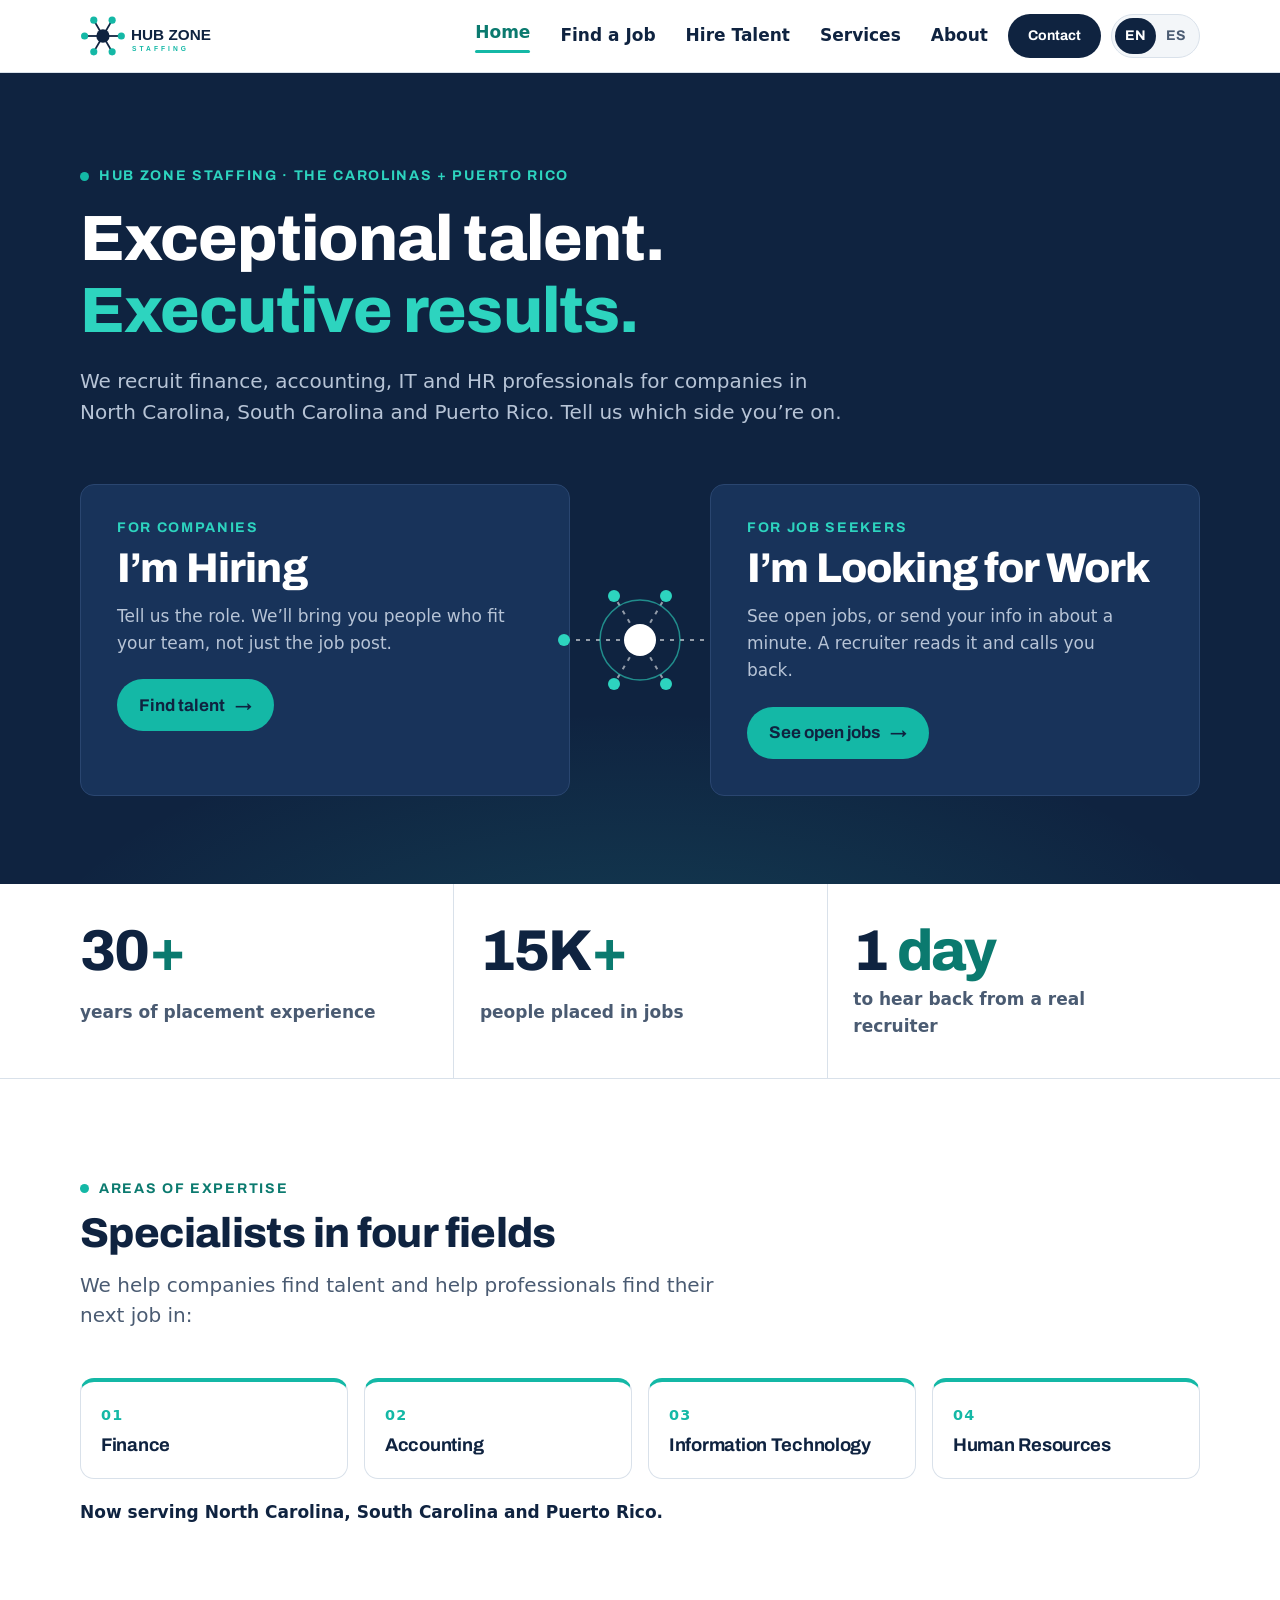
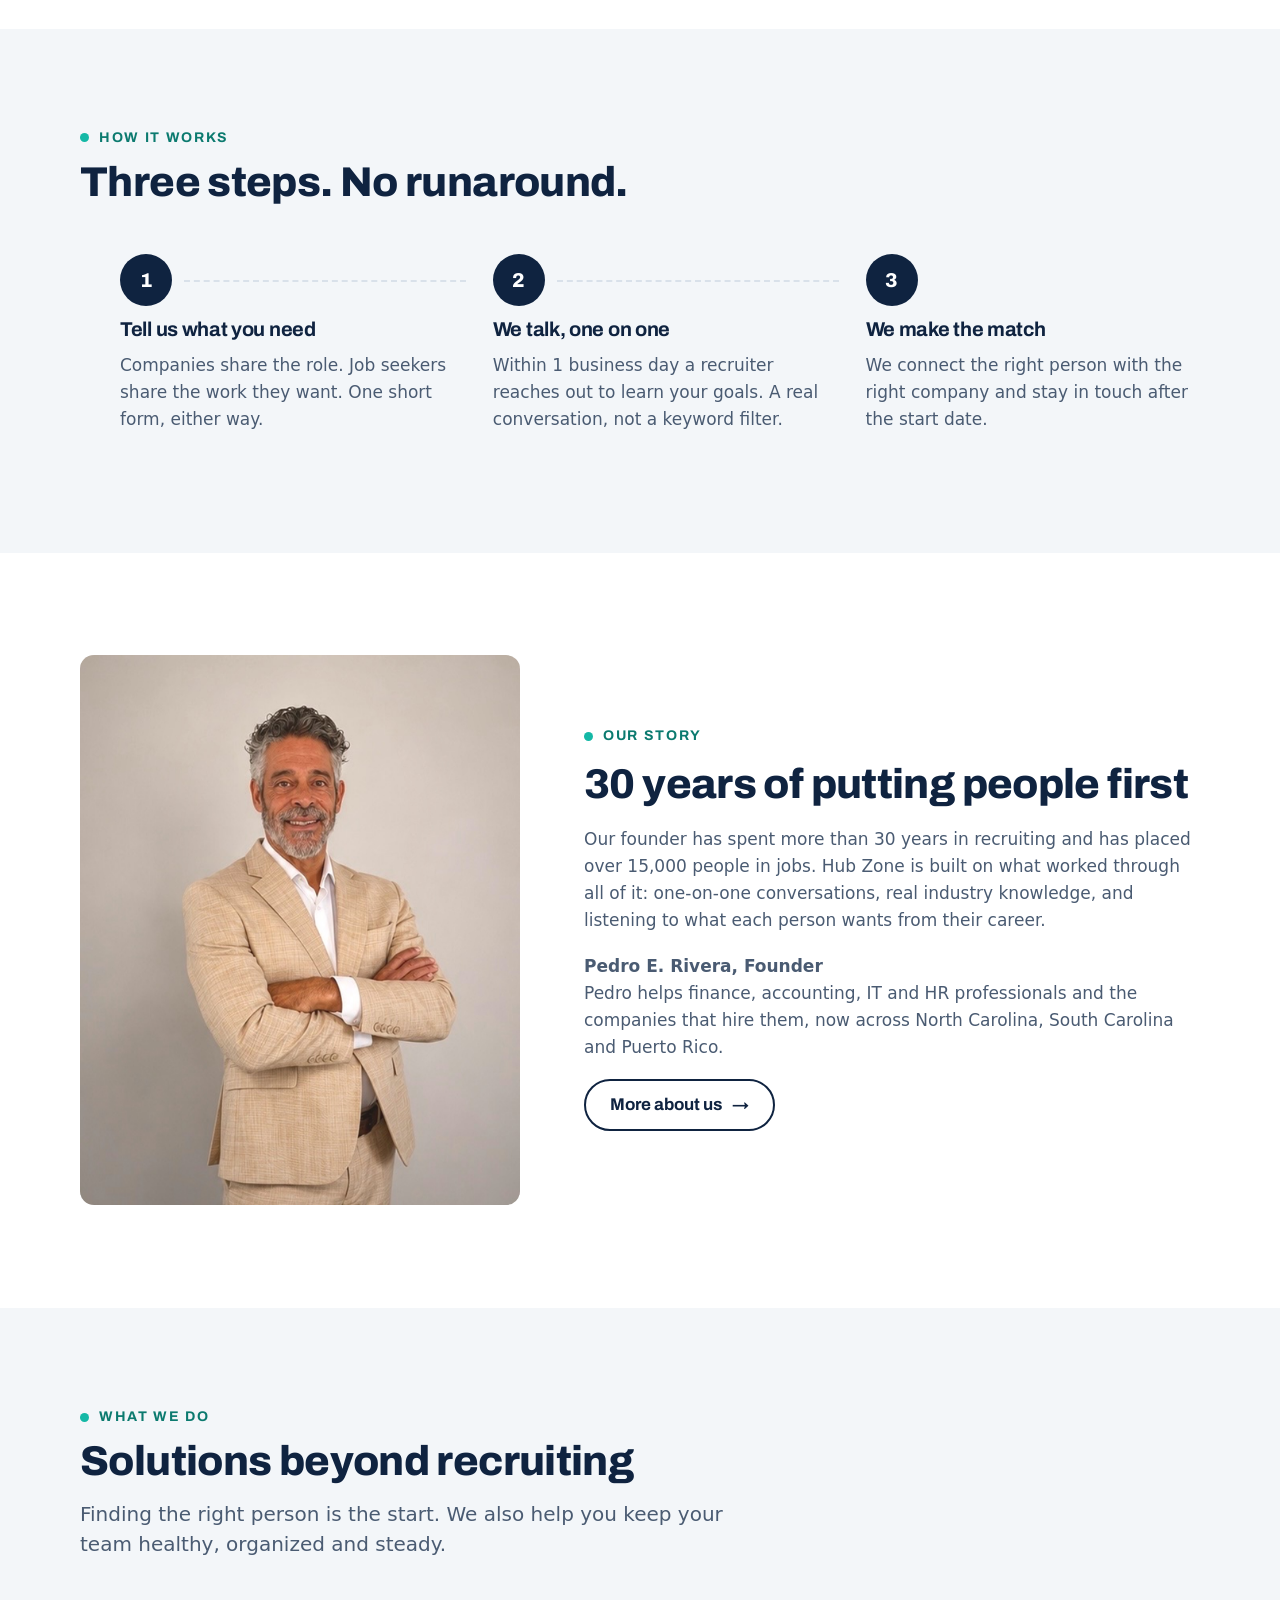
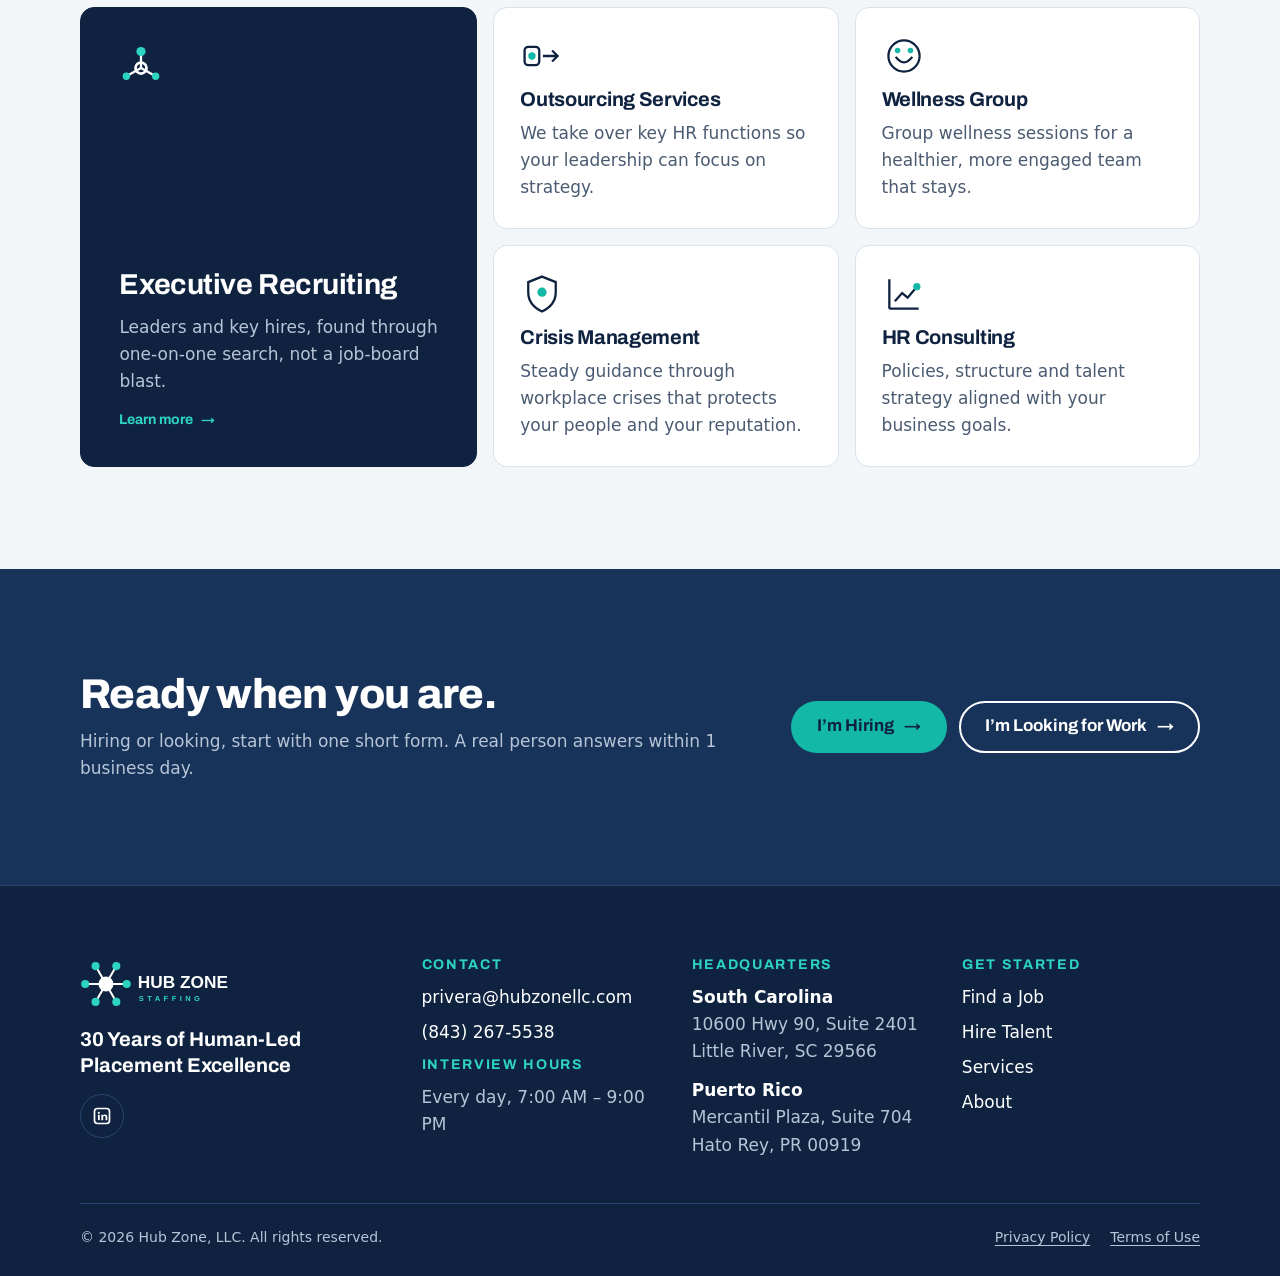
<file: index.html>
<!doctype html>
<html lang="en">
<head>
<meta charset="utf-8">
<meta name="viewport" content="width=device-width, initial-scale=1, viewport-fit=cover">
<title data-i18n="title.home">Hub Zone Staffing | Recruiting with a human touch</title>
<meta name="description" content="Hub Zone Staffing connects companies with the right people. 30+ years of placement experience, 15K+ placements, and an answer within 1 business day. Offices in Little River, SC and Hato Rey, PR.">
<meta name="theme-color" content="#0f2340">
<meta property="og:title" content="Hub Zone Staffing | Recruiting with a human touch">
<meta property="og:description" content="Hub Zone Staffing connects companies with the right people. 30+ years of placement experience, 15K+ placements, and an answer within 1 business day. Offices in Little River, SC and Hato Rey, PR.">
<meta property="og:type" content="website">
<link rel="icon" href="assets/hubzone-icon.svg" type="image/svg+xml">
<link rel="icon" href="assets/icon-192.png" type="image/png" sizes="192x192">
<link rel="icon" href="favicon.ico" sizes="48x48">
<link rel="apple-touch-icon" href="assets/apple-touch-icon.png">
<link rel="preconnect" href="https://fonts.googleapis.com">
<link rel="preconnect" href="https://fonts.gstatic.com" crossorigin>
<link rel="stylesheet" href="https://fonts.googleapis.com/css2?family=Archivo:wght@600;700;800&display=swap">
<link rel="stylesheet" href="css/styles.css">
<script src="js/i18n.js" defer></script>
<script src="js/main.js" defer></script>
</head>
<body>
<a class="skip-link" href="#main" data-i18n="a11y.skip">Skip to content</a>
<header class="site-header">
  <div class="wrap header-inner">
    <a class="brand" href="index.html"><img src="assets/hubzone-logo-light-bg.svg" width="153" height="46" alt="Hub Zone Staffing, home" data-i18n-attr="alt:a11y.home"></a>
    
    <div class="header-tools">
      <div class="lang-switch" role="group" aria-label="Language / Idioma">
        <button type="button" data-lang-btn="en" aria-pressed="true" lang="en">EN</button>
        <button type="button" data-lang-btn="es" aria-pressed="false" lang="es">ES</button>
      </div>
      <button class="menu-toggle" type="button" aria-expanded="false" aria-controls="site-nav"><span class="bars" aria-hidden="true"><span></span></span><span data-i18n="nav.menu">Menu</span></button>
      <nav class="nav" id="site-nav" aria-label="Main" data-i18n-attr="aria-label:a11y.mainnav">
        
        <ul class="nav-list">
          <li><a href="index.html" aria-current="page" data-i18n="nav.home">Home</a></li>
          <li><a href="find-a-job.html" data-i18n="nav.jobs">Find a Job</a></li>
          <li><a href="hire-talent.html" data-i18n="nav.hire">Hire Talent</a></li>
          <li><a href="services.html" data-i18n="nav.services">Services</a></li>
          <li><a href="about.html" data-i18n="nav.about">About</a></li>
        </ul>
        <a class="btn btn-navy" href="contact.html" data-i18n="nav.contact">Contact</a>
      </nav>
    </div>
  </div>
</header>
<main id="main">
<section class="hero on-dark">
  <div class="wrap">
    <div class="hero-copy">
      <span class="eyebrow" data-i18n="home.eyebrow">Hub Zone Staffing · The Carolinas + Puerto Rico</span>
      <h1 data-i18n="home.h1">Exceptional talent. <span class="accent">Executive results.</span></h1>
      <p data-i18n="home.lede" class="lede">We recruit finance, accounting, IT and HR professionals for companies in North Carolina, South Carolina and Puerto Rico. Tell us which side you’re on.</p>
    </div>
    <div class="doors">
      <a class="door" href="hire-talent.html">
        <span data-i18n="door.hire.k" class="door-kicker">For companies</span>
        <span data-i18n="door.hire.title" class="door-title">I’m Hiring</span>
        <span data-i18n="door.hire.text" class="door-text">Tell us the role. We’ll bring you people who fit your team, not just the job post.</span>
        <span class="door-go"><span data-i18n="door.hire.go">Find talent</span> <span class="arrow" aria-hidden="true">→</span></span>
      </a>
      <div class="hub-link" aria-hidden="true">
        <svg viewBox="0 0 140 140">
          <line class="spoke" x1="70" y1="70" x2="-6" y2="70"/>
          <line class="spoke" x1="70" y1="70" x2="146" y2="70"/>
          <line class="spoke" x1="70" y1="70" x2="44" y2="26"/>
          <line class="spoke" x1="70" y1="70" x2="96" y2="26"/>
          <line class="spoke" x1="70" y1="70" x2="44" y2="114"/>
          <line class="spoke" x1="70" y1="70" x2="96" y2="114"/>
          <circle class="pulse" cx="70" cy="70" r="40"/>
          <circle class="node" cx="44" cy="26" r="6"/><circle class="node" cx="96" cy="26" r="6"/>
          <circle class="node" cx="44" cy="114" r="6"/><circle class="node" cx="96" cy="114" r="6"/>
          <circle class="node" cx="-6" cy="70" r="6"/><circle class="node" cx="146" cy="70" r="6"/>
          <circle class="core" cx="70" cy="70" r="16"/>
        </svg>
      </div>
      <a class="door" href="find-a-job.html">
        <span data-i18n="door.work.k" class="door-kicker">For job seekers</span>
        <span data-i18n="door.work.title" class="door-title">I’m Looking for Work</span>
        <span data-i18n="door.work.text" class="door-text">See open jobs, or send your info in about a minute. A recruiter reads it and calls you back.</span>
        <span class="door-go"><span data-i18n="door.work.go">See open jobs</span> <span class="arrow" aria-hidden="true">→</span></span>
      </a>
    </div>
  </div>
</section>

<section class="stats" aria-label="Hub Zone in numbers" data-i18n-attr="aria-label:stats.label">
  
  <div class="wrap">
    <ul class="stats-grid">
      <li class="stat"><span class="stat-num">30<span class="unit">+</span></span><span data-i18n="stats.years" class="stat-label">years of placement experience</span></li>
      <li class="stat"><span class="stat-num">15K<span class="unit">+</span></span><span data-i18n="stats.placements" class="stat-label">people placed in jobs</span></li>
      <li class="stat"><span class="stat-num">1<span class="unit" data-i18n="stats.day.u"> day</span></span><span data-i18n="stats.day" class="stat-label">to hear back from a real recruiter</span></li>
    </ul>
  </div>
</section>

<section class="section">
  <div class="wrap">
    <div class="section-head">
      <span data-i18n="exp.eyebrow" class="eyebrow">Areas of expertise</span>
      <h2 data-i18n="exp.title">Specialists in four fields</h2>
      <p data-i18n="exp.text">We help companies find talent and help professionals find their next job in:</p>
    </div>
    <div class="expertise-grid">
      <div class="expertise"><span class="exp-num">01</span><h3 data-i18n="exp.fin">Finance</h3></div>
      <div class="expertise"><span class="exp-num">02</span><h3 data-i18n="exp.acc">Accounting</h3></div>
      <div class="expertise"><span class="exp-num">03</span><h3 data-i18n="exp.it">Information Technology</h3></div>
      <div class="expertise"><span class="exp-num">04</span><h3 data-i18n="exp.hr">Human Resources</h3></div>
    </div>
    <p class="exp-region" data-i18n="exp.region">Now serving North Carolina, South Carolina and Puerto Rico.</p>
  </div>
</section>

<section class="section section-mist">
  <div class="wrap">
    <div class="section-head">
      <span data-i18n="how.eyebrow" class="eyebrow">How it works</span>
      <h2 data-i18n="how.title">Three steps. No runaround.</h2>
    </div>
    <ol class="steps">
      <li class="step"><span class="step-num">1</span><h3 data-i18n="how.1.t">Tell us what you need</h3><p data-i18n="how.1.d">Companies share the role. Job seekers share the work they want. One short form, either way.</p></li>
      <li class="step"><span class="step-num">2</span><h3 data-i18n="how.2.t">We talk, one on one</h3><p data-i18n="how.2.d">Within 1 business day a recruiter reaches out to learn your goals. A real conversation, not a keyword filter.</p></li>
      <li class="step"><span class="step-num">3</span><h3 data-i18n="how.3.t">We make the match</h3><p data-i18n="how.3.d">We connect the right person with the right company and stay in touch after the start date.</p></li>
    </ol>
  </div>
</section>

<section class="section">
  <div class="wrap split">
    <div class="photo-frame"><img src="assets/founder.jpg" alt="Pedro E. Rivera, founder of Hub Zone Staffing" width="1108" height="1394"></div>
    <div class="split-copy">
      <span data-i18n="story.eyebrow" class="eyebrow">Our story</span>
      <h2 data-i18n="story.title">30 years of putting people first</h2>
      <p data-i18n="story.p1">Our founder has spent more than 30 years in recruiting and has placed over 15,000 people in jobs. Hub Zone is built on what worked through all of it: one-on-one conversations, real industry knowledge, and listening to what each person wants from their career.</p>
      <p><strong>Pedro E. Rivera, <span data-i18n="story.title2">Founder</span></strong><br><span data-i18n="story.p2">Pedro helps finance, accounting, IT and HR professionals and the companies that hire them, now across North Carolina, South Carolina and Puerto Rico.</span></p>
      <div><a class="btn btn-ghost" href="about.html"><span data-i18n="story.more">More about us</span> <span class="arrow" aria-hidden="true">→</span></a></div>
    </div>
  </div>
</section>

<section class="section section-mist">
  <div class="wrap">
    <div class="section-head">
      <span data-i18n="home.svc.eyebrow" class="eyebrow">What we do</span>
      <h2 data-i18n="home.svc.title">Solutions beyond recruiting</h2>
      <p data-i18n="home.svc.text">Finding the right person is the start. We also help you keep your team healthy, organized and steady.</p>
    </div>
    <div class="services-grid">
      <a class="service service-feature" href="services.html#executive-recruiting">
        <svg class="service-icon" viewBox="0 0 48 48" aria-hidden="true"><g class="s" stroke-width="2.5" fill="none"><line x1="24" y1="24" x2="24" y2="6"/><line x1="24" y1="24" x2="40" y2="33"/><line x1="24" y1="24" x2="8" y2="33"/></g><circle class="d" cx="24" cy="6" r="5"/><circle class="d" cx="40" cy="33" r="4"/><circle class="d" cx="8" cy="33" r="4"/><circle cx="24" cy="24" r="6" fill="none" class="s" stroke-width="3"/></svg>
        <div style="display:grid;gap:12px">
          <h3 data-i18n="svc.exec.t">Executive Recruiting</h3>
          <p data-i18n="svc.exec.d">Leaders and key hires, found through one-on-one search, not a job-board blast.</p>
          <span class="more"><span data-i18n="more.learn">Learn more</span> <span class="arrow" aria-hidden="true">→</span></span>
        </div>
      </a>
      <a class="service" style="grid-area:a" href="services.html#outsourcing"><svg class="service-icon" viewBox="0 0 48 48" aria-hidden="true"><g class="s" stroke-width="2.5" fill="none"><rect x="5" y="14" width="16" height="20" rx="4"/><path d="M25 24h16M35 18l6 6-6 6"/></g><circle class="d" cx="13" cy="24" r="4"/></svg><h3 data-i18n="svc.out.t">Outsourcing Services</h3><p data-i18n="svc.out.d">We take over key HR functions so your leadership can focus on strategy.</p></a>
      <a class="service" style="grid-area:b" href="services.html#wellness"><svg class="service-icon" viewBox="0 0 48 48" aria-hidden="true"><g class="s" stroke-width="2.5" fill="none"><circle cx="24" cy="24" r="17"/><path d="M15 25c3 4 6 6 9 6s6-2 9-6"/></g><circle class="d" cx="17" cy="18" r="3"/><circle class="d" cx="31" cy="18" r="3"/></svg><h3 data-i18n="svc.well.t">Wellness Group</h3><p data-i18n="svc.well.d">Group wellness sessions for a healthier, more engaged team that stays.</p></a>
      <a class="service" style="grid-area:c" href="services.html#crisis-management"><svg class="service-icon" viewBox="0 0 48 48" aria-hidden="true"><path class="s" stroke-width="2.5" fill="none" d="M24 5l15 6v11c0 10-6.5 17-15 21C15.5 39 9 32 9 22V11z"/><circle class="d" cx="24" cy="22" r="5"/></svg><h3 data-i18n="svc.crisis.t">Crisis Management</h3><p data-i18n="svc.crisis.d">Steady guidance through workplace crises that protects your people and your reputation.</p></a>
      <a class="service" style="grid-area:d" href="services.html#hr-consulting"><svg class="service-icon" viewBox="0 0 48 48" aria-hidden="true"><g class="s" stroke-width="2.5" fill="none"><path d="M8 40V8M8 40h32"/><path d="M14 32l8-9 6 5 10-12"/></g><circle class="d" cx="38" cy="16" r="4"/></svg><h3 data-i18n="svc.hr.t">HR Consulting</h3><p data-i18n="svc.hr.d">Policies, structure and talent strategy aligned with your business goals.</p></a>
    </div>
  </div>
</section>

<section class="section section-navy cta-section on-dark">
  <div class="wrap cta-band">
    <div>
      <h2 data-i18n="cta.title">Ready when you are.</h2>
      <p data-i18n="cta.text">Hiring or looking, start with one short form. A real person answers within 1 business day.</p>
    </div>
    <div class="cta-actions">
      <a class="btn btn-primary" href="hire-talent.html"><span data-i18n="door.hire.title">I’m Hiring</span> <span class="arrow" aria-hidden="true">→</span></a>
      <a class="btn btn-ghost" href="find-a-job.html"><span data-i18n="door.work.title">I’m Looking for Work</span> <span class="arrow" aria-hidden="true">→</span></a>
    </div>
  </div>
</section>
</main>
<footer class="site-footer">
  <div class="wrap">
    <div class="footer-grid">
      <div class="footer-brand">
        <img src="assets/hubzone-logo-dark-bg.svg" width="173" height="52" alt="Hub Zone Staffing">
        <p data-i18n="foot.motto" class="footer-motto">30 Years of Human-Led Placement Excellence</p>
        <ul class="socials"><li><a href="https://www.linkedin.com/in/pedror/" target="_blank" rel="noopener" aria-label="LinkedIn" title="LinkedIn"><svg viewBox="0 0 24 24" aria-hidden="true"><rect x="3" y="3" width="18" height="18" rx="3.5" fill="none" stroke="currentColor" stroke-width="2"/><circle cx="8.2" cy="8.2" r="1.3" fill="currentColor"/><rect x="7.1" y="10.5" width="2.2" height="6.5" fill="currentColor"/><path fill="currentColor" d="M11.2 10.5h2.1v1c.5-.8 1.4-1.2 2.4-1.2 1.8 0 2.7 1.1 2.7 3.1V17h-2.2v-3.3c0-1-.4-1.6-1.3-1.6s-1.5.6-1.5 1.6V17h-2.2z"/></svg></a></li></ul>
      </div>
      <div class="footer-col">
        <h2 data-i18n="foot.contact">Contact</h2>
        <ul>
          <li><a href="mailto:privera@hubzonellc.com">privera@hubzonellc.com</a></li>
          <li><a href="tel:+18432675538">(843) 267-5538</a></li>
        </ul>
        <h2 data-i18n="foot.hours">Interview hours</h2>
        <p data-i18n="foot.hours.val">Every day, 7:00 AM – 9:00 PM</p>
      </div>
      <div class="footer-col">
        <h2 data-i18n="foot.offices">Headquarters</h2>
        <address class="office-mini"><strong data-i18n="office.sc">South Carolina</strong>10600 Hwy 90, Suite 2401<br>Little River, SC 29566</address>
        <address class="office-mini"><strong data-i18n="office.pr">Puerto Rico</strong>Mercantil Plaza, Suite 704<br>Hato Rey, PR 00919</address>
      </div>
      <div class="footer-col">
        <h2 data-i18n="foot.go">Get started</h2>
        <ul>
          <li><a href="find-a-job.html" data-i18n="nav.jobs">Find a Job</a></li>
          <li><a href="hire-talent.html" data-i18n="nav.hire">Hire Talent</a></li>
          <li><a href="services.html" data-i18n="nav.services">Services</a></li>
          <li><a href="about.html" data-i18n="nav.about">About</a></li>
        </ul>
      </div>
    </div>
    <div class="footer-bottom">
      <p>© <span id="year">2026</span> Hub Zone, LLC. <span data-i18n="foot.rights">All rights reserved.</span></p>
      <ul>
        <li><a href="privacy.html" data-i18n="foot.privacy">Privacy Policy</a></li>
        <li><a href="terms.html" data-i18n="foot.terms">Terms of Use</a></li>
      </ul>
    </div>
  </div>
</footer>
</body>
</html>
</file>
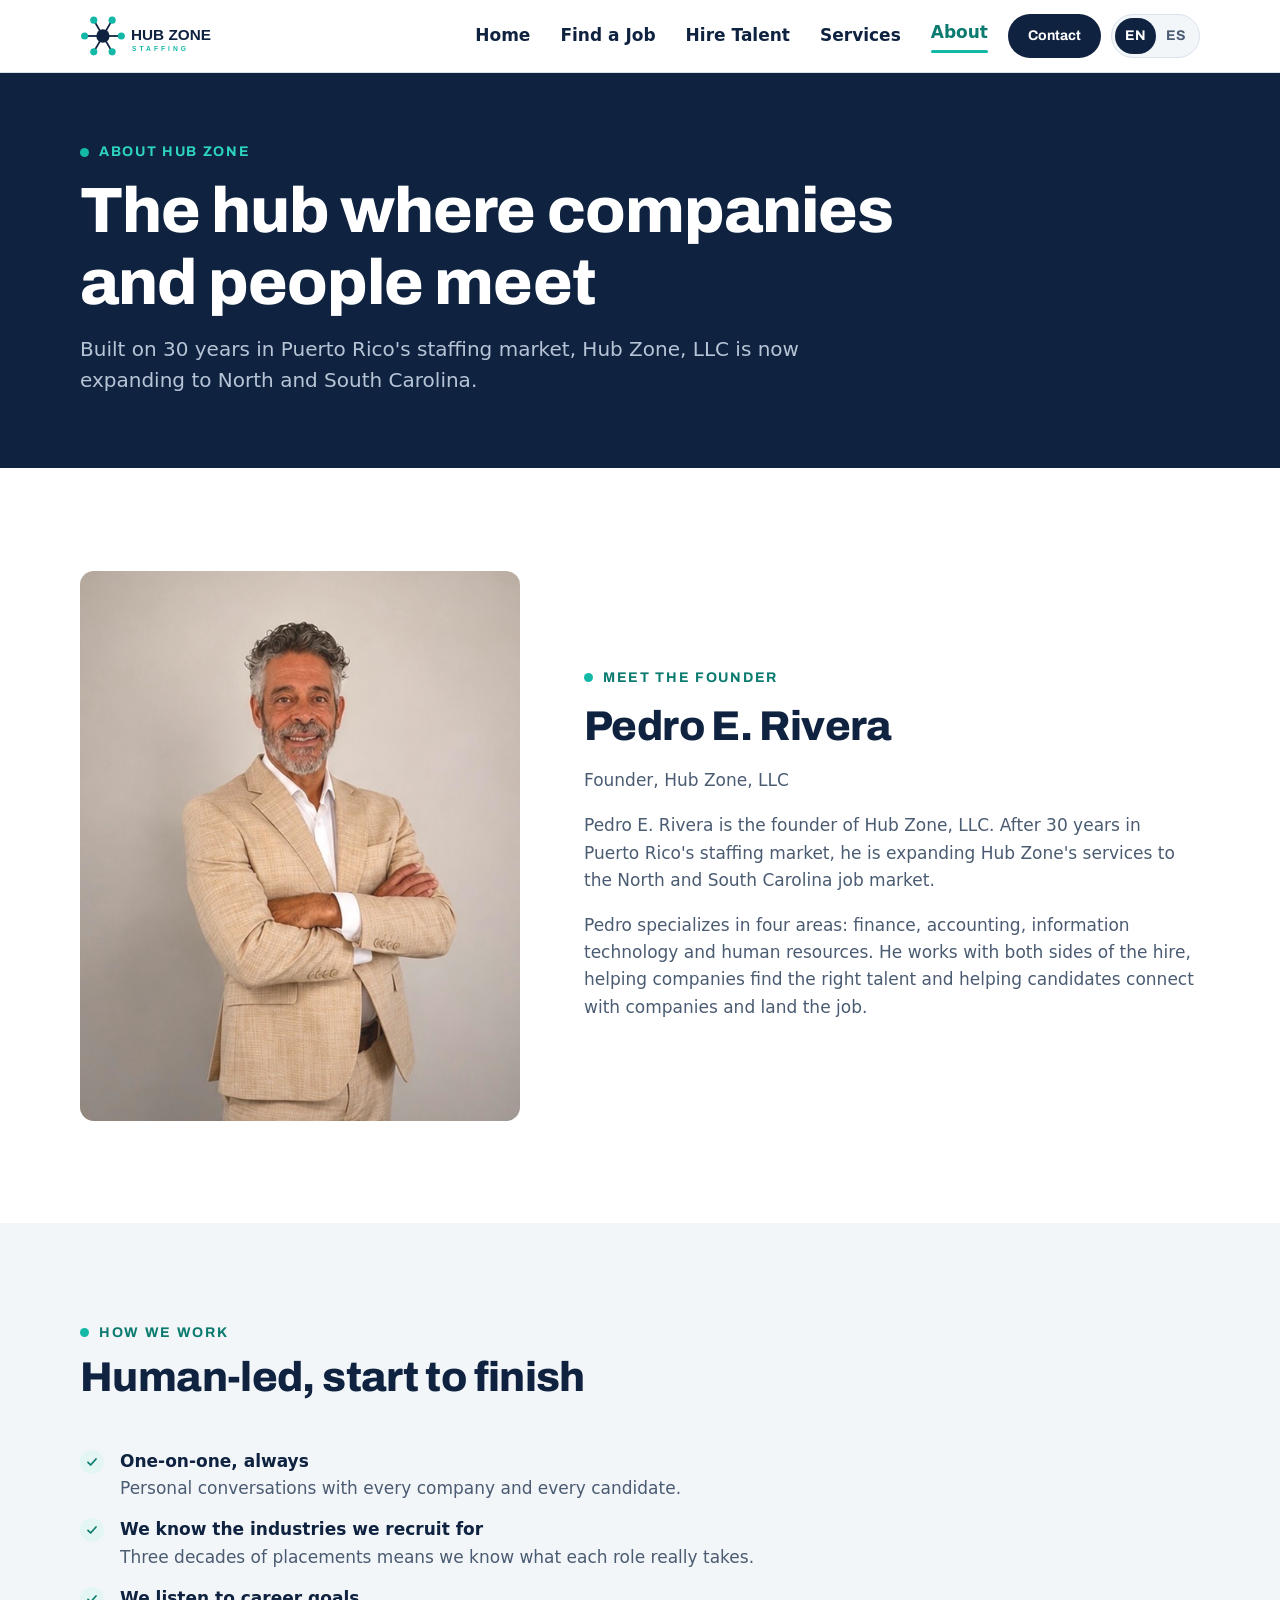
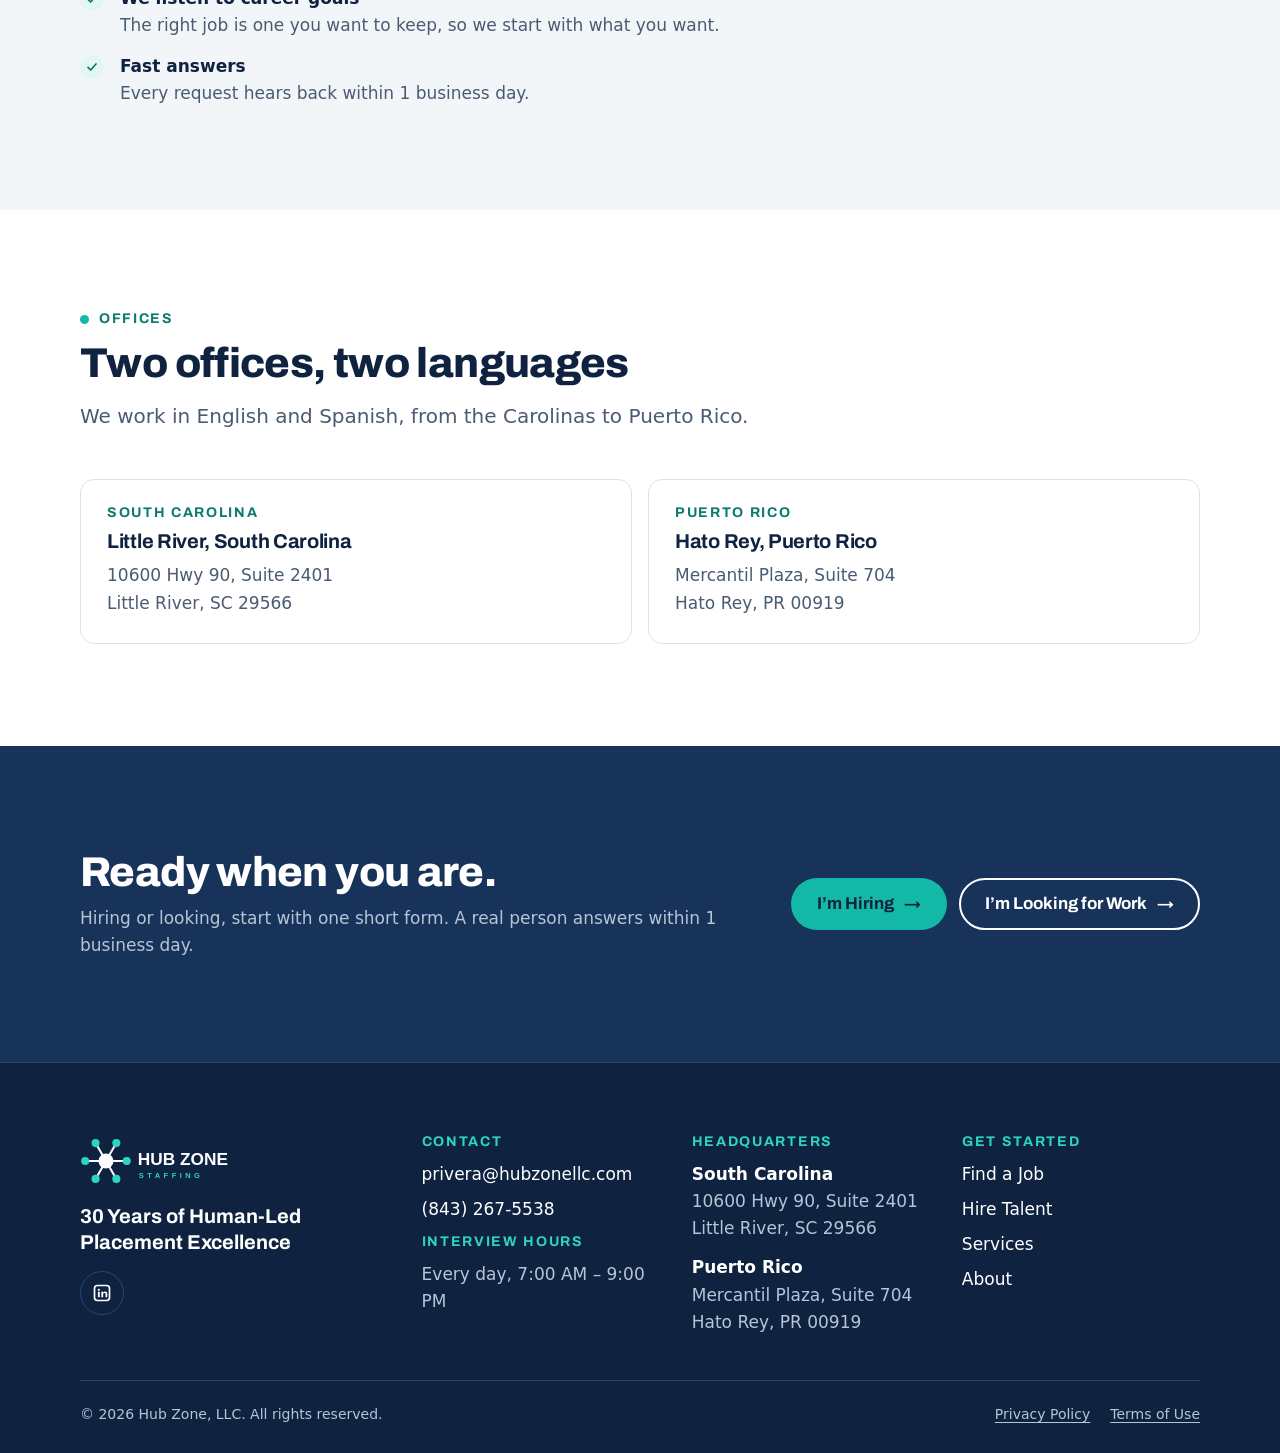
<file: about.html>
<!doctype html>
<html lang="en">
<head>
<meta charset="utf-8">
<meta name="viewport" content="width=device-width, initial-scale=1, viewport-fit=cover">
<title data-i18n="title.about">About | Hub Zone Staffing</title>
<meta name="description" content="Hub Zone Staffing brings 30+ years of one-on-one recruiting experience and 15K+ placements. Offices in Little River, SC and Hato Rey, Puerto Rico.">
<meta name="theme-color" content="#0f2340">
<meta property="og:title" content="About | Hub Zone Staffing">
<meta property="og:description" content="Hub Zone Staffing brings 30+ years of one-on-one recruiting experience and 15K+ placements. Offices in Little River, SC and Hato Rey, Puerto Rico.">
<meta property="og:type" content="website">
<link rel="icon" href="assets/hubzone-icon.svg" type="image/svg+xml">
<link rel="icon" href="assets/icon-192.png" type="image/png" sizes="192x192">
<link rel="icon" href="favicon.ico" sizes="48x48">
<link rel="apple-touch-icon" href="assets/apple-touch-icon.png">
<link rel="preconnect" href="https://fonts.googleapis.com">
<link rel="preconnect" href="https://fonts.gstatic.com" crossorigin>
<link rel="stylesheet" href="https://fonts.googleapis.com/css2?family=Archivo:wght@600;700;800&display=swap">
<link rel="stylesheet" href="css/styles.css">
<script src="js/i18n.js" defer></script>
<script src="js/main.js" defer></script>
</head>
<body>
<a class="skip-link" href="#main" data-i18n="a11y.skip">Skip to content</a>
<header class="site-header">
  <div class="wrap header-inner">
    <a class="brand" href="index.html"><img src="assets/hubzone-logo-light-bg.svg" width="153" height="46" alt="Hub Zone Staffing, home" data-i18n-attr="alt:a11y.home"></a>
    
    <div class="header-tools">
      <div class="lang-switch" role="group" aria-label="Language / Idioma">
        <button type="button" data-lang-btn="en" aria-pressed="true" lang="en">EN</button>
        <button type="button" data-lang-btn="es" aria-pressed="false" lang="es">ES</button>
      </div>
      <button class="menu-toggle" type="button" aria-expanded="false" aria-controls="site-nav"><span class="bars" aria-hidden="true"><span></span></span><span data-i18n="nav.menu">Menu</span></button>
      <nav class="nav" id="site-nav" aria-label="Main" data-i18n-attr="aria-label:a11y.mainnav">
        
        <ul class="nav-list">
          <li><a href="index.html" data-i18n="nav.home">Home</a></li>
          <li><a href="find-a-job.html" data-i18n="nav.jobs">Find a Job</a></li>
          <li><a href="hire-talent.html" data-i18n="nav.hire">Hire Talent</a></li>
          <li><a href="services.html" data-i18n="nav.services">Services</a></li>
          <li><a href="about.html" aria-current="page" data-i18n="nav.about">About</a></li>
        </ul>
        <a class="btn btn-navy" href="contact.html" data-i18n="nav.contact">Contact</a>
      </nav>
    </div>
  </div>
</header>
<main id="main">
<section class="page-hero on-dark">
  <div class="wrap">
    <span data-i18n="about.eyebrow" class="eyebrow">About Hub Zone</span>
    <h1 data-i18n="about.h1">The hub where companies and people meet</h1>
    <p data-i18n="about.lede" class="lede">Built on 30 years in Puerto Rico's staffing market, Hub Zone, LLC is now expanding to North and South Carolina.</p>
  </div>
</section>

<section class="section">
  <div class="wrap split">
    <div class="photo-frame"><img src="assets/founder.jpg" alt="Pedro E. Rivera, founder of Hub Zone Staffing" width="1108" height="1394"></div>
    <div class="split-copy">
      <span data-i18n="about.founder" class="eyebrow">Meet the founder</span>
      <h2>Pedro E. Rivera</h2>
      <p class="lead" data-i18n="about.title">Founder, Hub Zone, LLC</p>
      <p data-i18n="about.bio1">Pedro E. Rivera is the founder of Hub Zone, LLC. After 30 years in Puerto Rico's staffing market, he is expanding Hub Zone's services to the North and South Carolina job market.</p>
      <p data-i18n="about.bio2">Pedro specializes in four areas: finance, accounting, information technology and human resources. He works with both sides of the hire, helping companies find the right talent and helping candidates connect with companies and land the job.</p>
    </div>
  </div>
</section>

<section class="section section-mist">
  <div class="wrap">
    <div class="section-head">
      <span data-i18n="about.how.e" class="eyebrow">How we work</span>
      <h2 data-i18n="about.how.t">Human-led, start to finish</h2>
    </div>
    <ul class="check-list" style="max-width:760px">
      <li><div><strong data-i18n="about.v1t">One-on-one, always</strong><span data-i18n="about.v1d">Personal conversations with every company and every candidate.</span></div></li>
      <li><div><strong data-i18n="about.v2t">We know the industries we recruit for</strong><span data-i18n="about.v2d">Three decades of placements means we know what each role really takes.</span></div></li>
      <li><div><strong data-i18n="about.v3t">We listen to career goals</strong><span data-i18n="about.v3d">The right job is one you want to keep, so we start with what you want.</span></div></li>
      <li><div><strong data-i18n="about.v4t">Fast answers</strong><span data-i18n="about.v4d">Every request hears back within 1 business day.</span></div></li>
    </ul>
  </div>
</section>

<section class="section">
  <div class="wrap">
    <div class="section-head">
      <span data-i18n="foot.offices" class="eyebrow">Offices</span>
      <h2 data-i18n="about.off.t">Two offices, two languages</h2>
      <p data-i18n="about.off.d">We work in English and Spanish, from the Carolinas to Puerto Rico.</p>
    </div>
    <div class="offices">
      <div class="office"><span data-i18n="office.sc" class="office-tag">South Carolina</span><h3>Little River, South Carolina</h3><address>10600 Hwy 90, Suite 2401<br>Little River, SC 29566</address></div>
      <div class="office"><span data-i18n="office.pr" class="office-tag">Puerto Rico</span><h3>Hato Rey, Puerto Rico</h3><address>Mercantil Plaza, Suite 704<br>Hato Rey, PR 00919</address></div>
    </div>
  </div>
</section>
<section class="section section-navy cta-section on-dark">
  <div class="wrap cta-band">
    <div>
      <h2 data-i18n="cta.title">Ready when you are.</h2>
      <p data-i18n="cta.text">Hiring or looking, start with one short form. A real person answers within 1 business day.</p>
    </div>
    <div class="cta-actions">
      <a class="btn btn-primary" href="hire-talent.html"><span data-i18n="door.hire.title">I’m Hiring</span> <span class="arrow" aria-hidden="true">→</span></a>
      <a class="btn btn-ghost" href="find-a-job.html"><span data-i18n="door.work.title">I’m Looking for Work</span> <span class="arrow" aria-hidden="true">→</span></a>
    </div>
  </div>
</section>
</main>
<footer class="site-footer">
  <div class="wrap">
    <div class="footer-grid">
      <div class="footer-brand">
        <img src="assets/hubzone-logo-dark-bg.svg" width="173" height="52" alt="Hub Zone Staffing">
        <p data-i18n="foot.motto" class="footer-motto">30 Years of Human-Led Placement Excellence</p>
        <ul class="socials"><li><a href="https://www.linkedin.com/in/pedror/" target="_blank" rel="noopener" aria-label="LinkedIn" title="LinkedIn"><svg viewBox="0 0 24 24" aria-hidden="true"><rect x="3" y="3" width="18" height="18" rx="3.5" fill="none" stroke="currentColor" stroke-width="2"/><circle cx="8.2" cy="8.2" r="1.3" fill="currentColor"/><rect x="7.1" y="10.5" width="2.2" height="6.5" fill="currentColor"/><path fill="currentColor" d="M11.2 10.5h2.1v1c.5-.8 1.4-1.2 2.4-1.2 1.8 0 2.7 1.1 2.7 3.1V17h-2.2v-3.3c0-1-.4-1.6-1.3-1.6s-1.5.6-1.5 1.6V17h-2.2z"/></svg></a></li></ul>
      </div>
      <div class="footer-col">
        <h2 data-i18n="foot.contact">Contact</h2>
        <ul>
          <li><a href="mailto:privera@hubzonellc.com">privera@hubzonellc.com</a></li>
          <li><a href="tel:+18432675538">(843) 267-5538</a></li>
        </ul>
        <h2 data-i18n="foot.hours">Interview hours</h2>
        <p data-i18n="foot.hours.val">Every day, 7:00 AM – 9:00 PM</p>
      </div>
      <div class="footer-col">
        <h2 data-i18n="foot.offices">Headquarters</h2>
        <address class="office-mini"><strong data-i18n="office.sc">South Carolina</strong>10600 Hwy 90, Suite 2401<br>Little River, SC 29566</address>
        <address class="office-mini"><strong data-i18n="office.pr">Puerto Rico</strong>Mercantil Plaza, Suite 704<br>Hato Rey, PR 00919</address>
      </div>
      <div class="footer-col">
        <h2 data-i18n="foot.go">Get started</h2>
        <ul>
          <li><a href="find-a-job.html" data-i18n="nav.jobs">Find a Job</a></li>
          <li><a href="hire-talent.html" data-i18n="nav.hire">Hire Talent</a></li>
          <li><a href="services.html" data-i18n="nav.services">Services</a></li>
          <li><a href="about.html" data-i18n="nav.about">About</a></li>
        </ul>
      </div>
    </div>
    <div class="footer-bottom">
      <p>© <span id="year">2026</span> Hub Zone, LLC. <span data-i18n="foot.rights">All rights reserved.</span></p>
      <ul>
        <li><a href="privacy.html" data-i18n="foot.privacy">Privacy Policy</a></li>
        <li><a href="terms.html" data-i18n="foot.terms">Terms of Use</a></li>
      </ul>
    </div>
  </div>
</footer>
</body>
</html>
</file>
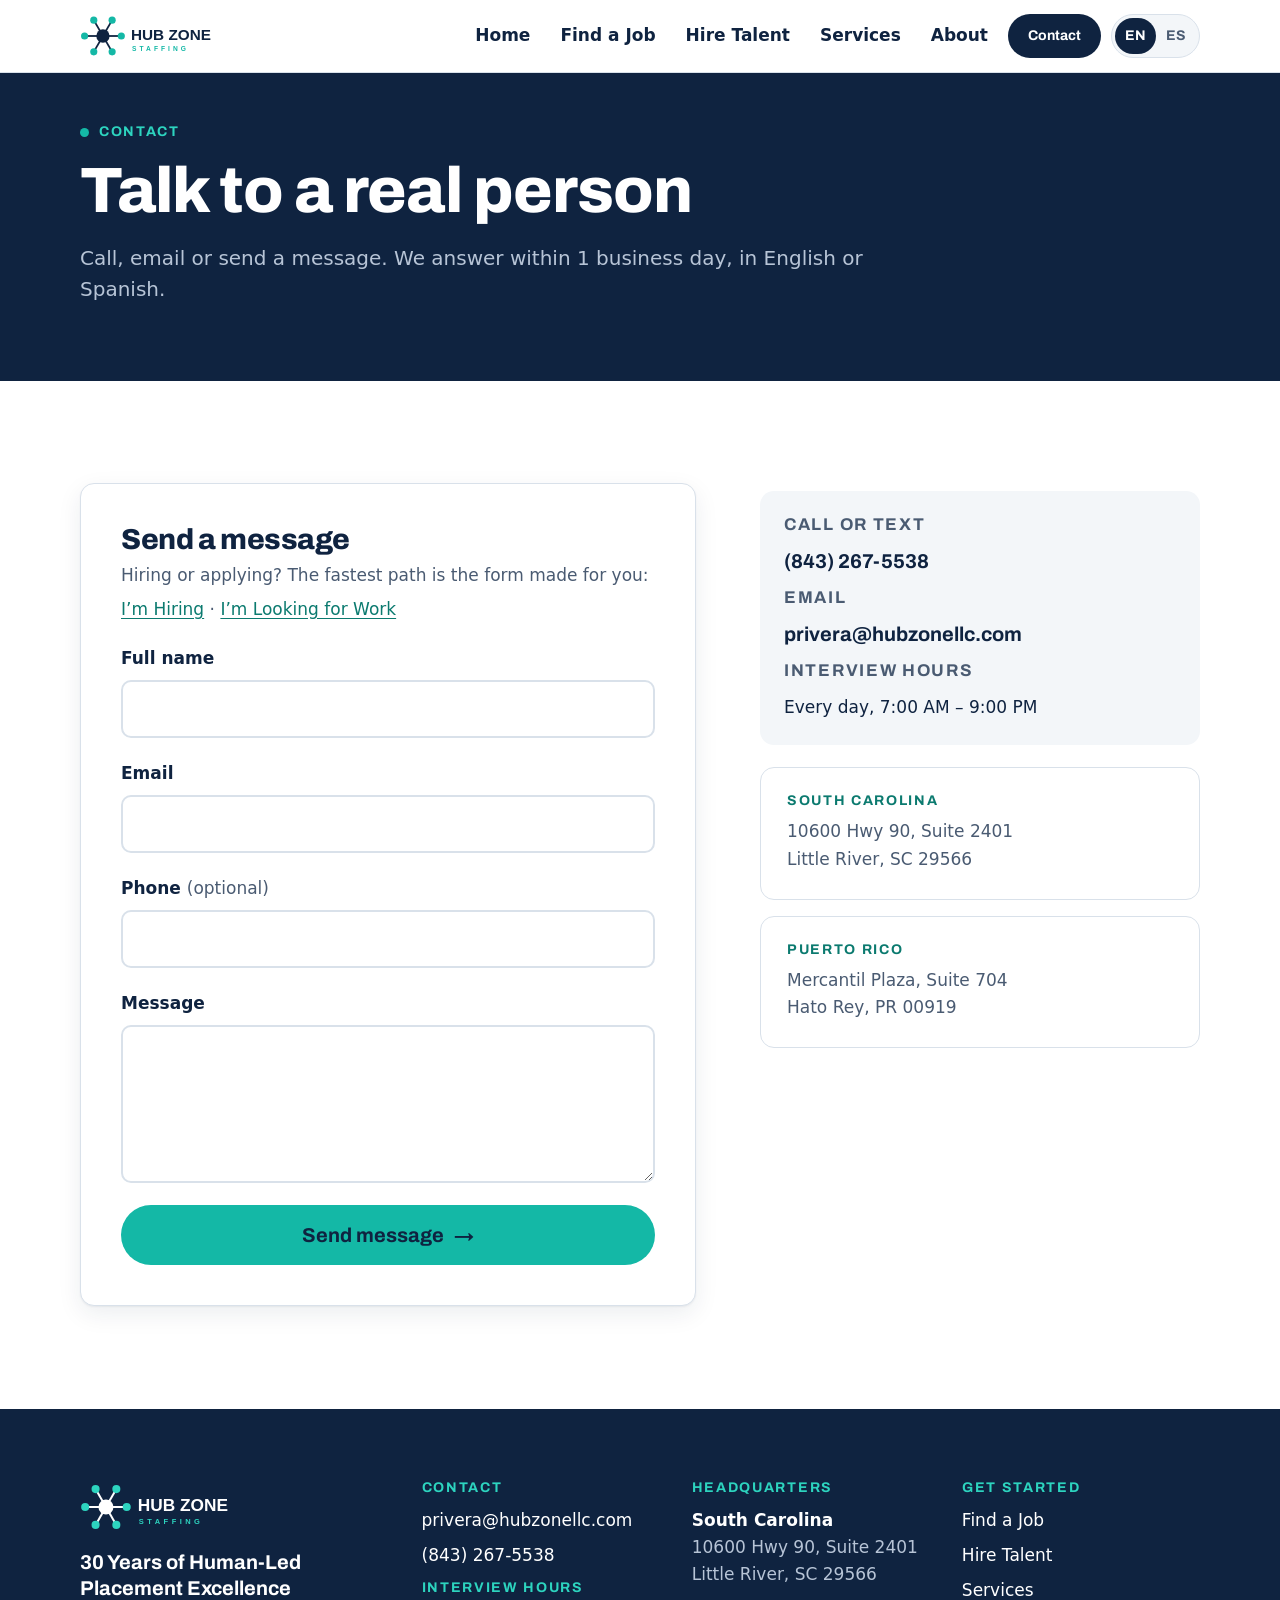
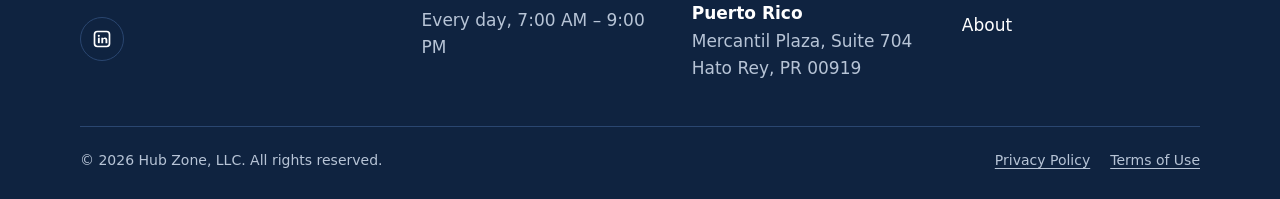
<file: contact.html>
<!doctype html>
<html lang="en">
<head>
<meta charset="utf-8">
<meta name="viewport" content="width=device-width, initial-scale=1, viewport-fit=cover">
<title data-i18n="title.contact">Contact | Hub Zone Staffing</title>
<meta name="description" content="Contact Hub Zone Staffing: (843) 267-5538, privera@hubzonellc.com. Offices in Little River, SC and Hato Rey, PR. Interviews 7 AM – 9 PM.">
<meta name="theme-color" content="#0f2340">
<meta property="og:title" content="Contact | Hub Zone Staffing">
<meta property="og:description" content="Contact Hub Zone Staffing: (843) 267-5538, privera@hubzonellc.com. Offices in Little River, SC and Hato Rey, PR. Interviews 7 AM – 9 PM.">
<meta property="og:type" content="website">
<link rel="icon" href="assets/hubzone-icon.svg" type="image/svg+xml">
<link rel="icon" href="assets/icon-192.png" type="image/png" sizes="192x192">
<link rel="icon" href="favicon.ico" sizes="48x48">
<link rel="apple-touch-icon" href="assets/apple-touch-icon.png">
<link rel="preconnect" href="https://fonts.googleapis.com">
<link rel="preconnect" href="https://fonts.gstatic.com" crossorigin>
<link rel="stylesheet" href="https://fonts.googleapis.com/css2?family=Archivo:wght@600;700;800&display=swap">
<link rel="stylesheet" href="css/styles.css">
<script src="js/i18n.js" defer></script>
<script src="js/main.js" defer></script>
</head>
<body>
<a class="skip-link" href="#main" data-i18n="a11y.skip">Skip to content</a>
<header class="site-header">
  <div class="wrap header-inner">
    <a class="brand" href="index.html"><img src="assets/hubzone-logo-light-bg.svg" width="153" height="46" alt="Hub Zone Staffing, home" data-i18n-attr="alt:a11y.home"></a>
    
    <div class="header-tools">
      <div class="lang-switch" role="group" aria-label="Language / Idioma">
        <button type="button" data-lang-btn="en" aria-pressed="true" lang="en">EN</button>
        <button type="button" data-lang-btn="es" aria-pressed="false" lang="es">ES</button>
      </div>
      <button class="menu-toggle" type="button" aria-expanded="false" aria-controls="site-nav"><span class="bars" aria-hidden="true"><span></span></span><span data-i18n="nav.menu">Menu</span></button>
      <nav class="nav" id="site-nav" aria-label="Main" data-i18n-attr="aria-label:a11y.mainnav">
        
        <ul class="nav-list">
          <li><a href="index.html" data-i18n="nav.home">Home</a></li>
          <li><a href="find-a-job.html" data-i18n="nav.jobs">Find a Job</a></li>
          <li><a href="hire-talent.html" data-i18n="nav.hire">Hire Talent</a></li>
          <li><a href="services.html" data-i18n="nav.services">Services</a></li>
          <li><a href="about.html" data-i18n="nav.about">About</a></li>
        </ul>
        <a class="btn btn-navy" href="contact.html" aria-current="page" data-i18n="nav.contact">Contact</a>
      </nav>
    </div>
  </div>
</header>
<main id="main">
<section class="page-hero on-dark compact">
  <div class="wrap">
    <span data-i18n="nav.contact" class="eyebrow">Contact</span>
    <h1 data-i18n="contact.h1">Talk to a real person</h1>
    <p data-i18n="contact.lede" class="lede">Call, email or send a message. We answer within 1 business day, in English or Spanish.</p>
  </div>
</section>

<section class="section">
  <div class="wrap two-col">
    <div class="form-shell">
      <form class="form" name="contact" method="POST" action="/thank-you.html" data-netlify="true" netlify-honeypot="bot-field">
          <div class="form-head"><h2 data-i18n="contact.form.t">Send a message</h2><p data-i18n="contact.form.d">Hiring or applying? The fastest path is the form made for you:</p><p><a href="hire-talent.html" data-i18n="door.hire.title">I’m Hiring</a> · <a href="find-a-job.html" data-i18n="door.work.title">I’m Looking for Work</a></p></div>
          <input type="hidden" name="form-name" value="contact">
          <input type="hidden" name="language" value="en">
          <p class="hidden-field"><label>Don’t fill this out: <input name="bot-field" tabindex="-1" autocomplete="off"></label></p>
          <div class="field">
            <label for="m-name"><span data-i18n="form.name">Full name</span></label>
            <input class="input" id="m-name" name="name" type="text" autocomplete="name" required>
          </div>
          <div class="field">
            <label for="m-email"><span data-i18n="form.email">Email</span></label>
            <input class="input" id="m-email" name="email" type="email" autocomplete="email" inputmode="email" required>
          </div>
          <div class="field">
            <label for="m-phone"><span data-i18n="form.phone">Phone</span> <span data-i18n="form.opt" class="opt">(optional)</span></label>
            <input class="input" id="m-phone" name="phone" type="tel" autocomplete="tel" inputmode="tel">
          </div>
          <div class="field">
            <label for="m-msg"><span data-i18n="form.msg">Message</span></label>
            <textarea class="textarea" id="m-msg" name="message" rows="5" required></textarea>
          </div>
          <div class="form-foot"><button class="btn btn-primary btn-block" type="submit"><span data-i18n="form.send.msg">Send message</span> <span class="arrow" aria-hidden="true">→</span></button></div>
      </form>
    </div>
    <aside class="aside">
      <div class="info-card">
        <h3 data-i18n="contact.call">Call or text</h3>
        <a class="big" href="tel:+18432675538">(843) 267-5538</a>
        <h3 data-i18n="contact.email">Email</h3>
        <a class="big" href="mailto:privera@hubzonellc.com">privera@hubzonellc.com</a>
        <h3 data-i18n="foot.hours">Interview hours</h3>
        <p data-i18n="foot.hours.val">Every day, 7:00 AM – 9:00 PM</p>
      </div>
      <div class="offices" style="grid-template-columns:1fr">
        <div class="office"><span data-i18n="office.sc" class="office-tag">South Carolina</span><address>10600 Hwy 90, Suite 2401<br>Little River, SC 29566</address></div>
        <div class="office"><span data-i18n="office.pr" class="office-tag">Puerto Rico</span><address>Mercantil Plaza, Suite 704<br>Hato Rey, PR 00919</address></div>
      </div>
    </aside>
  </div>
</section>
</main>
<footer class="site-footer">
  <div class="wrap">
    <div class="footer-grid">
      <div class="footer-brand">
        <img src="assets/hubzone-logo-dark-bg.svg" width="173" height="52" alt="Hub Zone Staffing">
        <p data-i18n="foot.motto" class="footer-motto">30 Years of Human-Led Placement Excellence</p>
        <ul class="socials"><li><a href="https://www.linkedin.com/in/pedror/" target="_blank" rel="noopener" aria-label="LinkedIn" title="LinkedIn"><svg viewBox="0 0 24 24" aria-hidden="true"><rect x="3" y="3" width="18" height="18" rx="3.5" fill="none" stroke="currentColor" stroke-width="2"/><circle cx="8.2" cy="8.2" r="1.3" fill="currentColor"/><rect x="7.1" y="10.5" width="2.2" height="6.5" fill="currentColor"/><path fill="currentColor" d="M11.2 10.5h2.1v1c.5-.8 1.4-1.2 2.4-1.2 1.8 0 2.7 1.1 2.7 3.1V17h-2.2v-3.3c0-1-.4-1.6-1.3-1.6s-1.5.6-1.5 1.6V17h-2.2z"/></svg></a></li></ul>
      </div>
      <div class="footer-col">
        <h2 data-i18n="foot.contact">Contact</h2>
        <ul>
          <li><a href="mailto:privera@hubzonellc.com">privera@hubzonellc.com</a></li>
          <li><a href="tel:+18432675538">(843) 267-5538</a></li>
        </ul>
        <h2 data-i18n="foot.hours">Interview hours</h2>
        <p data-i18n="foot.hours.val">Every day, 7:00 AM – 9:00 PM</p>
      </div>
      <div class="footer-col">
        <h2 data-i18n="foot.offices">Headquarters</h2>
        <address class="office-mini"><strong data-i18n="office.sc">South Carolina</strong>10600 Hwy 90, Suite 2401<br>Little River, SC 29566</address>
        <address class="office-mini"><strong data-i18n="office.pr">Puerto Rico</strong>Mercantil Plaza, Suite 704<br>Hato Rey, PR 00919</address>
      </div>
      <div class="footer-col">
        <h2 data-i18n="foot.go">Get started</h2>
        <ul>
          <li><a href="find-a-job.html" data-i18n="nav.jobs">Find a Job</a></li>
          <li><a href="hire-talent.html" data-i18n="nav.hire">Hire Talent</a></li>
          <li><a href="services.html" data-i18n="nav.services">Services</a></li>
          <li><a href="about.html" data-i18n="nav.about">About</a></li>
        </ul>
      </div>
    </div>
    <div class="footer-bottom">
      <p>© <span id="year">2026</span> Hub Zone, LLC. <span data-i18n="foot.rights">All rights reserved.</span></p>
      <ul>
        <li><a href="privacy.html" data-i18n="foot.privacy">Privacy Policy</a></li>
        <li><a href="terms.html" data-i18n="foot.terms">Terms of Use</a></li>
      </ul>
    </div>
  </div>
</footer>
</body>
</html>
</file>
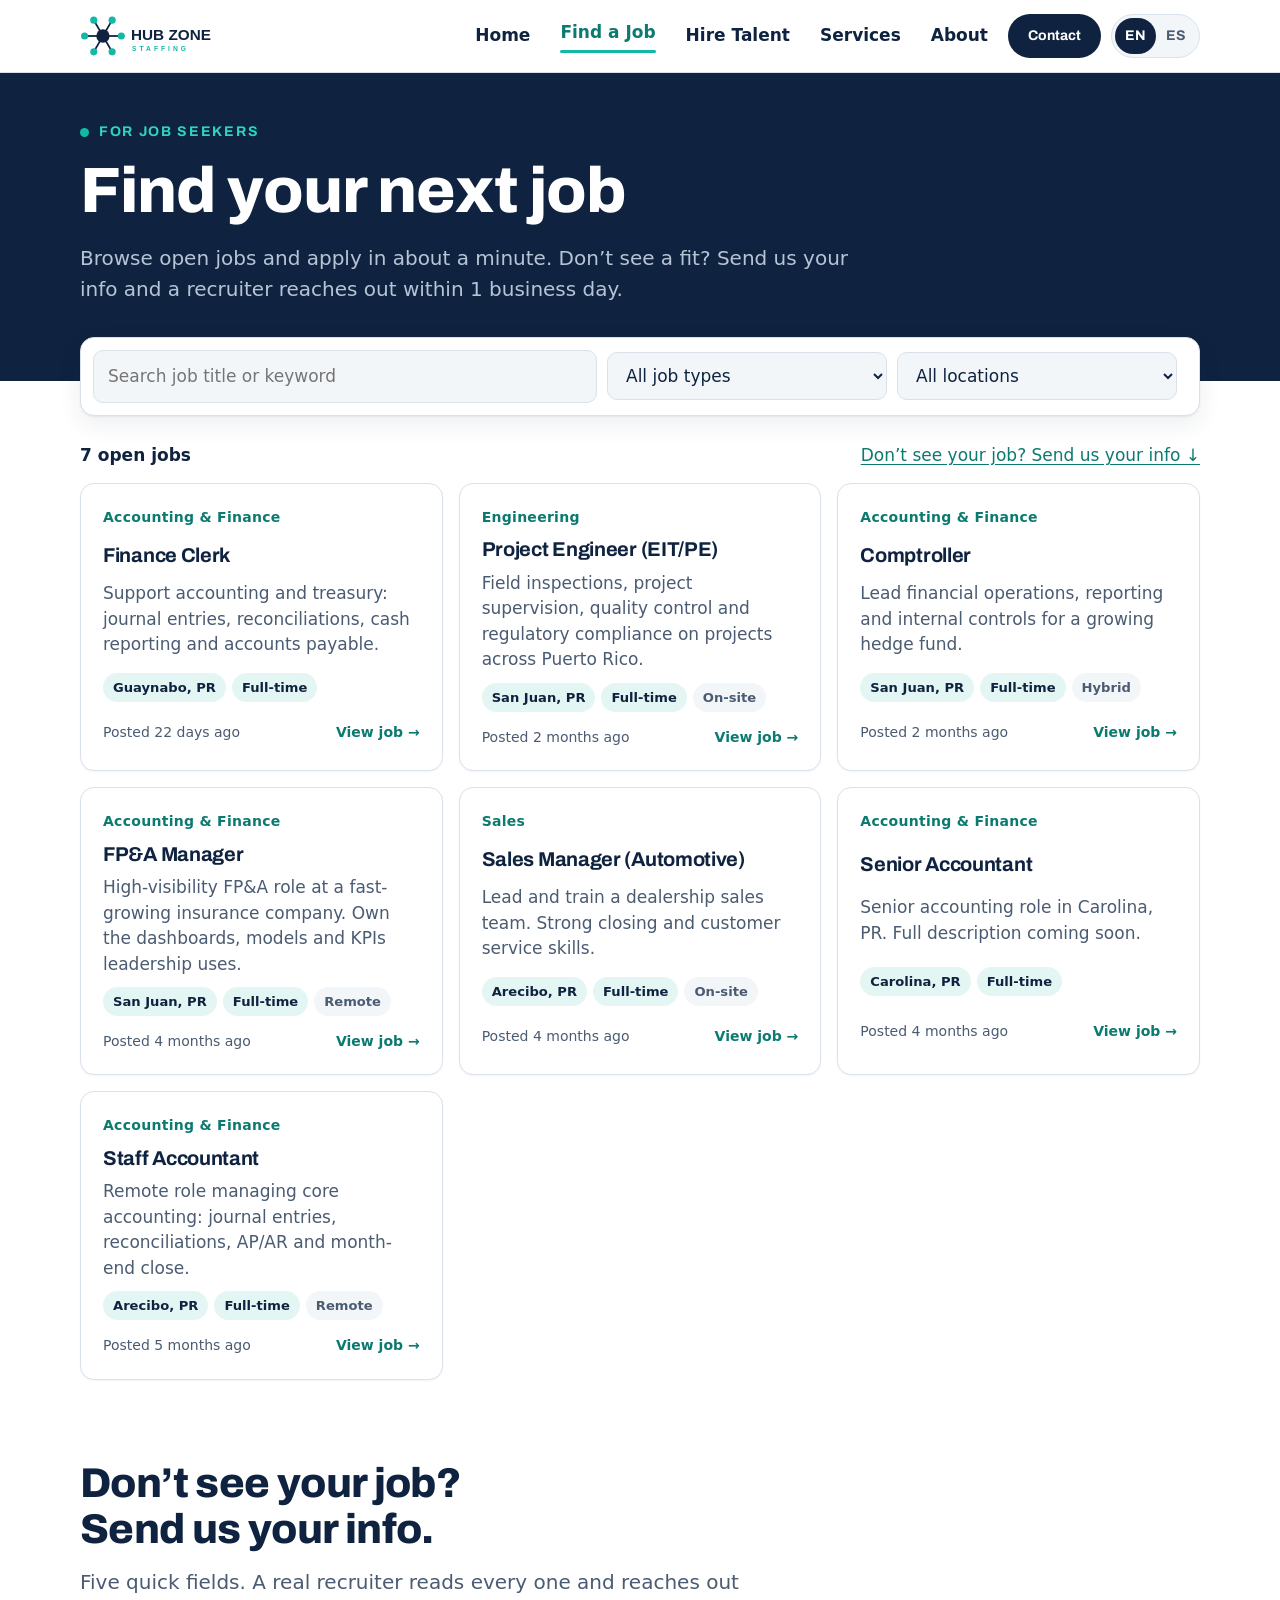
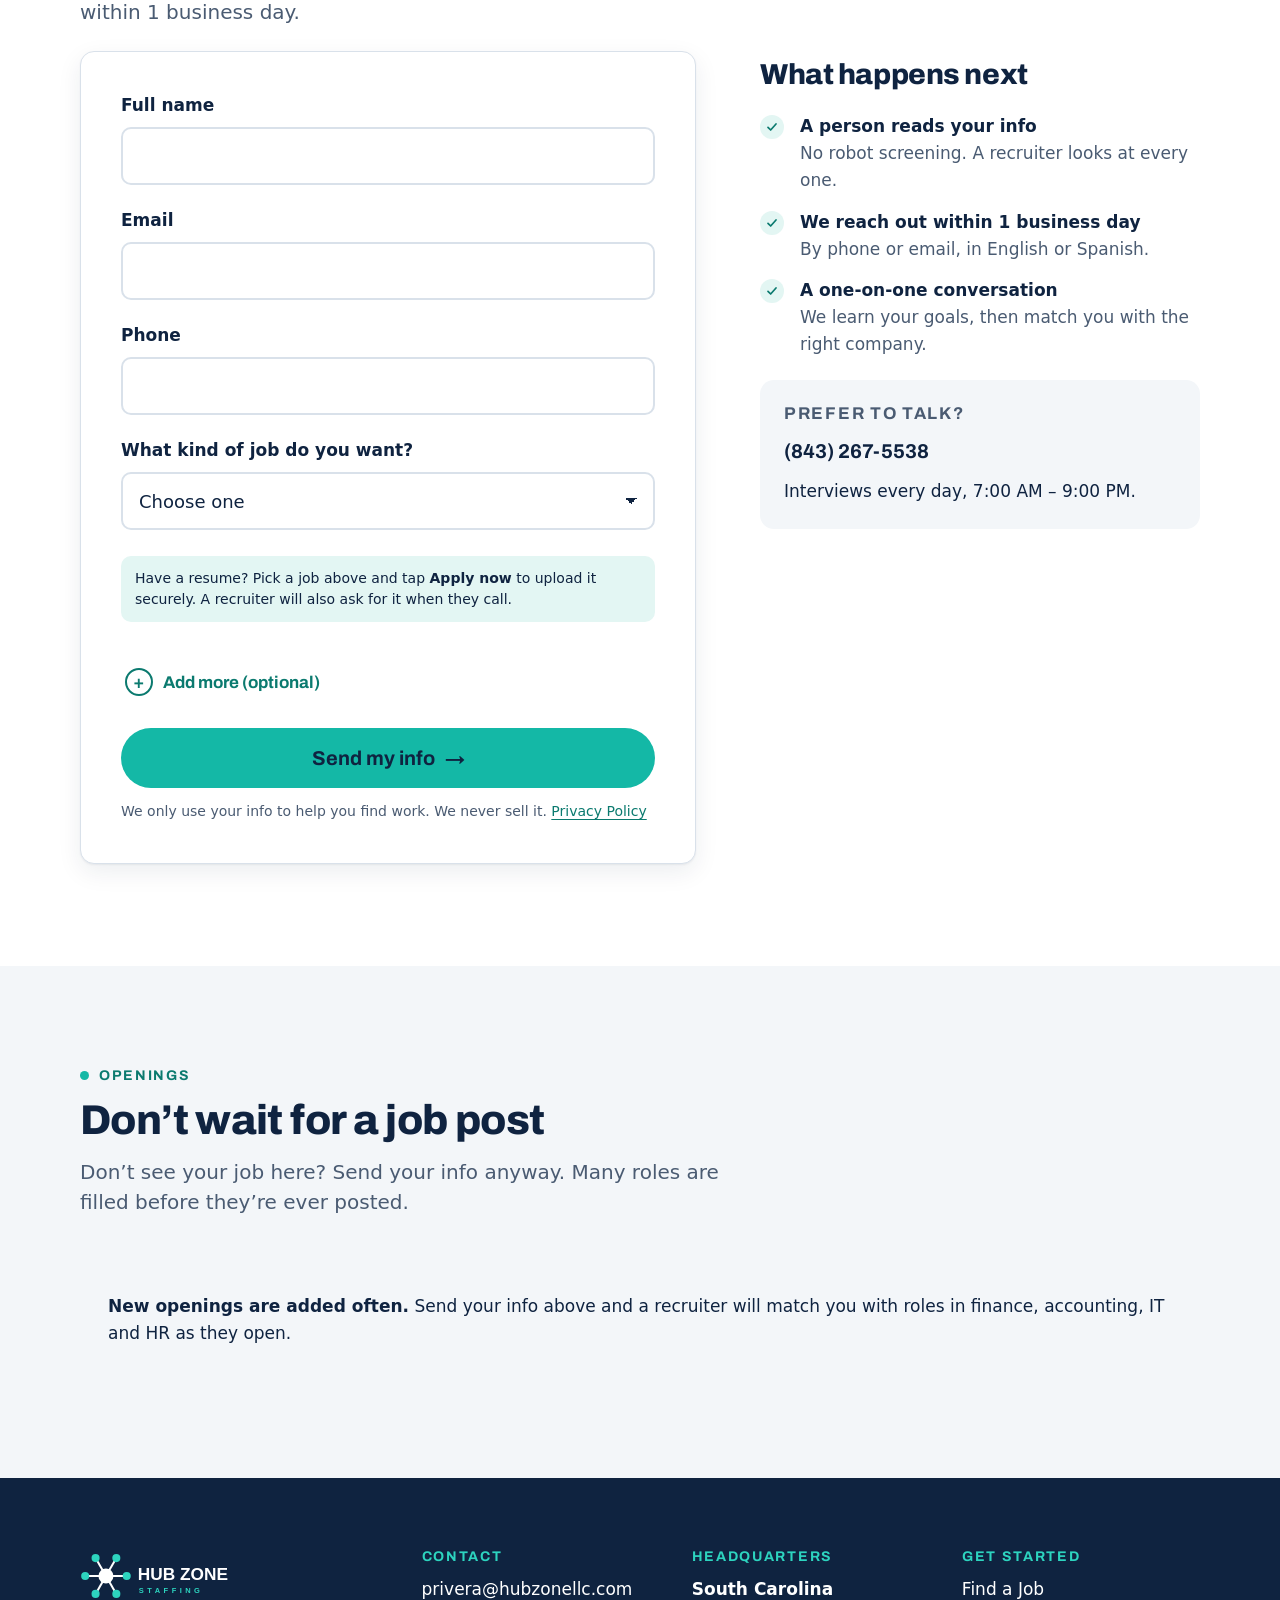
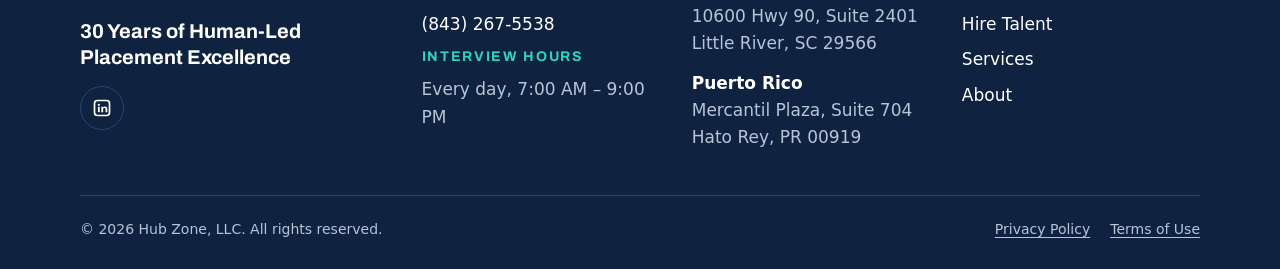
<file: find-a-job.html>
<!doctype html>
<html lang="en">
<head>
<meta charset="utf-8">
<meta name="viewport" content="width=device-width, initial-scale=1, viewport-fit=cover">
<title data-i18n="title.jobs">Find a Job | Hub Zone Staffing</title>
<meta name="description" content="Looking for work? Send your info to Hub Zone Staffing in about a minute. A recruiter reaches out within 1 business day.">
<meta name="theme-color" content="#0f2340">
<meta property="og:title" content="Find a Job | Hub Zone Staffing">
<meta property="og:description" content="Looking for work? Send your info to Hub Zone Staffing in about a minute. A recruiter reaches out within 1 business day.">
<meta property="og:type" content="website">
<link rel="icon" href="assets/hubzone-icon.svg" type="image/svg+xml">
<link rel="icon" href="assets/icon-192.png" type="image/png" sizes="192x192">
<link rel="icon" href="favicon.ico" sizes="48x48">
<link rel="apple-touch-icon" href="assets/apple-touch-icon.png">
<link rel="preconnect" href="https://fonts.googleapis.com">
<link rel="preconnect" href="https://fonts.gstatic.com" crossorigin>
<link rel="stylesheet" href="https://fonts.googleapis.com/css2?family=Archivo:wght@600;700;800&display=swap">
<link rel="stylesheet" href="css/styles.css">
<link rel="stylesheet" href="css/jobs.css">
<script src="js/i18n.js" defer></script>
<script src="js/main.js" defer></script>
<script src="data/jobs.js" defer></script>
<script src="js/jobs.js" defer></script>
</head>
<body>
<a class="skip-link" href="#main" data-i18n="a11y.skip">Skip to content</a>
<header class="site-header">
  <div class="wrap header-inner">
    <a class="brand" href="index.html"><img src="assets/hubzone-logo-light-bg.svg" width="153" height="46" alt="Hub Zone Staffing, home" data-i18n-attr="alt:a11y.home"></a>
    
    <div class="header-tools">
      <div class="lang-switch" role="group" aria-label="Language / Idioma">
        <button type="button" data-lang-btn="en" aria-pressed="true" lang="en">EN</button>
        <button type="button" data-lang-btn="es" aria-pressed="false" lang="es">ES</button>
      </div>
      <button class="menu-toggle" type="button" aria-expanded="false" aria-controls="site-nav"><span class="bars" aria-hidden="true"><span></span></span><span data-i18n="nav.menu">Menu</span></button>
      <nav class="nav" id="site-nav" aria-label="Main" data-i18n-attr="aria-label:a11y.mainnav">
        
        <ul class="nav-list">
          <li><a href="index.html" data-i18n="nav.home">Home</a></li>
          <li><a href="find-a-job.html" aria-current="page" data-i18n="nav.jobs">Find a Job</a></li>
          <li><a href="hire-talent.html" data-i18n="nav.hire">Hire Talent</a></li>
          <li><a href="services.html" data-i18n="nav.services">Services</a></li>
          <li><a href="about.html" data-i18n="nav.about">About</a></li>
        </ul>
        <a class="btn btn-navy" href="contact.html" data-i18n="nav.contact">Contact</a>
      </nav>
    </div>
  </div>
</header>
<main id="main">
<section class="page-hero on-dark compact">
  <div class="wrap">
    <span data-i18n="jobs.eyebrow" class="eyebrow">For job seekers</span>
    <h1 data-i18n="jobs.h1">Find your next job</h1>
    <p data-i18n="jobs.lede" class="lede">Browse open jobs and apply in about a minute. Don’t see a fit? Send us your info and a recruiter reaches out within 1 business day.</p>
  </div>
</section>

<section class="wrap jobs-tools" aria-label="Search jobs" data-i18n-attr="aria-label:jobs.search.label">
  <div class="jobs-search">
    <input class="q" id="jobs-q" type="search" placeholder="Search job title or keyword" aria-label="Search jobs" data-i18n-attr="placeholder:jobs.search.ph">
    <select id="jobs-cat" aria-label="Category"></select>
    <select id="jobs-loc" aria-label="Location"></select>
    <button class="jobs-clear" id="jobs-clear" type="button" hidden>Clear filters</button>
  </div>
</section>
<section class="wrap" style="padding-bottom:56px">
  <div class="jobs-meta"><span id="jobs-count">Loading jobs…</span><a href="#send-info" data-i18n="jobs.nofit">Don’t see your job? Send us your info ↓</a></div>
  <div class="jobs-grid" id="jobs-grid"></div>
</section>
<div class="job-drawer" id="jobs-drawer" hidden role="dialog" aria-modal="true" aria-labelledby="job-title">
  <button class="scrim" type="button" aria-label="Close"></button>
  <div class="panel" id="jobs-panel"></div>
</div>

<section class="section" id="send-info" style="padding-top:24px">
  <div class="wrap"><div class="section-head" style="margin-bottom:24px"><h2 data-i18n="jobs.send.t" style="font-size:var(--step-3)">Don’t see your job? Send us your info.</h2><p data-i18n="jobs.send.p">Five quick fields. A real recruiter reads every one and reaches out within 1 business day.</p></div></div>
  <div class="wrap two-col">
    <div class="form-shell">
      <form class="form" name="candidate" method="POST" action="/thank-you.html" data-netlify="true" netlify-honeypot="bot-field">
          <input type="hidden" name="form-name" value="candidate">
          <input type="hidden" name="language" value="en">
          <p class="hidden-field"><label>Don’t fill this out: <input name="bot-field" tabindex="-1" autocomplete="off"></label></p>
          <div class="field">
            <label for="c-name"><span data-i18n="form.name">Full name</span></label>
            <input class="input" id="c-name" name="name" type="text" autocomplete="name" required>
          </div>
          <div class="field">
            <label for="c-email"><span data-i18n="form.email">Email</span></label>
            <input class="input" id="c-email" name="email" type="email" autocomplete="email" inputmode="email" required>
          </div>
          <div class="field">
            <label for="c-phone"><span data-i18n="form.phone">Phone</span></label>
            <input class="input" id="c-phone" name="phone" type="tel" autocomplete="tel" inputmode="tel" required>
          </div>
          <div class="field">
            <label for="c-job"><span data-i18n="form.job">What kind of job do you want?</span></label>
            <select class="select" id="c-job" name="job_type" required>
              <option value="" disabled selected data-i18n="job.opt.0">Choose one</option>
              <option value="Finance" data-i18n="job.opt.1">Finance</option>
              <option value="Accounting" data-i18n="job.opt.2">Accounting</option>
              <option value="Information Technology" data-i18n="job.opt.3">Information Technology (IT)</option>
              <option value="Human Resources" data-i18n="job.opt.4">Human Resources (HR)</option>
              <option value="Executive / Leadership" data-i18n="job.opt.5">Executive / leadership</option>
              <option value="Other / Not sure" data-i18n="job.opt.8">Other / not sure yet</option>
            </select>
          </div>
          <p class="fine resume-note" data-i18n="form.resume.note">Have a resume? Pick a job above and tap <strong>Apply now</strong> to upload it securely. A recruiter will also ask for it when they call.</p>

          <button class="more-toggle" type="button" aria-expanded="false" aria-controls="more-fields"><span class="plus" aria-hidden="true">+</span><span data-i18n="form.more">Add more (optional)</span></button>
          <div class="more-fields" id="more-fields" hidden>
            <div class="field">
            <label for="c-linkedin"><span data-i18n="form.linkedin">LinkedIn profile</span> <span data-i18n="form.opt" class="opt">(optional)</span></label>
            <input class="input" id="c-linkedin" name="linkedin" type="url" inputmode="url" placeholder="https://linkedin.com/in/…">
          </div>
            <div class="field">
            <label for="c-video"><span data-i18n="form.video">Short video intro (link)</span> <span data-i18n="form.opt" class="opt">(optional)</span></label>
            <input class="input" id="c-video" name="video_link" type="url" inputmode="url" placeholder="YouTube, Loom, Google Drive…" aria-describedby="c-video-hint"><span class="hint" id="c-video-hint" data-i18n="form.video.hint">A 30–60 second video about you helps companies get to know you.</span>
          </div>
            <div class="field">
            <label for="c-notes"><span data-i18n="form.notes">Anything else we should know?</span> <span data-i18n="form.opt" class="opt">(optional)</span></label>
            <textarea class="textarea" id="c-notes" name="notes" rows="4"></textarea>
          </div>
          </div>

          <div class="form-foot">
            <button class="btn btn-primary btn-block" type="submit"><span data-i18n="form.send.job">Send my info</span> <span class="arrow" aria-hidden="true">→</span></button>
            <p class="fine"><span data-i18n="form.privacy">We only use your info to help you find work. We never sell it.</span> <a href="privacy.html" data-i18n="foot.privacy">Privacy Policy</a></p>
          </div>
      </form>
    </div>

    <aside class="aside">
      <h2 data-i18n="jobs.next.t" style="font-size:var(--step-2)">What happens next</h2>
      <ul class="check-list">
        <li><div><strong data-i18n="jobs.next.1t">A person reads your info</strong><span data-i18n="jobs.next.1d">No robot screening. A recruiter looks at every one.</span></div></li>
        <li><div><strong data-i18n="jobs.next.2t">We reach out within 1 business day</strong><span data-i18n="jobs.next.2d">By phone or email, in English or Spanish.</span></div></li>
        <li><div><strong data-i18n="jobs.next.3t">A one-on-one conversation</strong><span data-i18n="jobs.next.3d">We learn your goals, then match you with the right company.</span></div></li>
      </ul>
      <div class="info-card">
        <h3 data-i18n="jobs.talk">Prefer to talk?</h3>
        <a class="big" href="tel:+18432675538">(843) 267-5538</a>
        <p data-i18n="jobs.talk.hours">Interviews every day, 7:00 AM – 9:00 PM.</p>
      </div>
    </aside>
  </div>
</section>

<section class="section section-mist">
  <div class="wrap">
    <div class="section-head">
      <span data-i18n="roles.eyebrow" class="eyebrow">Openings</span>
      <h2 data-i18n="roles.title">Don’t wait for a job post</h2>
      <p data-i18n="roles.text">Don’t see your job here? Send your info anyway. Many roles are filled before they’re ever posted.</p>
    </div>
    <div class="roles-empty">
      <p data-i18n="roles.none"><strong>New openings are added often.</strong> Send your info above and a recruiter will match you with roles in finance, accounting, IT and HR as they open.</p>
    </div>
  </div>
</section>
</main>
<footer class="site-footer">
  <div class="wrap">
    <div class="footer-grid">
      <div class="footer-brand">
        <img src="assets/hubzone-logo-dark-bg.svg" width="173" height="52" alt="Hub Zone Staffing">
        <p data-i18n="foot.motto" class="footer-motto">30 Years of Human-Led Placement Excellence</p>
        <ul class="socials"><li><a href="https://www.linkedin.com/in/pedror/" target="_blank" rel="noopener" aria-label="LinkedIn" title="LinkedIn"><svg viewBox="0 0 24 24" aria-hidden="true"><rect x="3" y="3" width="18" height="18" rx="3.5" fill="none" stroke="currentColor" stroke-width="2"/><circle cx="8.2" cy="8.2" r="1.3" fill="currentColor"/><rect x="7.1" y="10.5" width="2.2" height="6.5" fill="currentColor"/><path fill="currentColor" d="M11.2 10.5h2.1v1c.5-.8 1.4-1.2 2.4-1.2 1.8 0 2.7 1.1 2.7 3.1V17h-2.2v-3.3c0-1-.4-1.6-1.3-1.6s-1.5.6-1.5 1.6V17h-2.2z"/></svg></a></li></ul>
      </div>
      <div class="footer-col">
        <h2 data-i18n="foot.contact">Contact</h2>
        <ul>
          <li><a href="mailto:privera@hubzonellc.com">privera@hubzonellc.com</a></li>
          <li><a href="tel:+18432675538">(843) 267-5538</a></li>
        </ul>
        <h2 data-i18n="foot.hours">Interview hours</h2>
        <p data-i18n="foot.hours.val">Every day, 7:00 AM – 9:00 PM</p>
      </div>
      <div class="footer-col">
        <h2 data-i18n="foot.offices">Headquarters</h2>
        <address class="office-mini"><strong data-i18n="office.sc">South Carolina</strong>10600 Hwy 90, Suite 2401<br>Little River, SC 29566</address>
        <address class="office-mini"><strong data-i18n="office.pr">Puerto Rico</strong>Mercantil Plaza, Suite 704<br>Hato Rey, PR 00919</address>
      </div>
      <div class="footer-col">
        <h2 data-i18n="foot.go">Get started</h2>
        <ul>
          <li><a href="find-a-job.html" data-i18n="nav.jobs">Find a Job</a></li>
          <li><a href="hire-talent.html" data-i18n="nav.hire">Hire Talent</a></li>
          <li><a href="services.html" data-i18n="nav.services">Services</a></li>
          <li><a href="about.html" data-i18n="nav.about">About</a></li>
        </ul>
      </div>
    </div>
    <div class="footer-bottom">
      <p>© <span id="year">2026</span> Hub Zone, LLC. <span data-i18n="foot.rights">All rights reserved.</span></p>
      <ul>
        <li><a href="privacy.html" data-i18n="foot.privacy">Privacy Policy</a></li>
        <li><a href="terms.html" data-i18n="foot.terms">Terms of Use</a></li>
      </ul>
    </div>
  </div>
</footer>
</body>
</html>
</file>
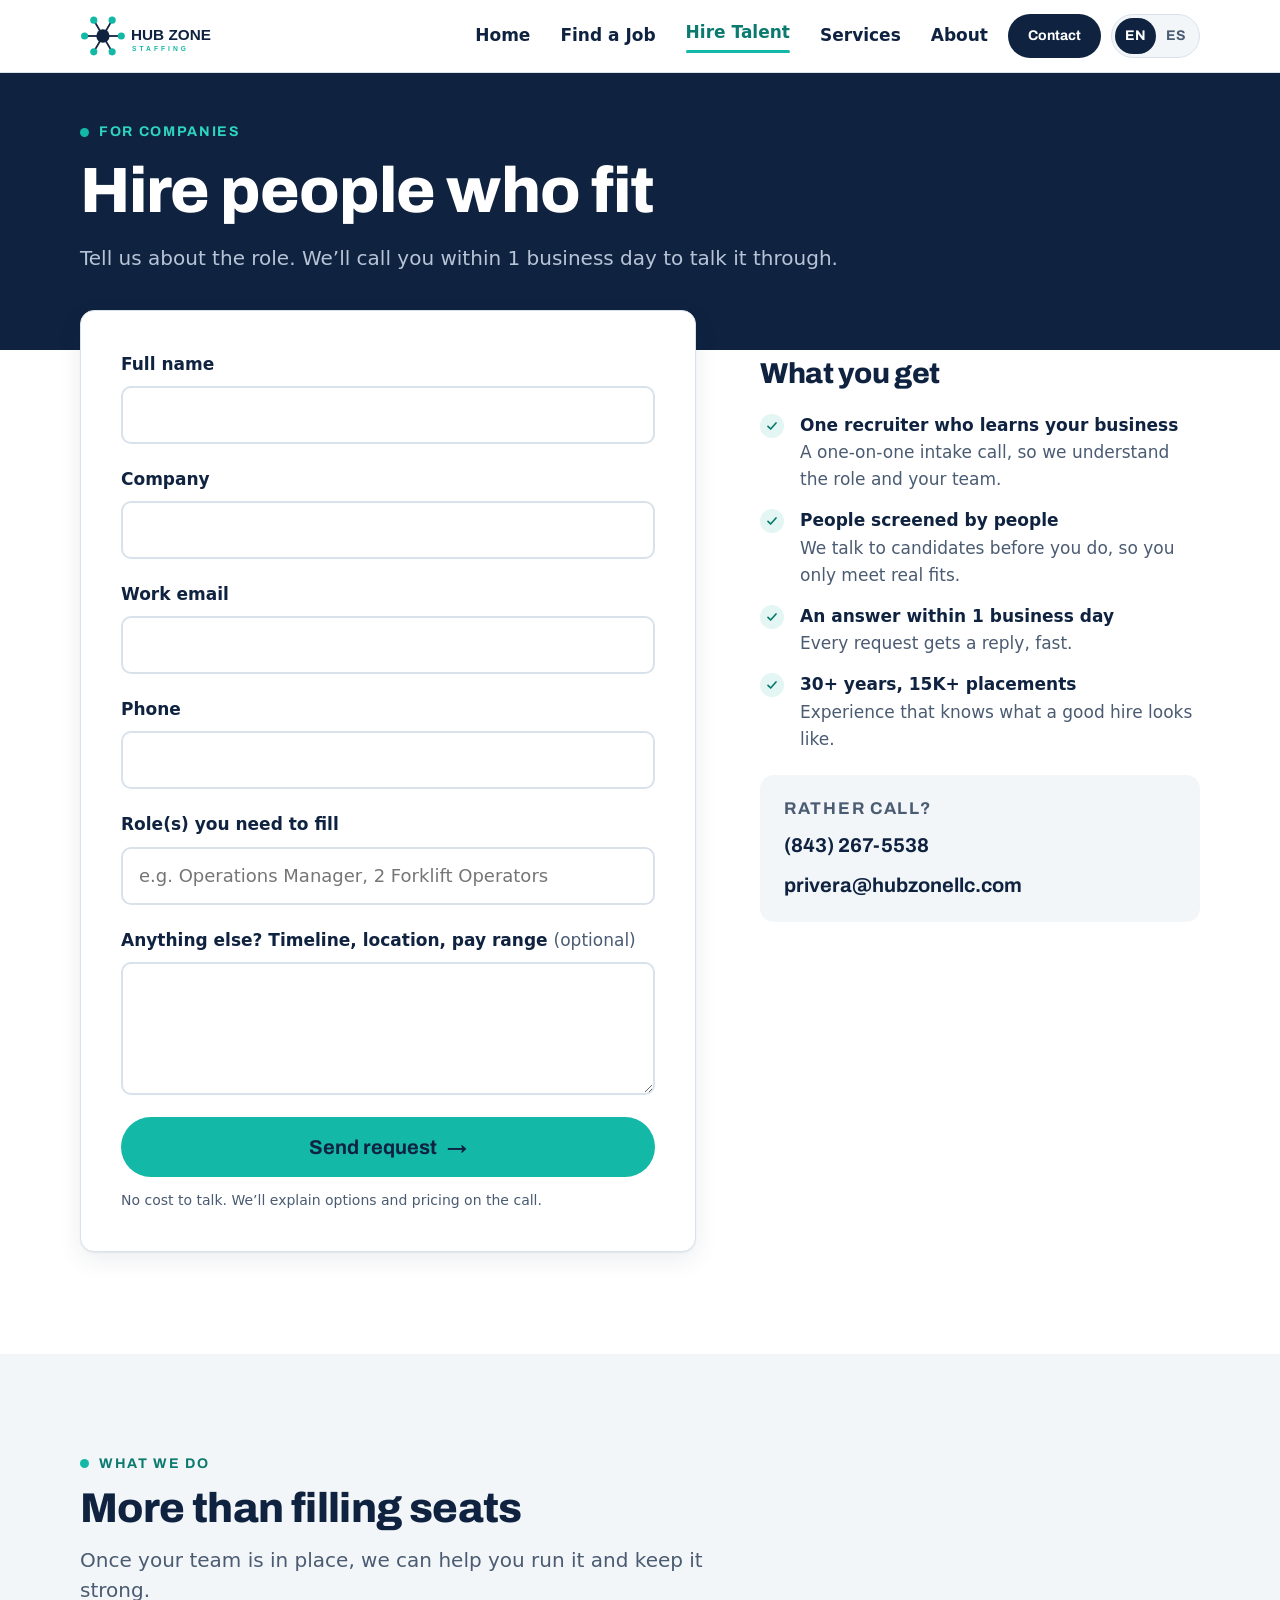
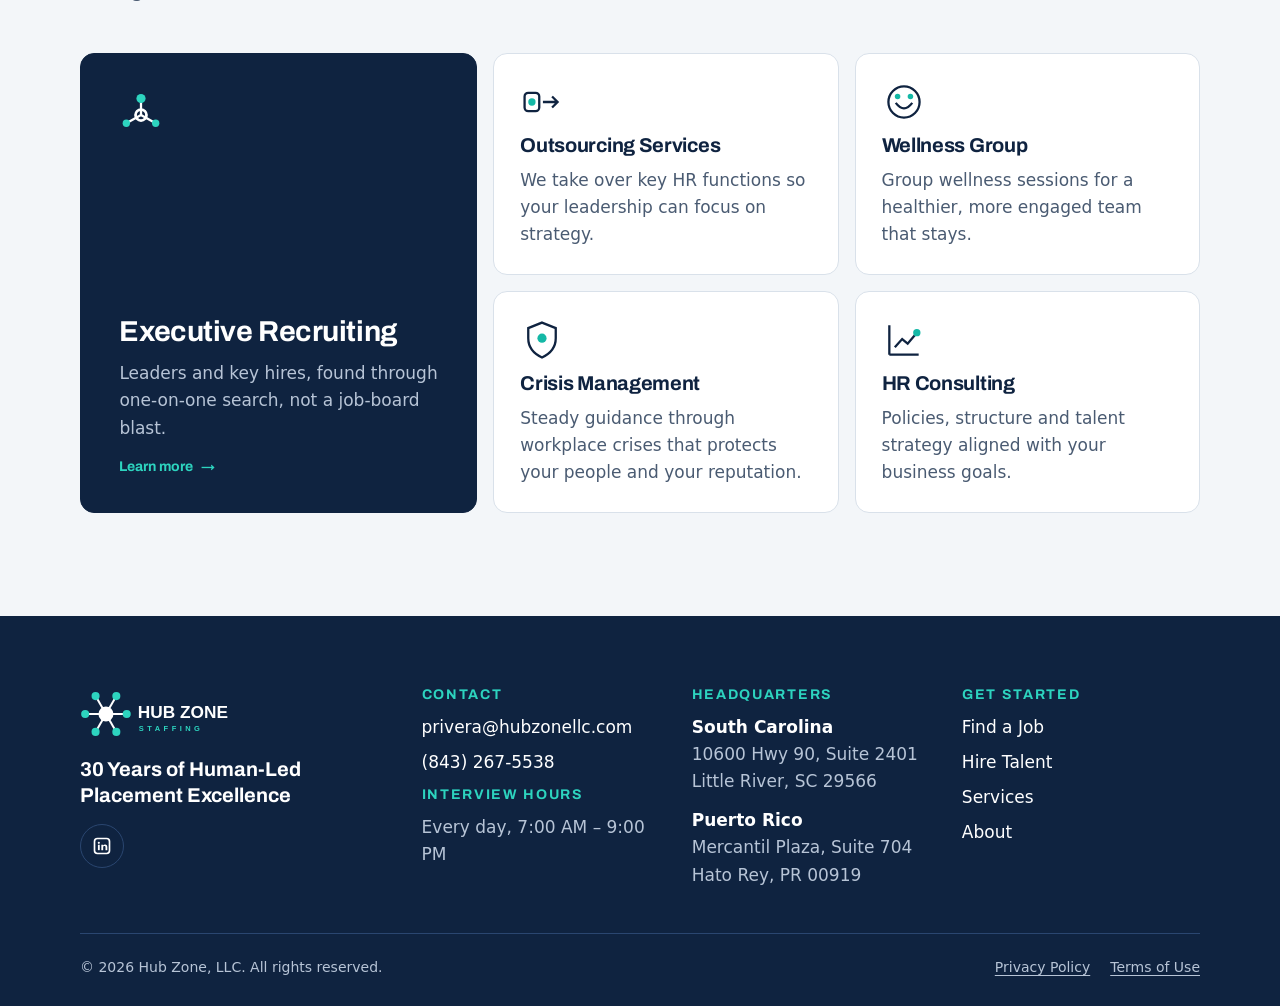
<file: hire-talent.html>
<!doctype html>
<html lang="en">
<head>
<meta charset="utf-8">
<meta name="viewport" content="width=device-width, initial-scale=1, viewport-fit=cover">
<title data-i18n="title.hire">Hire Talent | Hub Zone Staffing</title>
<meta name="description" content="Need to hire? Tell Hub Zone Staffing about the role. One-on-one recruiting backed by 30+ years and 15K+ placements. We respond within 1 business day.">
<meta name="theme-color" content="#0f2340">
<meta property="og:title" content="Hire Talent | Hub Zone Staffing">
<meta property="og:description" content="Need to hire? Tell Hub Zone Staffing about the role. One-on-one recruiting backed by 30+ years and 15K+ placements. We respond within 1 business day.">
<meta property="og:type" content="website">
<link rel="icon" href="assets/hubzone-icon.svg" type="image/svg+xml">
<link rel="icon" href="assets/icon-192.png" type="image/png" sizes="192x192">
<link rel="icon" href="favicon.ico" sizes="48x48">
<link rel="apple-touch-icon" href="assets/apple-touch-icon.png">
<link rel="preconnect" href="https://fonts.googleapis.com">
<link rel="preconnect" href="https://fonts.gstatic.com" crossorigin>
<link rel="stylesheet" href="https://fonts.googleapis.com/css2?family=Archivo:wght@600;700;800&display=swap">
<link rel="stylesheet" href="css/styles.css">
<script src="js/i18n.js" defer></script>
<script src="js/main.js" defer></script>
</head>
<body>
<a class="skip-link" href="#main" data-i18n="a11y.skip">Skip to content</a>
<header class="site-header">
  <div class="wrap header-inner">
    <a class="brand" href="index.html"><img src="assets/hubzone-logo-light-bg.svg" width="153" height="46" alt="Hub Zone Staffing, home" data-i18n-attr="alt:a11y.home"></a>
    
    <div class="header-tools">
      <div class="lang-switch" role="group" aria-label="Language / Idioma">
        <button type="button" data-lang-btn="en" aria-pressed="true" lang="en">EN</button>
        <button type="button" data-lang-btn="es" aria-pressed="false" lang="es">ES</button>
      </div>
      <button class="menu-toggle" type="button" aria-expanded="false" aria-controls="site-nav"><span class="bars" aria-hidden="true"><span></span></span><span data-i18n="nav.menu">Menu</span></button>
      <nav class="nav" id="site-nav" aria-label="Main" data-i18n-attr="aria-label:a11y.mainnav">
        
        <ul class="nav-list">
          <li><a href="index.html" data-i18n="nav.home">Home</a></li>
          <li><a href="find-a-job.html" data-i18n="nav.jobs">Find a Job</a></li>
          <li><a href="hire-talent.html" aria-current="page" data-i18n="nav.hire">Hire Talent</a></li>
          <li><a href="services.html" data-i18n="nav.services">Services</a></li>
          <li><a href="about.html" data-i18n="nav.about">About</a></li>
        </ul>
        <a class="btn btn-navy" href="contact.html" data-i18n="nav.contact">Contact</a>
      </nav>
    </div>
  </div>
</header>
<main id="main">
<section class="page-hero on-dark compact">
  <div class="wrap">
    <span data-i18n="hire.eyebrow" class="eyebrow">For companies</span>
    <h1 data-i18n="hire.h1">Hire people who fit</h1>
    <p data-i18n="hire.lede" class="lede">Tell us about the role. We’ll call you within 1 business day to talk it through.</p>
  </div>
</section>

<section class="section" style="padding-top:0">
  <div class="wrap two-col">
    <div class="form-shell pull-up">
      <form class="form" name="company" method="POST" action="/thank-you.html" data-netlify="true" netlify-honeypot="bot-field">
          <input type="hidden" name="form-name" value="company">
          <input type="hidden" name="language" value="en">
          <p class="hidden-field"><label>Don’t fill this out: <input name="bot-field" tabindex="-1" autocomplete="off"></label></p>
          <div class="field">
            <label for="h-name"><span data-i18n="form.name">Full name</span></label>
            <input class="input" id="h-name" name="name" type="text" autocomplete="name" required>
          </div>
          <div class="field">
            <label for="h-company"><span data-i18n="form.company">Company</span></label>
            <input class="input" id="h-company" name="company" type="text" autocomplete="organization" required>
          </div>
          <div class="field">
            <label for="h-email"><span data-i18n="form.workemail">Work email</span></label>
            <input class="input" id="h-email" name="email" type="email" autocomplete="email" inputmode="email" required>
          </div>
          <div class="field">
            <label for="h-phone"><span data-i18n="form.phone">Phone</span></label>
            <input class="input" id="h-phone" name="phone" type="tel" autocomplete="tel" inputmode="tel" required>
          </div>
          <div class="field">
            <label for="h-roles"><span data-i18n="form.roles">Role(s) you need to fill</span></label>
            <input class="input" id="h-roles" name="roles_needed" type="text" required placeholder="e.g. Operations Manager, 2 Forklift Operators" data-i18n-attr="placeholder:form.roles.ph">
          </div>
          
          <div class="field">
            <label for="h-notes"><span data-i18n="form.hnotes">Anything else? Timeline, location, pay range</span> <span data-i18n="form.opt" class="opt">(optional)</span></label>
            <textarea class="textarea" id="h-notes" name="notes" rows="4"></textarea>
          </div>
          <div class="form-foot">
            <button class="btn btn-primary btn-block" type="submit"><span data-i18n="form.send.hire">Send request</span> <span class="arrow" aria-hidden="true">→</span></button>
            <p class="fine"><span data-i18n="form.hfine">No cost to talk. We’ll explain options and pricing on the call.</span></p>
          </div>
      </form>
    </div>

    <aside class="aside">
      <h2 data-i18n="hire.get.t" style="font-size:var(--step-2)">What you get</h2>
      <ul class="check-list">
        <li><div><strong data-i18n="hire.get.1t">One recruiter who learns your business</strong><span data-i18n="hire.get.1d">A one-on-one intake call, so we understand the role and your team.</span></div></li>
        <li><div><strong data-i18n="hire.get.2t">People screened by people</strong><span data-i18n="hire.get.2d">We talk to candidates before you do, so you only meet real fits.</span></div></li>
        <li><div><strong data-i18n="hire.get.3t">An answer within 1 business day</strong><span data-i18n="hire.get.3d">Every request gets a reply, fast.</span></div></li>
        <li><div><strong data-i18n="hire.get.4t">30+ years, 15K+ placements</strong><span data-i18n="hire.get.4d">Experience that knows what a good hire looks like.</span></div></li>
      </ul>
      <div class="info-card">
        <h3 data-i18n="hire.call">Rather call?</h3>
        <a class="big" href="tel:+18432675538">(843) 267-5538</a>
        <a class="big" href="mailto:privera@hubzonellc.com">privera@hubzonellc.com</a>
      </div>
    </aside>
  </div>
</section>

<section class="section section-mist">
  <div class="wrap">
    <div class="section-head">
      <span data-i18n="home.svc.eyebrow" class="eyebrow">What we do</span>
      <h2 data-i18n="hire.beyond">More than filling seats</h2>
      <p data-i18n="hire.beyond.d">Once your team is in place, we can help you run it and keep it strong.</p>
    </div>
    <div class="services-grid">
      <a class="service service-feature" href="services.html#executive-recruiting"><svg class="service-icon" viewBox="0 0 48 48" aria-hidden="true"><g class="s" stroke-width="2.5" fill="none"><line x1="24" y1="24" x2="24" y2="6"/><line x1="24" y1="24" x2="40" y2="33"/><line x1="24" y1="24" x2="8" y2="33"/></g><circle class="d" cx="24" cy="6" r="5"/><circle class="d" cx="40" cy="33" r="4"/><circle class="d" cx="8" cy="33" r="4"/><circle cx="24" cy="24" r="6" fill="none" class="s" stroke-width="3"/></svg><div style="display:grid;gap:12px"><h3 data-i18n="svc.exec.t">Executive Recruiting</h3><p data-i18n="svc.exec.d">Leaders and key hires, found through one-on-one search, not a job-board blast.</p><span class="more"><span data-i18n="more.learn">Learn more</span> <span class="arrow" aria-hidden="true">→</span></span></div></a>
      <a class="service" style="grid-area:a" href="services.html#outsourcing"><svg class="service-icon" viewBox="0 0 48 48" aria-hidden="true"><g class="s" stroke-width="2.5" fill="none"><rect x="5" y="14" width="16" height="20" rx="4"/><path d="M25 24h16M35 18l6 6-6 6"/></g><circle class="d" cx="13" cy="24" r="4"/></svg><h3 data-i18n="svc.out.t">Outsourcing Services</h3><p data-i18n="svc.out.d">We take over key HR functions so your leadership can focus on strategy.</p></a>
      <a class="service" style="grid-area:b" href="services.html#wellness"><svg class="service-icon" viewBox="0 0 48 48" aria-hidden="true"><g class="s" stroke-width="2.5" fill="none"><circle cx="24" cy="24" r="17"/><path d="M15 25c3 4 6 6 9 6s6-2 9-6"/></g><circle class="d" cx="17" cy="18" r="3"/><circle class="d" cx="31" cy="18" r="3"/></svg><h3 data-i18n="svc.well.t">Wellness Group</h3><p data-i18n="svc.well.d">Group wellness sessions for a healthier, more engaged team that stays.</p></a>
      <a class="service" style="grid-area:c" href="services.html#crisis-management"><svg class="service-icon" viewBox="0 0 48 48" aria-hidden="true"><path class="s" stroke-width="2.5" fill="none" d="M24 5l15 6v11c0 10-6.5 17-15 21C15.5 39 9 32 9 22V11z"/><circle class="d" cx="24" cy="22" r="5"/></svg><h3 data-i18n="svc.crisis.t">Crisis Management</h3><p data-i18n="svc.crisis.d">Steady guidance through workplace crises that protects your people and your reputation.</p></a>
      <a class="service" style="grid-area:d" href="services.html#hr-consulting"><svg class="service-icon" viewBox="0 0 48 48" aria-hidden="true"><g class="s" stroke-width="2.5" fill="none"><path d="M8 40V8M8 40h32"/><path d="M14 32l8-9 6 5 10-12"/></g><circle class="d" cx="38" cy="16" r="4"/></svg><h3 data-i18n="svc.hr.t">HR Consulting</h3><p data-i18n="svc.hr.d">Policies, structure and talent strategy aligned with your business goals.</p></a>
    </div>
  </div>
</section>
</main>
<footer class="site-footer">
  <div class="wrap">
    <div class="footer-grid">
      <div class="footer-brand">
        <img src="assets/hubzone-logo-dark-bg.svg" width="173" height="52" alt="Hub Zone Staffing">
        <p data-i18n="foot.motto" class="footer-motto">30 Years of Human-Led Placement Excellence</p>
        <ul class="socials"><li><a href="https://www.linkedin.com/in/pedror/" target="_blank" rel="noopener" aria-label="LinkedIn" title="LinkedIn"><svg viewBox="0 0 24 24" aria-hidden="true"><rect x="3" y="3" width="18" height="18" rx="3.5" fill="none" stroke="currentColor" stroke-width="2"/><circle cx="8.2" cy="8.2" r="1.3" fill="currentColor"/><rect x="7.1" y="10.5" width="2.2" height="6.5" fill="currentColor"/><path fill="currentColor" d="M11.2 10.5h2.1v1c.5-.8 1.4-1.2 2.4-1.2 1.8 0 2.7 1.1 2.7 3.1V17h-2.2v-3.3c0-1-.4-1.6-1.3-1.6s-1.5.6-1.5 1.6V17h-2.2z"/></svg></a></li></ul>
      </div>
      <div class="footer-col">
        <h2 data-i18n="foot.contact">Contact</h2>
        <ul>
          <li><a href="mailto:privera@hubzonellc.com">privera@hubzonellc.com</a></li>
          <li><a href="tel:+18432675538">(843) 267-5538</a></li>
        </ul>
        <h2 data-i18n="foot.hours">Interview hours</h2>
        <p data-i18n="foot.hours.val">Every day, 7:00 AM – 9:00 PM</p>
      </div>
      <div class="footer-col">
        <h2 data-i18n="foot.offices">Headquarters</h2>
        <address class="office-mini"><strong data-i18n="office.sc">South Carolina</strong>10600 Hwy 90, Suite 2401<br>Little River, SC 29566</address>
        <address class="office-mini"><strong data-i18n="office.pr">Puerto Rico</strong>Mercantil Plaza, Suite 704<br>Hato Rey, PR 00919</address>
      </div>
      <div class="footer-col">
        <h2 data-i18n="foot.go">Get started</h2>
        <ul>
          <li><a href="find-a-job.html" data-i18n="nav.jobs">Find a Job</a></li>
          <li><a href="hire-talent.html" data-i18n="nav.hire">Hire Talent</a></li>
          <li><a href="services.html" data-i18n="nav.services">Services</a></li>
          <li><a href="about.html" data-i18n="nav.about">About</a></li>
        </ul>
      </div>
    </div>
    <div class="footer-bottom">
      <p>© <span id="year">2026</span> Hub Zone, LLC. <span data-i18n="foot.rights">All rights reserved.</span></p>
      <ul>
        <li><a href="privacy.html" data-i18n="foot.privacy">Privacy Policy</a></li>
        <li><a href="terms.html" data-i18n="foot.terms">Terms of Use</a></li>
      </ul>
    </div>
  </div>
</footer>
</body>
</html>
</file>
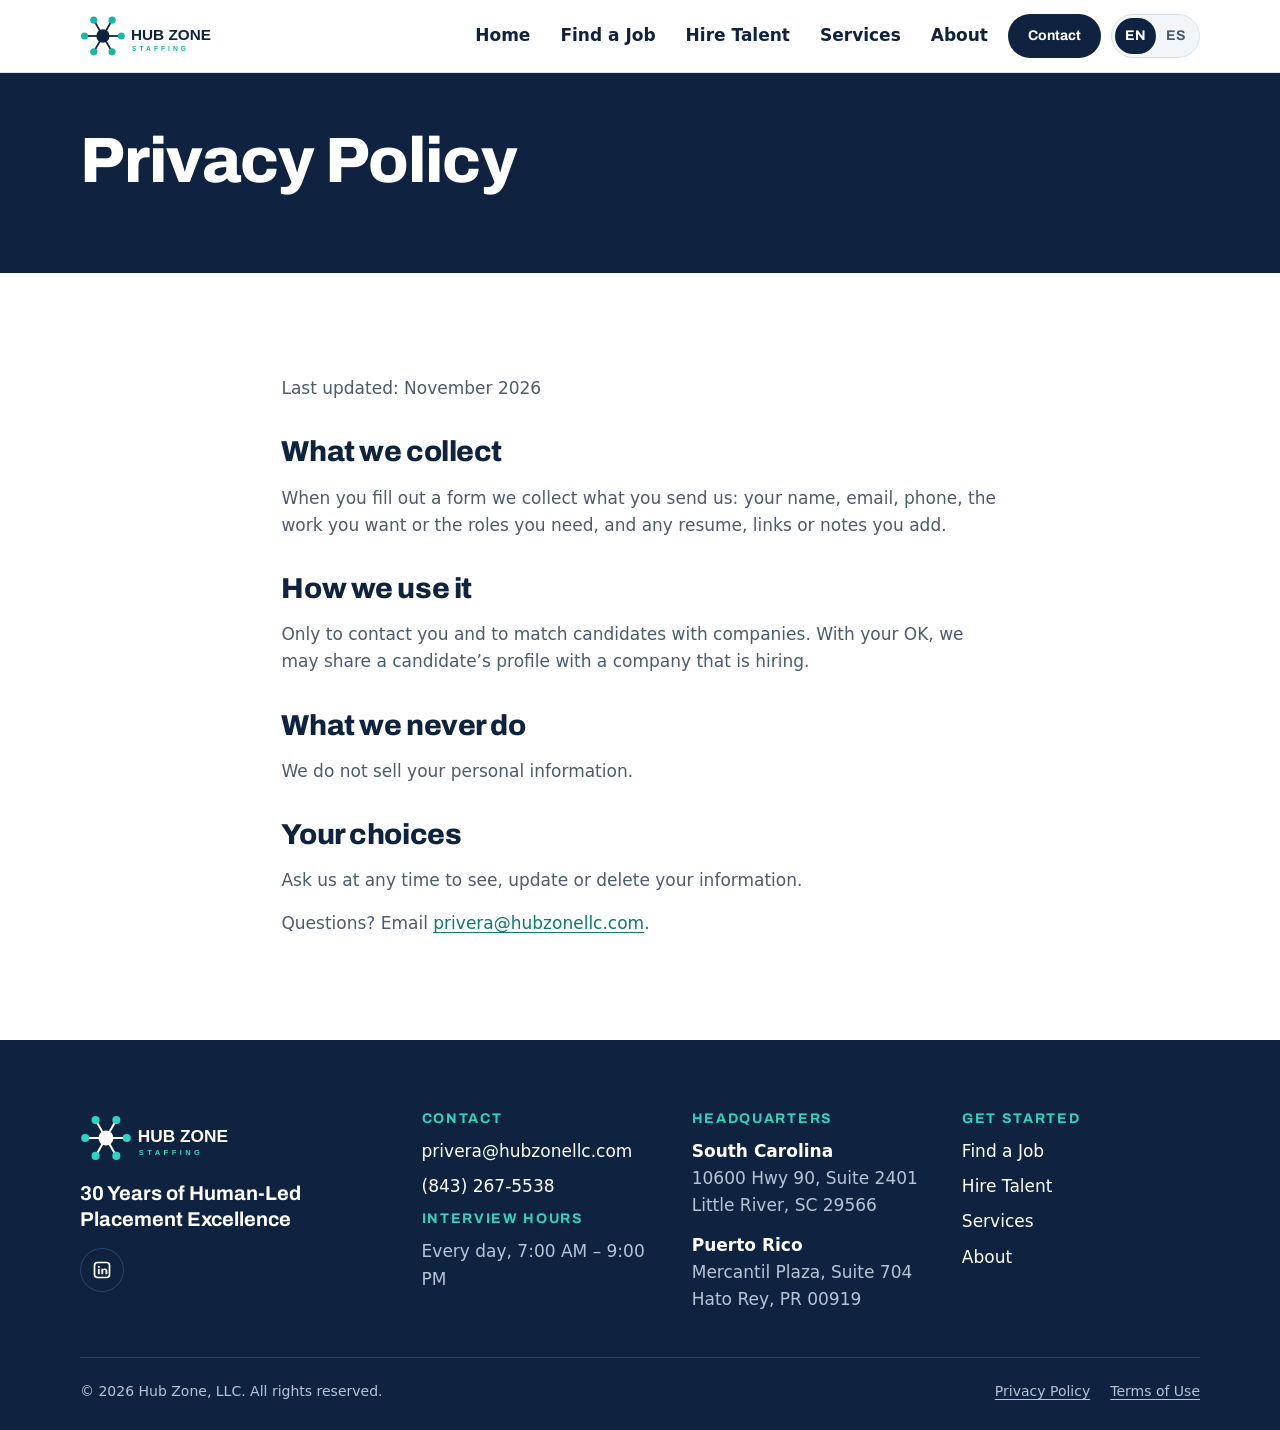
<file: privacy.html>
<!doctype html>
<html lang="en">
<head>
<meta charset="utf-8">
<meta name="viewport" content="width=device-width, initial-scale=1, viewport-fit=cover">
<title data-i18n="title.privacy">Privacy Policy | Hub Zone Staffing</title>
<meta name="description" content="Privacy Policy for hubzonellc.com.">
<meta name="theme-color" content="#0f2340">
<meta property="og:title" content="Privacy Policy | Hub Zone Staffing">
<meta property="og:description" content="Privacy Policy for hubzonellc.com.">
<meta property="og:type" content="website">
<link rel="icon" href="assets/hubzone-icon.svg" type="image/svg+xml">
<link rel="icon" href="assets/icon-192.png" type="image/png" sizes="192x192">
<link rel="icon" href="favicon.ico" sizes="48x48">
<link rel="apple-touch-icon" href="assets/apple-touch-icon.png">
<link rel="preconnect" href="https://fonts.googleapis.com">
<link rel="preconnect" href="https://fonts.gstatic.com" crossorigin>
<link rel="stylesheet" href="https://fonts.googleapis.com/css2?family=Archivo:wght@600;700;800&display=swap">
<link rel="stylesheet" href="css/styles.css">
<script src="js/i18n.js" defer></script>
<script src="js/main.js" defer></script>
</head>
<body>
<a class="skip-link" href="#main" data-i18n="a11y.skip">Skip to content</a>
<header class="site-header">
  <div class="wrap header-inner">
    <a class="brand" href="index.html"><img src="assets/hubzone-logo-light-bg.svg" width="153" height="46" alt="Hub Zone Staffing, home" data-i18n-attr="alt:a11y.home"></a>
    
    <div class="header-tools">
      <div class="lang-switch" role="group" aria-label="Language / Idioma">
        <button type="button" data-lang-btn="en" aria-pressed="true" lang="en">EN</button>
        <button type="button" data-lang-btn="es" aria-pressed="false" lang="es">ES</button>
      </div>
      <button class="menu-toggle" type="button" aria-expanded="false" aria-controls="site-nav"><span class="bars" aria-hidden="true"><span></span></span><span data-i18n="nav.menu">Menu</span></button>
      <nav class="nav" id="site-nav" aria-label="Main" data-i18n-attr="aria-label:a11y.mainnav">
        
        <ul class="nav-list">
          <li><a href="index.html" data-i18n="nav.home">Home</a></li>
          <li><a href="find-a-job.html" data-i18n="nav.jobs">Find a Job</a></li>
          <li><a href="hire-talent.html" data-i18n="nav.hire">Hire Talent</a></li>
          <li><a href="services.html" data-i18n="nav.services">Services</a></li>
          <li><a href="about.html" data-i18n="nav.about">About</a></li>
        </ul>
        <a class="btn btn-navy" href="contact.html" data-i18n="nav.contact">Contact</a>
      </nav>
    </div>
  </div>
</header>
<main id="main">
<section class="page-hero on-dark compact"><div class="wrap"><h1 data-i18n="title.privacy.h1">Privacy Policy</h1></div></section>
<section class="section"><div class="wrap prose">
  
  <p data-i18n="legal.updated">Last updated: November 2026</p>
  <h2 data-i18n="title.privacy.1.h">What we collect</h2><p data-i18n="title.privacy.1.p">When you fill out a form we collect what you send us: your name, email, phone, the work you want or the roles you need, and any resume, links or notes you add.</p>
  <h2 data-i18n="title.privacy.2.h">How we use it</h2><p data-i18n="title.privacy.2.p">Only to contact you and to match candidates with companies. With your OK, we may share a candidate’s profile with a company that is hiring.</p>
  <h2 data-i18n="title.privacy.3.h">What we never do</h2><p data-i18n="title.privacy.3.p">We do not sell your personal information.</p>
  <h2 data-i18n="title.privacy.4.h">Your choices</h2><p data-i18n="title.privacy.4.p">Ask us at any time to see, update or delete your information.</p>
  <p><span data-i18n="legal.q">Questions? Email</span> <a href="mailto:privera@hubzonellc.com">privera@hubzonellc.com</a>.</p>
</div></section>
</main>
<footer class="site-footer">
  <div class="wrap">
    <div class="footer-grid">
      <div class="footer-brand">
        <img src="assets/hubzone-logo-dark-bg.svg" width="173" height="52" alt="Hub Zone Staffing">
        <p data-i18n="foot.motto" class="footer-motto">30 Years of Human-Led Placement Excellence</p>
        <ul class="socials"><li><a href="https://www.linkedin.com/in/pedror/" target="_blank" rel="noopener" aria-label="LinkedIn" title="LinkedIn"><svg viewBox="0 0 24 24" aria-hidden="true"><rect x="3" y="3" width="18" height="18" rx="3.5" fill="none" stroke="currentColor" stroke-width="2"/><circle cx="8.2" cy="8.2" r="1.3" fill="currentColor"/><rect x="7.1" y="10.5" width="2.2" height="6.5" fill="currentColor"/><path fill="currentColor" d="M11.2 10.5h2.1v1c.5-.8 1.4-1.2 2.4-1.2 1.8 0 2.7 1.1 2.7 3.1V17h-2.2v-3.3c0-1-.4-1.6-1.3-1.6s-1.5.6-1.5 1.6V17h-2.2z"/></svg></a></li></ul>
      </div>
      <div class="footer-col">
        <h2 data-i18n="foot.contact">Contact</h2>
        <ul>
          <li><a href="mailto:privera@hubzonellc.com">privera@hubzonellc.com</a></li>
          <li><a href="tel:+18432675538">(843) 267-5538</a></li>
        </ul>
        <h2 data-i18n="foot.hours">Interview hours</h2>
        <p data-i18n="foot.hours.val">Every day, 7:00 AM – 9:00 PM</p>
      </div>
      <div class="footer-col">
        <h2 data-i18n="foot.offices">Headquarters</h2>
        <address class="office-mini"><strong data-i18n="office.sc">South Carolina</strong>10600 Hwy 90, Suite 2401<br>Little River, SC 29566</address>
        <address class="office-mini"><strong data-i18n="office.pr">Puerto Rico</strong>Mercantil Plaza, Suite 704<br>Hato Rey, PR 00919</address>
      </div>
      <div class="footer-col">
        <h2 data-i18n="foot.go">Get started</h2>
        <ul>
          <li><a href="find-a-job.html" data-i18n="nav.jobs">Find a Job</a></li>
          <li><a href="hire-talent.html" data-i18n="nav.hire">Hire Talent</a></li>
          <li><a href="services.html" data-i18n="nav.services">Services</a></li>
          <li><a href="about.html" data-i18n="nav.about">About</a></li>
        </ul>
      </div>
    </div>
    <div class="footer-bottom">
      <p>© <span id="year">2026</span> Hub Zone, LLC. <span data-i18n="foot.rights">All rights reserved.</span></p>
      <ul>
        <li><a href="privacy.html" data-i18n="foot.privacy">Privacy Policy</a></li>
        <li><a href="terms.html" data-i18n="foot.terms">Terms of Use</a></li>
      </ul>
    </div>
  </div>
</footer>
</body>
</html>
</file>
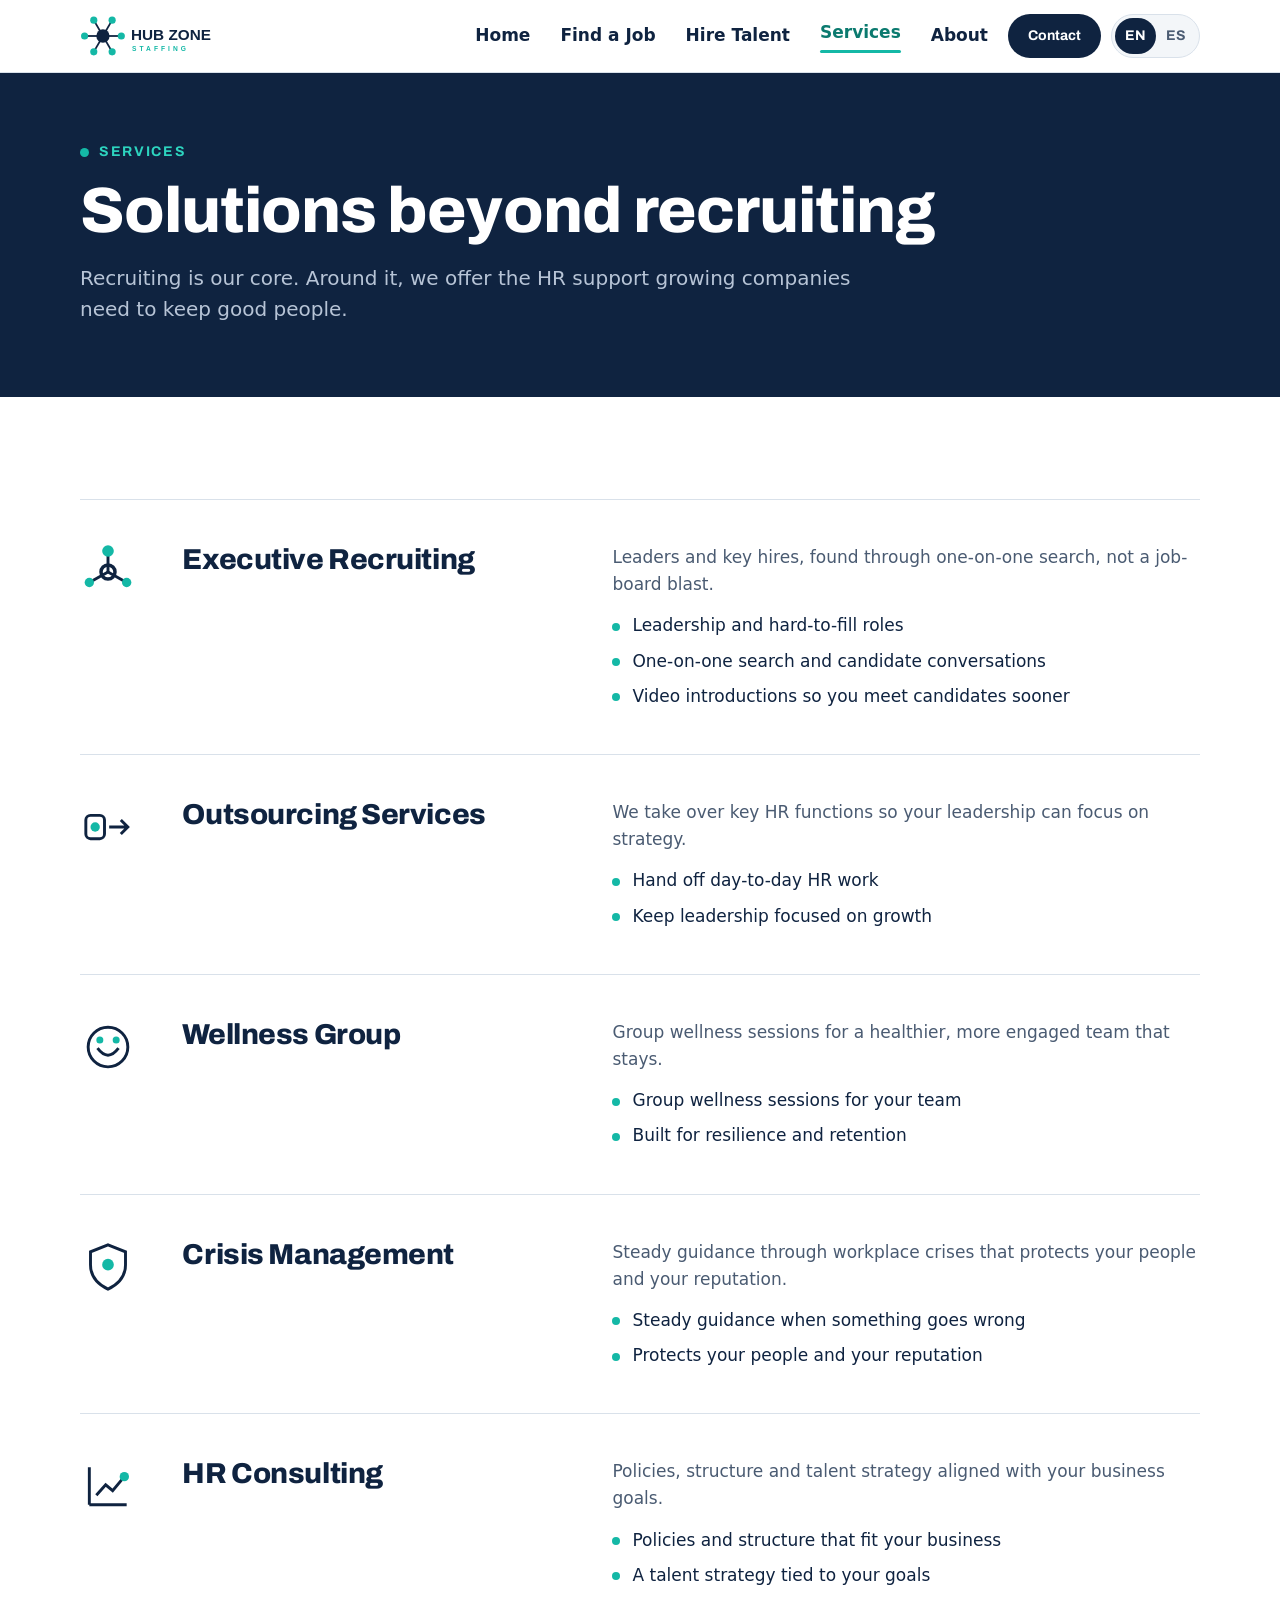
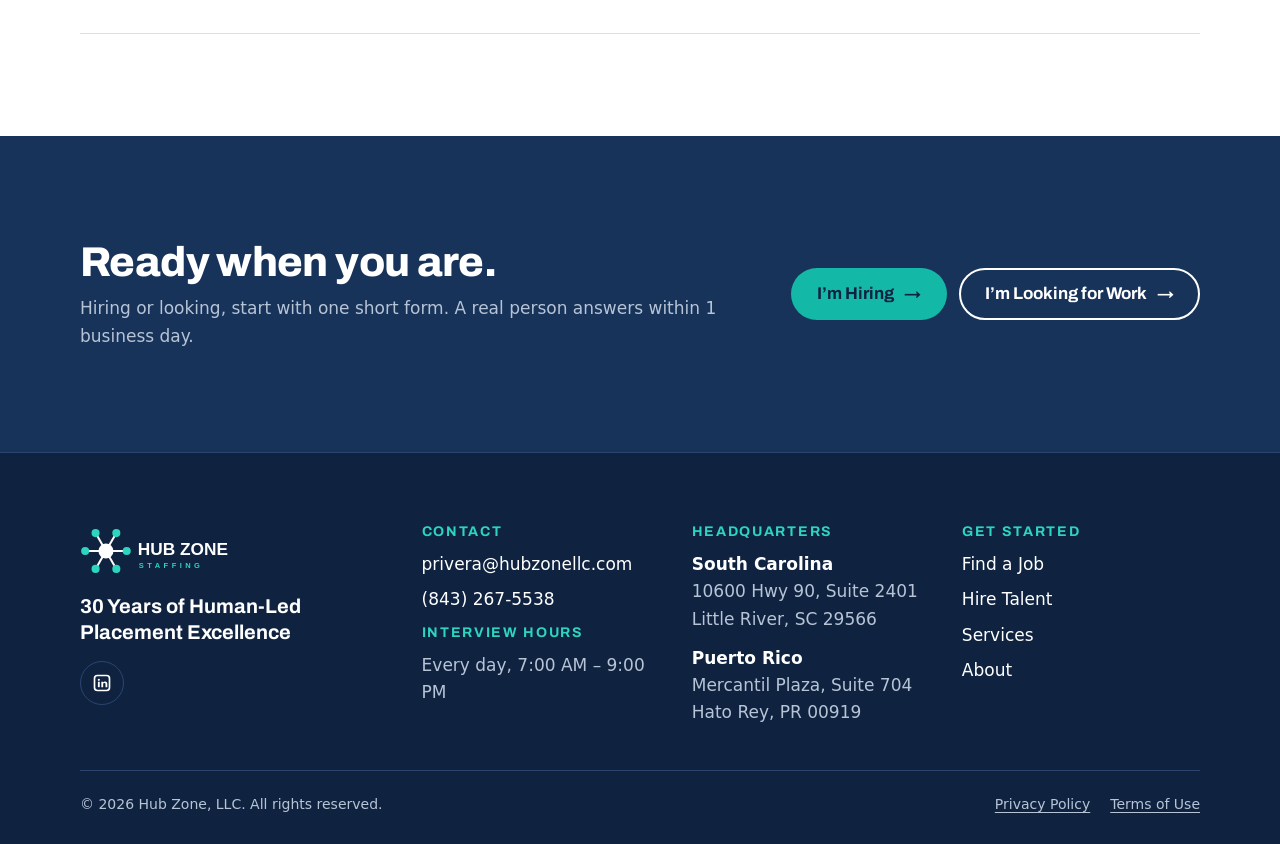
<file: services.html>
<!doctype html>
<html lang="en">
<head>
<meta charset="utf-8">
<meta name="viewport" content="width=device-width, initial-scale=1, viewport-fit=cover">
<title data-i18n="title.services">Services | Hub Zone Staffing</title>
<meta name="description" content="Executive recruiting, outsourcing services, group wellness, crisis management and HR consulting from Hub Zone Staffing.">
<meta name="theme-color" content="#0f2340">
<meta property="og:title" content="Services | Hub Zone Staffing">
<meta property="og:description" content="Executive recruiting, outsourcing services, group wellness, crisis management and HR consulting from Hub Zone Staffing.">
<meta property="og:type" content="website">
<link rel="icon" href="assets/hubzone-icon.svg" type="image/svg+xml">
<link rel="icon" href="assets/icon-192.png" type="image/png" sizes="192x192">
<link rel="icon" href="favicon.ico" sizes="48x48">
<link rel="apple-touch-icon" href="assets/apple-touch-icon.png">
<link rel="preconnect" href="https://fonts.googleapis.com">
<link rel="preconnect" href="https://fonts.gstatic.com" crossorigin>
<link rel="stylesheet" href="https://fonts.googleapis.com/css2?family=Archivo:wght@600;700;800&display=swap">
<link rel="stylesheet" href="css/styles.css">
<script src="js/i18n.js" defer></script>
<script src="js/main.js" defer></script>
</head>
<body>
<a class="skip-link" href="#main" data-i18n="a11y.skip">Skip to content</a>
<header class="site-header">
  <div class="wrap header-inner">
    <a class="brand" href="index.html"><img src="assets/hubzone-logo-light-bg.svg" width="153" height="46" alt="Hub Zone Staffing, home" data-i18n-attr="alt:a11y.home"></a>
    
    <div class="header-tools">
      <div class="lang-switch" role="group" aria-label="Language / Idioma">
        <button type="button" data-lang-btn="en" aria-pressed="true" lang="en">EN</button>
        <button type="button" data-lang-btn="es" aria-pressed="false" lang="es">ES</button>
      </div>
      <button class="menu-toggle" type="button" aria-expanded="false" aria-controls="site-nav"><span class="bars" aria-hidden="true"><span></span></span><span data-i18n="nav.menu">Menu</span></button>
      <nav class="nav" id="site-nav" aria-label="Main" data-i18n-attr="aria-label:a11y.mainnav">
        
        <ul class="nav-list">
          <li><a href="index.html" data-i18n="nav.home">Home</a></li>
          <li><a href="find-a-job.html" data-i18n="nav.jobs">Find a Job</a></li>
          <li><a href="hire-talent.html" data-i18n="nav.hire">Hire Talent</a></li>
          <li><a href="services.html" aria-current="page" data-i18n="nav.services">Services</a></li>
          <li><a href="about.html" data-i18n="nav.about">About</a></li>
        </ul>
        <a class="btn btn-navy" href="contact.html" data-i18n="nav.contact">Contact</a>
      </nav>
    </div>
  </div>
</header>
<main id="main">
<section class="page-hero on-dark">
  <div class="wrap">
    <span data-i18n="svcp.eyebrow" class="eyebrow">Services</span>
    <h1 data-i18n="home.svc.title">Solutions beyond recruiting</h1>
    <p data-i18n="svcp.lede" class="lede">Recruiting is our core. Around it, we offer the HR support growing companies need to keep good people.</p>
  </div>
</section>
<section class="section">
  <div class="wrap service-rows">
    <article class="service-row" id="executive-recruiting">
      <svg class="service-icon" viewBox="0 0 48 48" aria-hidden="true"><g class="s" stroke-width="2.5" fill="none"><line x1="24" y1="24" x2="24" y2="6"/><line x1="24" y1="24" x2="40" y2="33"/><line x1="24" y1="24" x2="8" y2="33"/></g><circle class="d" cx="24" cy="6" r="5"/><circle class="d" cx="40" cy="33" r="4"/><circle class="d" cx="8" cy="33" r="4"/><circle cx="24" cy="24" r="6" fill="none" class="s" stroke-width="3"/></svg>
      <div style="display:grid;gap:10px"><h2 data-i18n="svc.exec.t">Executive Recruiting</h2></div>
      <div class="body">
        <p data-i18n="svc.exec.d">Leaders and key hires, found through one-on-one search, not a job-board blast.</p>
        <ul><li data-i18n="svcd.exec.1">Leadership and hard-to-fill roles</li><li data-i18n="svcd.exec.2">One-on-one search and candidate conversations</li><li data-i18n="svcd.exec.3">Video introductions so you meet candidates sooner</li></ul>
      </div>
    </article>
    <article class="service-row" id="outsourcing">
      <svg class="service-icon" viewBox="0 0 48 48" aria-hidden="true"><g class="s" stroke-width="2.5" fill="none"><rect x="5" y="14" width="16" height="20" rx="4"/><path d="M25 24h16M35 18l6 6-6 6"/></g><circle class="d" cx="13" cy="24" r="4"/></svg>
      <div style="display:grid;gap:10px"><h2 data-i18n="svc.out.t">Outsourcing Services</h2></div>
      <div class="body">
        <p data-i18n="svc.out.d">We take over key HR functions so your leadership can focus on strategy.</p>
        <ul><li data-i18n="svcd.out.1">Hand off day-to-day HR work</li><li data-i18n="svcd.out.2">Keep leadership focused on growth</li></ul>
      </div>
    </article>
    <article class="service-row" id="wellness">
      <svg class="service-icon" viewBox="0 0 48 48" aria-hidden="true"><g class="s" stroke-width="2.5" fill="none"><circle cx="24" cy="24" r="17"/><path d="M15 25c3 4 6 6 9 6s6-2 9-6"/></g><circle class="d" cx="17" cy="18" r="3"/><circle class="d" cx="31" cy="18" r="3"/></svg>
      <div style="display:grid;gap:10px"><h2 data-i18n="svc.well.t">Wellness Group</h2></div>
      <div class="body">
        <p data-i18n="svc.well.d">Group wellness sessions for a healthier, more engaged team that stays.</p>
        <ul><li data-i18n="svcd.well.1">Group wellness sessions for your team</li><li data-i18n="svcd.well.2">Built for resilience and retention</li></ul>
      </div>
    </article>
    <article class="service-row" id="crisis-management">
      <svg class="service-icon" viewBox="0 0 48 48" aria-hidden="true"><path class="s" stroke-width="2.5" fill="none" d="M24 5l15 6v11c0 10-6.5 17-15 21C15.5 39 9 32 9 22V11z"/><circle class="d" cx="24" cy="22" r="5"/></svg>
      <div style="display:grid;gap:10px"><h2 data-i18n="svc.crisis.t">Crisis Management</h2></div>
      <div class="body">
        <p data-i18n="svc.crisis.d">Steady guidance through workplace crises that protects your people and your reputation.</p>
        <ul><li data-i18n="svcd.crisis.1">Steady guidance when something goes wrong</li><li data-i18n="svcd.crisis.2">Protects your people and your reputation</li></ul>
      </div>
    </article>
    <article class="service-row" id="hr-consulting">
      <svg class="service-icon" viewBox="0 0 48 48" aria-hidden="true"><g class="s" stroke-width="2.5" fill="none"><path d="M8 40V8M8 40h32"/><path d="M14 32l8-9 6 5 10-12"/></g><circle class="d" cx="38" cy="16" r="4"/></svg>
      <div style="display:grid;gap:10px"><h2 data-i18n="svc.hr.t">HR Consulting</h2></div>
      <div class="body">
        <p data-i18n="svc.hr.d">Policies, structure and talent strategy aligned with your business goals.</p>
        <ul><li data-i18n="svcd.hr.1">Policies and structure that fit your business</li><li data-i18n="svcd.hr.2">A talent strategy tied to your goals</li></ul>
      </div>
    </article>
  </div>
</section>
<section class="section section-navy cta-section on-dark">
  <div class="wrap cta-band">
    <div>
      <h2 data-i18n="cta.title">Ready when you are.</h2>
      <p data-i18n="cta.text">Hiring or looking, start with one short form. A real person answers within 1 business day.</p>
    </div>
    <div class="cta-actions">
      <a class="btn btn-primary" href="hire-talent.html"><span data-i18n="door.hire.title">I’m Hiring</span> <span class="arrow" aria-hidden="true">→</span></a>
      <a class="btn btn-ghost" href="find-a-job.html"><span data-i18n="door.work.title">I’m Looking for Work</span> <span class="arrow" aria-hidden="true">→</span></a>
    </div>
  </div>
</section>
</main>
<footer class="site-footer">
  <div class="wrap">
    <div class="footer-grid">
      <div class="footer-brand">
        <img src="assets/hubzone-logo-dark-bg.svg" width="173" height="52" alt="Hub Zone Staffing">
        <p data-i18n="foot.motto" class="footer-motto">30 Years of Human-Led Placement Excellence</p>
        <ul class="socials"><li><a href="https://www.linkedin.com/in/pedror/" target="_blank" rel="noopener" aria-label="LinkedIn" title="LinkedIn"><svg viewBox="0 0 24 24" aria-hidden="true"><rect x="3" y="3" width="18" height="18" rx="3.5" fill="none" stroke="currentColor" stroke-width="2"/><circle cx="8.2" cy="8.2" r="1.3" fill="currentColor"/><rect x="7.1" y="10.5" width="2.2" height="6.5" fill="currentColor"/><path fill="currentColor" d="M11.2 10.5h2.1v1c.5-.8 1.4-1.2 2.4-1.2 1.8 0 2.7 1.1 2.7 3.1V17h-2.2v-3.3c0-1-.4-1.6-1.3-1.6s-1.5.6-1.5 1.6V17h-2.2z"/></svg></a></li></ul>
      </div>
      <div class="footer-col">
        <h2 data-i18n="foot.contact">Contact</h2>
        <ul>
          <li><a href="mailto:privera@hubzonellc.com">privera@hubzonellc.com</a></li>
          <li><a href="tel:+18432675538">(843) 267-5538</a></li>
        </ul>
        <h2 data-i18n="foot.hours">Interview hours</h2>
        <p data-i18n="foot.hours.val">Every day, 7:00 AM – 9:00 PM</p>
      </div>
      <div class="footer-col">
        <h2 data-i18n="foot.offices">Headquarters</h2>
        <address class="office-mini"><strong data-i18n="office.sc">South Carolina</strong>10600 Hwy 90, Suite 2401<br>Little River, SC 29566</address>
        <address class="office-mini"><strong data-i18n="office.pr">Puerto Rico</strong>Mercantil Plaza, Suite 704<br>Hato Rey, PR 00919</address>
      </div>
      <div class="footer-col">
        <h2 data-i18n="foot.go">Get started</h2>
        <ul>
          <li><a href="find-a-job.html" data-i18n="nav.jobs">Find a Job</a></li>
          <li><a href="hire-talent.html" data-i18n="nav.hire">Hire Talent</a></li>
          <li><a href="services.html" data-i18n="nav.services">Services</a></li>
          <li><a href="about.html" data-i18n="nav.about">About</a></li>
        </ul>
      </div>
    </div>
    <div class="footer-bottom">
      <p>© <span id="year">2026</span> Hub Zone, LLC. <span data-i18n="foot.rights">All rights reserved.</span></p>
      <ul>
        <li><a href="privacy.html" data-i18n="foot.privacy">Privacy Policy</a></li>
        <li><a href="terms.html" data-i18n="foot.terms">Terms of Use</a></li>
      </ul>
    </div>
  </div>
</footer>
</body>
</html>
</file>
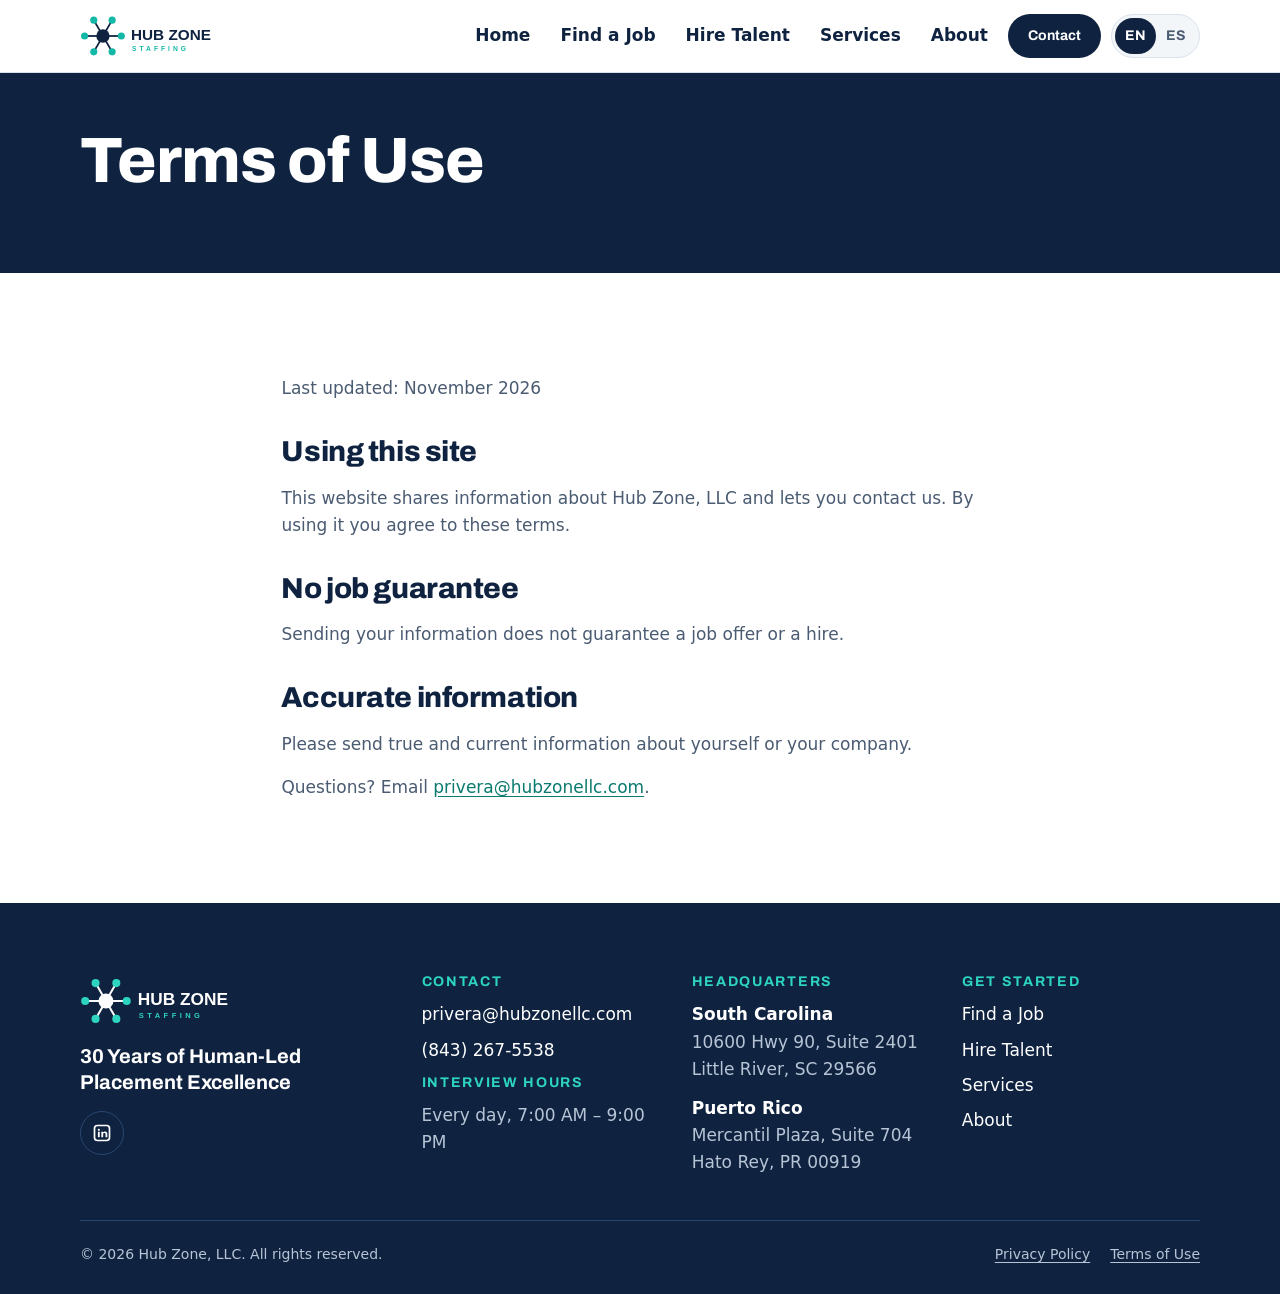
<file: terms.html>
<!doctype html>
<html lang="en">
<head>
<meta charset="utf-8">
<meta name="viewport" content="width=device-width, initial-scale=1, viewport-fit=cover">
<title data-i18n="title.terms">Terms of Use | Hub Zone Staffing</title>
<meta name="description" content="Terms of Use for hubzonellc.com.">
<meta name="theme-color" content="#0f2340">
<meta property="og:title" content="Terms of Use | Hub Zone Staffing">
<meta property="og:description" content="Terms of Use for hubzonellc.com.">
<meta property="og:type" content="website">
<link rel="icon" href="assets/hubzone-icon.svg" type="image/svg+xml">
<link rel="icon" href="assets/icon-192.png" type="image/png" sizes="192x192">
<link rel="icon" href="favicon.ico" sizes="48x48">
<link rel="apple-touch-icon" href="assets/apple-touch-icon.png">
<link rel="preconnect" href="https://fonts.googleapis.com">
<link rel="preconnect" href="https://fonts.gstatic.com" crossorigin>
<link rel="stylesheet" href="https://fonts.googleapis.com/css2?family=Archivo:wght@600;700;800&display=swap">
<link rel="stylesheet" href="css/styles.css">
<script src="js/i18n.js" defer></script>
<script src="js/main.js" defer></script>
</head>
<body>
<a class="skip-link" href="#main" data-i18n="a11y.skip">Skip to content</a>
<header class="site-header">
  <div class="wrap header-inner">
    <a class="brand" href="index.html"><img src="assets/hubzone-logo-light-bg.svg" width="153" height="46" alt="Hub Zone Staffing, home" data-i18n-attr="alt:a11y.home"></a>
    
    <div class="header-tools">
      <div class="lang-switch" role="group" aria-label="Language / Idioma">
        <button type="button" data-lang-btn="en" aria-pressed="true" lang="en">EN</button>
        <button type="button" data-lang-btn="es" aria-pressed="false" lang="es">ES</button>
      </div>
      <button class="menu-toggle" type="button" aria-expanded="false" aria-controls="site-nav"><span class="bars" aria-hidden="true"><span></span></span><span data-i18n="nav.menu">Menu</span></button>
      <nav class="nav" id="site-nav" aria-label="Main" data-i18n-attr="aria-label:a11y.mainnav">
        
        <ul class="nav-list">
          <li><a href="index.html" data-i18n="nav.home">Home</a></li>
          <li><a href="find-a-job.html" data-i18n="nav.jobs">Find a Job</a></li>
          <li><a href="hire-talent.html" data-i18n="nav.hire">Hire Talent</a></li>
          <li><a href="services.html" data-i18n="nav.services">Services</a></li>
          <li><a href="about.html" data-i18n="nav.about">About</a></li>
        </ul>
        <a class="btn btn-navy" href="contact.html" data-i18n="nav.contact">Contact</a>
      </nav>
    </div>
  </div>
</header>
<main id="main">
<section class="page-hero on-dark compact"><div class="wrap"><h1 data-i18n="title.terms.h1">Terms of Use</h1></div></section>
<section class="section"><div class="wrap prose">
  
  <p data-i18n="legal.updated">Last updated: November 2026</p>
  <h2 data-i18n="title.terms.1.h">Using this site</h2><p data-i18n="title.terms.1.p">This website shares information about Hub Zone, LLC and lets you contact us. By using it you agree to these terms.</p>
  <h2 data-i18n="title.terms.2.h">No job guarantee</h2><p data-i18n="title.terms.2.p">Sending your information does not guarantee a job offer or a hire.</p>
  <h2 data-i18n="title.terms.3.h">Accurate information</h2><p data-i18n="title.terms.3.p">Please send true and current information about yourself or your company.</p>
  <p><span data-i18n="legal.q">Questions? Email</span> <a href="mailto:privera@hubzonellc.com">privera@hubzonellc.com</a>.</p>
</div></section>
</main>
<footer class="site-footer">
  <div class="wrap">
    <div class="footer-grid">
      <div class="footer-brand">
        <img src="assets/hubzone-logo-dark-bg.svg" width="173" height="52" alt="Hub Zone Staffing">
        <p data-i18n="foot.motto" class="footer-motto">30 Years of Human-Led Placement Excellence</p>
        <ul class="socials"><li><a href="https://www.linkedin.com/in/pedror/" target="_blank" rel="noopener" aria-label="LinkedIn" title="LinkedIn"><svg viewBox="0 0 24 24" aria-hidden="true"><rect x="3" y="3" width="18" height="18" rx="3.5" fill="none" stroke="currentColor" stroke-width="2"/><circle cx="8.2" cy="8.2" r="1.3" fill="currentColor"/><rect x="7.1" y="10.5" width="2.2" height="6.5" fill="currentColor"/><path fill="currentColor" d="M11.2 10.5h2.1v1c.5-.8 1.4-1.2 2.4-1.2 1.8 0 2.7 1.1 2.7 3.1V17h-2.2v-3.3c0-1-.4-1.6-1.3-1.6s-1.5.6-1.5 1.6V17h-2.2z"/></svg></a></li></ul>
      </div>
      <div class="footer-col">
        <h2 data-i18n="foot.contact">Contact</h2>
        <ul>
          <li><a href="mailto:privera@hubzonellc.com">privera@hubzonellc.com</a></li>
          <li><a href="tel:+18432675538">(843) 267-5538</a></li>
        </ul>
        <h2 data-i18n="foot.hours">Interview hours</h2>
        <p data-i18n="foot.hours.val">Every day, 7:00 AM – 9:00 PM</p>
      </div>
      <div class="footer-col">
        <h2 data-i18n="foot.offices">Headquarters</h2>
        <address class="office-mini"><strong data-i18n="office.sc">South Carolina</strong>10600 Hwy 90, Suite 2401<br>Little River, SC 29566</address>
        <address class="office-mini"><strong data-i18n="office.pr">Puerto Rico</strong>Mercantil Plaza, Suite 704<br>Hato Rey, PR 00919</address>
      </div>
      <div class="footer-col">
        <h2 data-i18n="foot.go">Get started</h2>
        <ul>
          <li><a href="find-a-job.html" data-i18n="nav.jobs">Find a Job</a></li>
          <li><a href="hire-talent.html" data-i18n="nav.hire">Hire Talent</a></li>
          <li><a href="services.html" data-i18n="nav.services">Services</a></li>
          <li><a href="about.html" data-i18n="nav.about">About</a></li>
        </ul>
      </div>
    </div>
    <div class="footer-bottom">
      <p>© <span id="year">2026</span> Hub Zone, LLC. <span data-i18n="foot.rights">All rights reserved.</span></p>
      <ul>
        <li><a href="privacy.html" data-i18n="foot.privacy">Privacy Policy</a></li>
        <li><a href="terms.html" data-i18n="foot.terms">Terms of Use</a></li>
      </ul>
    </div>
  </div>
</footer>
</body>
</html>
</file>
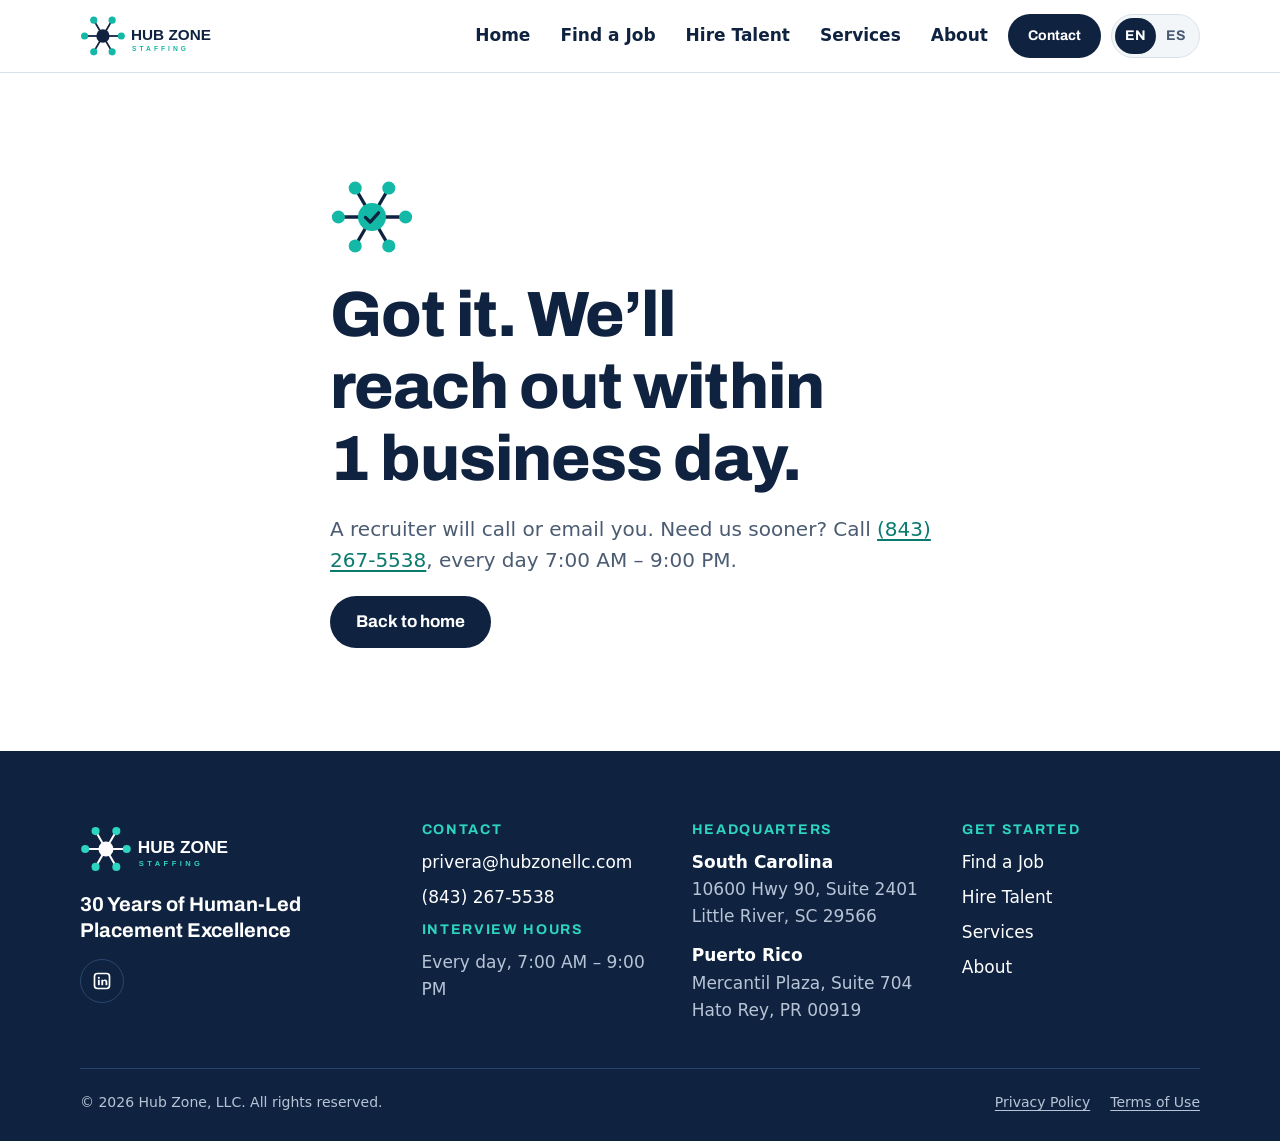
<file: thank-you.html>
<!doctype html>
<html lang="en">
<head>
<meta charset="utf-8">
<meta name="viewport" content="width=device-width, initial-scale=1, viewport-fit=cover">
<title data-i18n="title.thanks">Thank you | Hub Zone Staffing</title>
<meta name="description" content="Thanks for reaching out to Hub Zone Staffing.">
<meta name="robots" content="noindex">
<meta name="theme-color" content="#0f2340">
<meta property="og:title" content="Thank you | Hub Zone Staffing">
<meta property="og:description" content="Thanks for reaching out to Hub Zone Staffing.">
<meta property="og:type" content="website">
<link rel="icon" href="assets/hubzone-icon.svg" type="image/svg+xml">
<link rel="icon" href="assets/icon-192.png" type="image/png" sizes="192x192">
<link rel="icon" href="favicon.ico" sizes="48x48">
<link rel="apple-touch-icon" href="assets/apple-touch-icon.png">
<link rel="preconnect" href="https://fonts.googleapis.com">
<link rel="preconnect" href="https://fonts.gstatic.com" crossorigin>
<link rel="stylesheet" href="https://fonts.googleapis.com/css2?family=Archivo:wght@600;700;800&display=swap">
<link rel="stylesheet" href="css/styles.css">
<script src="js/i18n.js" defer></script>
<script src="js/main.js" defer></script>
</head>
<body>
<a class="skip-link" href="#main" data-i18n="a11y.skip">Skip to content</a>
<header class="site-header">
  <div class="wrap header-inner">
    <a class="brand" href="index.html"><img src="assets/hubzone-logo-light-bg.svg" width="153" height="46" alt="Hub Zone Staffing, home" data-i18n-attr="alt:a11y.home"></a>
    
    <div class="header-tools">
      <div class="lang-switch" role="group" aria-label="Language / Idioma">
        <button type="button" data-lang-btn="en" aria-pressed="true" lang="en">EN</button>
        <button type="button" data-lang-btn="es" aria-pressed="false" lang="es">ES</button>
      </div>
      <button class="menu-toggle" type="button" aria-expanded="false" aria-controls="site-nav"><span class="bars" aria-hidden="true"><span></span></span><span data-i18n="nav.menu">Menu</span></button>
      <nav class="nav" id="site-nav" aria-label="Main" data-i18n-attr="aria-label:a11y.mainnav">
        
        <ul class="nav-list">
          <li><a href="index.html" data-i18n="nav.home">Home</a></li>
          <li><a href="find-a-job.html" data-i18n="nav.jobs">Find a Job</a></li>
          <li><a href="hire-talent.html" data-i18n="nav.hire">Hire Talent</a></li>
          <li><a href="services.html" data-i18n="nav.services">Services</a></li>
          <li><a href="about.html" data-i18n="nav.about">About</a></li>
        </ul>
        <a class="btn btn-navy" href="contact.html" data-i18n="nav.contact">Contact</a>
      </nav>
    </div>
  </div>
</header>
<main id="main">
<section class="section thanks">
  <div class="wrap">
    <div class="thanks-card">
      <svg class="thanks-mark" viewBox="0 0 90 90" aria-hidden="true"><g stroke="#0f2340" stroke-width="3.5"><line x1="45" y1="45" x2="81" y2="45"/><line x1="45" y1="45" x2="63" y2="76"/><line x1="45" y1="45" x2="27" y2="76"/><line x1="45" y1="45" x2="9" y2="45"/><line x1="45" y1="45" x2="27" y2="14"/><line x1="45" y1="45" x2="63" y2="14"/></g><g fill="#14b8a6"><circle cx="81" cy="45" r="7"/><circle cx="63" cy="76" r="7"/><circle cx="27" cy="76" r="7"/><circle cx="9" cy="45" r="7"/><circle cx="27" cy="14" r="7"/><circle cx="63" cy="14" r="7"/></g><circle cx="45" cy="45" r="15" fill="#14b8a6"/><path d="M38 45.5l5 5 9-10" fill="none" stroke="#0f2340" stroke-width="3.5" stroke-linecap="round" stroke-linejoin="round"/></svg>
      <h1 data-i18n="thanks.h1">Got it. We’ll reach out within 1 business day.</h1>
      <p data-i18n="thanks.p" class="lede">A recruiter will call or email you. Need us sooner? Call <a href="tel:+18432675538">(843) 267-5538</a>, every day 7:00 AM – 9:00 PM.</p>
      <a class="btn btn-navy" href="index.html"><span data-i18n="thanks.home">Back to home</span></a>
    </div>
  </div>
</section>
</main>
<footer class="site-footer">
  <div class="wrap">
    <div class="footer-grid">
      <div class="footer-brand">
        <img src="assets/hubzone-logo-dark-bg.svg" width="173" height="52" alt="Hub Zone Staffing">
        <p data-i18n="foot.motto" class="footer-motto">30 Years of Human-Led Placement Excellence</p>
        <ul class="socials"><li><a href="https://www.linkedin.com/in/pedror/" target="_blank" rel="noopener" aria-label="LinkedIn" title="LinkedIn"><svg viewBox="0 0 24 24" aria-hidden="true"><rect x="3" y="3" width="18" height="18" rx="3.5" fill="none" stroke="currentColor" stroke-width="2"/><circle cx="8.2" cy="8.2" r="1.3" fill="currentColor"/><rect x="7.1" y="10.5" width="2.2" height="6.5" fill="currentColor"/><path fill="currentColor" d="M11.2 10.5h2.1v1c.5-.8 1.4-1.2 2.4-1.2 1.8 0 2.7 1.1 2.7 3.1V17h-2.2v-3.3c0-1-.4-1.6-1.3-1.6s-1.5.6-1.5 1.6V17h-2.2z"/></svg></a></li></ul>
      </div>
      <div class="footer-col">
        <h2 data-i18n="foot.contact">Contact</h2>
        <ul>
          <li><a href="mailto:privera@hubzonellc.com">privera@hubzonellc.com</a></li>
          <li><a href="tel:+18432675538">(843) 267-5538</a></li>
        </ul>
        <h2 data-i18n="foot.hours">Interview hours</h2>
        <p data-i18n="foot.hours.val">Every day, 7:00 AM – 9:00 PM</p>
      </div>
      <div class="footer-col">
        <h2 data-i18n="foot.offices">Headquarters</h2>
        <address class="office-mini"><strong data-i18n="office.sc">South Carolina</strong>10600 Hwy 90, Suite 2401<br>Little River, SC 29566</address>
        <address class="office-mini"><strong data-i18n="office.pr">Puerto Rico</strong>Mercantil Plaza, Suite 704<br>Hato Rey, PR 00919</address>
      </div>
      <div class="footer-col">
        <h2 data-i18n="foot.go">Get started</h2>
        <ul>
          <li><a href="find-a-job.html" data-i18n="nav.jobs">Find a Job</a></li>
          <li><a href="hire-talent.html" data-i18n="nav.hire">Hire Talent</a></li>
          <li><a href="services.html" data-i18n="nav.services">Services</a></li>
          <li><a href="about.html" data-i18n="nav.about">About</a></li>
        </ul>
      </div>
    </div>
    <div class="footer-bottom">
      <p>© <span id="year">2026</span> Hub Zone, LLC. <span data-i18n="foot.rights">All rights reserved.</span></p>
      <ul>
        <li><a href="privacy.html" data-i18n="foot.privacy">Privacy Policy</a></li>
        <li><a href="terms.html" data-i18n="foot.terms">Terms of Use</a></li>
      </ul>
    </div>
  </div>
</footer>
</body>
</html>
</file>
<file: css/styles.css>
/* =========================================================
   Hub Zone Staffing — site styles (v1)
   Layout idea: navy "hub" bands frame light content; the hero puts
   the logo's hub between the two doors (companies | talent).

   SWAP THE ACCENT: every accent color lives in the tokens below.
   To switch to the gold wolf brand later, change the 4 --accent*
   values, e.g.:
     --accent: #c9a227; --accent-strong: #8a6d12;
     --accent-on-dark: #e3c25a; --accent-soft: #f6efd8;
   ========================================================= */
:root {
  /* Color */
  --navy: #0f2340;          /* brand navy: headers, dark bands, text */
  --navy-2: #18335a;        /* raised surface on navy */
  --navy-3: #2a4670;        /* lines on navy */
  --accent: #14b8a6;        /* brand teal: dots, button fill (navy text on it) */
  --accent-strong: #0b7a6f; /* teal text/links on light bg (AA contrast) */
  --accent-on-dark: #2dd4bf;/* teal on navy */
  --accent-soft: #e3f6f3;   /* tinted fill */
  --paper: #ffffff;
  --mist: #f3f6f9;          /* cool off-white section bg, biased to navy */
  --ink: #0f2340;
  --muted: #4a5b72;
  --muted-on-dark: #b7c4d6;
  --line: #d9e1ea;
  --danger: #b42318;

  /* Type */
  --font-display: "Archivo", "Segoe UI", system-ui, -apple-system, Roboto, Arial, sans-serif;
  --font-body: system-ui, -apple-system, "Segoe UI", Roboto, "Helvetica Neue", Arial, sans-serif;
  --step--1: 0.875rem;
  --step-0: 1.0625rem;
  --step-1: 1.25rem;
  --step-2: clamp(1.45rem, 1.2rem + 1vw, 1.8rem);
  --step-3: clamp(1.9rem, 1.4rem + 2vw, 2.6rem);
  --step-4: clamp(2.3rem, 1.5rem + 3.6vw, 4rem);

  /* Space + shape */
  --gutter: 20px;
  --wrap: 1160px;
  --radius: 14px;
  --radius-sm: 10px;
  --shadow: 0 1px 2px rgba(15, 35, 64, .06), 0 8px 24px rgba(15, 35, 64, .08);

  color-scheme: light;
}

/* ---------- Base ---------- */
*, *::before, *::after { box-sizing: border-box; }
html { -webkit-text-size-adjust: 100%; scroll-behavior: smooth; }
body {
  margin: 0;
  background: var(--paper);
  color: var(--ink);
  font: 400 var(--step-0)/1.6 var(--font-body);
  -webkit-font-smoothing: antialiased;
}
img, svg { max-width: 100%; display: block; }
h1, h2, h3, h4 {
  font-family: var(--font-display);
  line-height: 1.12;
  margin: 0;
  text-wrap: balance;
  letter-spacing: -0.015em;
}
h1 { font-size: var(--step-4); font-weight: 800; }
h2 { font-size: var(--step-3); font-weight: 800; }
h3 { font-size: var(--step-1); font-weight: 700; }
p { margin: 0; }
a { color: var(--accent-strong); text-underline-offset: 3px; }
a:hover { color: var(--navy); }
ul { margin: 0; padding: 0; }

:focus-visible {
  outline: 3px solid var(--accent-strong);
  outline-offset: 3px;
  border-radius: 4px;
}
.on-dark :focus-visible, .site-footer :focus-visible, .hero :focus-visible {
  outline-color: var(--accent-on-dark);
}

.skip-link {
  position: absolute; left: 12px; top: -60px; z-index: 100;
  background: var(--navy); color: #fff; padding: 10px 16px; border-radius: 8px;
  font-weight: 700; text-decoration: none;
}
.skip-link:focus { top: 12px; color: #fff; }

.sr-only {
  position: absolute !important; width: 1px; height: 1px; padding: 0; margin: -1px;
  overflow: hidden; clip: rect(0 0 0 0); white-space: nowrap; border: 0;
}

.wrap {
  max-width: var(--wrap);
  margin-inline: auto;
  padding-left: max(var(--gutter), env(safe-area-inset-left, 0px));
  padding-right: max(var(--gutter), env(safe-area-inset-right, 0px));
}
.wrap-narrow { max-width: 760px; }

.section { padding-block: clamp(56px, 8vw, 104px); }
.section-mist { background: var(--mist); }
.section-navy { background: var(--navy); color: #fff; }

.eyebrow {
  display: inline-flex; align-items: center; gap: 10px;
  font: 700 var(--step--1)/1 var(--font-display);
  text-transform: uppercase; letter-spacing: .12em;
  color: var(--accent-strong);
}
.eyebrow::before {
  content: ""; width: 9px; height: 9px; border-radius: 50%;
  background: var(--accent);
}
.on-dark .eyebrow, .section-navy .eyebrow { color: var(--accent-on-dark); }

.section-head { display: grid; gap: 14px; max-width: 680px; margin-bottom: clamp(32px, 4vw, 48px); }
.section-head p { color: var(--muted); font-size: var(--step-1); line-height: 1.5; }
.section-navy .section-head p { color: var(--muted-on-dark); }

.lede { font-size: var(--step-1); line-height: 1.55; color: var(--muted); max-width: 62ch; }

/* ---------- Buttons ---------- */
.btn {
  display: inline-flex; align-items: center; justify-content: center; gap: 10px;
  min-height: 52px; padding: 12px 24px;
  border-radius: 999px; border: 2px solid transparent;
  font: 700 var(--step-0)/1.1 var(--font-display);
  text-decoration: none; cursor: pointer;
  transition: background-color .15s, color .15s, border-color .15s, transform .15s;
}
.btn:active { transform: translateY(1px); }
.btn-primary { background: var(--accent); color: var(--navy); }
.btn-primary:hover { background: var(--accent-on-dark); color: var(--navy); }
.btn-navy { background: var(--navy); color: #fff; }
.btn-navy:hover { background: var(--navy-2); color: #fff; }
.btn-ghost { border-color: currentColor; color: var(--navy); background: transparent; }
.btn-ghost:hover { background: var(--navy); color: #fff; border-color: var(--navy); }
.section-navy .btn-ghost, .on-dark .btn-ghost { color: #fff; }
.section-navy .btn-ghost:hover, .on-dark .btn-ghost:hover { background: #fff; color: var(--navy); border-color: #fff; }
.btn-block { width: 100%; }
.btn .arrow { transition: transform .15s; }
.btn:hover .arrow { transform: translateX(3px); }

/* ---------- Header ---------- */
.site-header {
  position: sticky; top: env(safe-area-inset-top, 0px); z-index: 50;
  background: rgba(255, 255, 255, .96);
  backdrop-filter: saturate(1.4) blur(8px);
  border-bottom: 1px solid var(--line);
}
body::before {
  content: ""; position: fixed; inset: 0 0 auto; height: env(safe-area-inset-top, 0px);
  z-index: 60; background: #fff;
}
.header-inner {
  display: flex; align-items: center; justify-content: space-between; gap: 16px;
  min-height: 72px;
}
.brand { display: block; flex-shrink: 0; }
.brand img { height: 46px; width: auto; }
.nav { display: flex; align-items: center; gap: 6px; }
.nav-list { display: flex; align-items: center; gap: 2px; list-style: none; }
.nav-list a {
  display: block; padding: 10px 14px; border-radius: 999px;
  color: var(--navy); text-decoration: none; font-weight: 600;
}
.nav-list a:hover { background: var(--mist); color: var(--navy); }
.nav-list a[aria-current="page"] { color: var(--accent-strong); }
.nav-list a[aria-current="page"]::after {
  content: ""; display: block; height: 3px; border-radius: 3px; margin-top: 3px;
  background: var(--accent);
}
.nav .btn { min-height: 44px; padding: 8px 18px; font-size: var(--step--1); }

.lang-switch {
  display: inline-flex; padding: 3px; border-radius: 999px;
  border: 1px solid var(--line); background: var(--mist);
}
.lang-switch button {
  border: 0; background: transparent; cursor: pointer;
  min-width: 40px; min-height: 36px; padding: 0 10px; border-radius: 999px;
  font: 700 var(--step--1)/1 var(--font-display); color: var(--muted);
}
.lang-switch button[aria-pressed="true"] { background: var(--navy); color: #fff; }

.menu-toggle {
  display: none; border: 1px solid var(--line); background: #fff; color: var(--navy);
  min-height: 44px; padding: 0 14px; border-radius: 999px; cursor: pointer;
  font: 700 var(--step--1)/1 var(--font-display);
  align-items: center; gap: 8px;
}
.menu-toggle .bars { width: 18px; height: 12px; position: relative; }
.menu-toggle .bars::before, .menu-toggle .bars::after, .menu-toggle .bars span {
  content: ""; position: absolute; left: 0; right: 0; height: 2px; background: currentColor; border-radius: 2px;
}
.menu-toggle .bars::before { top: 0; }
.menu-toggle .bars span { top: 5px; }
.menu-toggle .bars::after { bottom: 0; }
.header-tools { display: flex; align-items: center; gap: 10px; }

@media (max-width: 920px) {
  .menu-toggle { display: inline-flex; }
  .nav {
    position: absolute; left: 0; right: 0; top: 100%;
    flex-direction: column; align-items: stretch; gap: 8px;
    background: #fff; border-bottom: 1px solid var(--line);
    padding: 12px max(var(--gutter), env(safe-area-inset-right, 0px)) 20px max(var(--gutter), env(safe-area-inset-left, 0px));
    box-shadow: 0 16px 24px rgba(15, 35, 64, .08);
  }
  .nav:not(.is-open) { display: none; }
  .nav-list { flex-direction: column; align-items: stretch; }
  .nav-list a { padding: 14px 12px; border-radius: 10px; font-size: var(--step-1); }
  .nav-list a[aria-current="page"]::after { display: none; }
  .nav-list a[aria-current="page"] { background: var(--accent-soft); }
  .nav .btn { min-height: 52px; font-size: var(--step-0); }
  .brand img { height: 40px; }
}

/* ---------- Hero (home) ---------- */
.hero {
  position: relative; overflow: hidden;
  background:
    radial-gradient(900px 420px at 50% 115%, rgba(45, 212, 191, .16), transparent 70%),
    var(--navy);
  color: #fff;
  padding-block: clamp(56px, 8vw, 96px) clamp(56px, 7vw, 88px);
}
.hero-copy { display: grid; gap: 20px; max-width: 820px; }
.hero h1 { color: #fff; }
.hero h1 .accent { color: var(--accent-on-dark); }
.hero .lede { color: var(--muted-on-dark); }

.doors {
  margin-top: clamp(36px, 5vw, 56px);
  display: grid; grid-template-columns: 1fr 140px 1fr; align-items: stretch;
}
.door {
  position: relative; display: grid; gap: 12px; align-content: start;
  padding: clamp(24px, 3vw, 36px);
  border-radius: var(--radius);
  background: var(--navy-2);
  border: 1px solid var(--navy-3);
  color: #fff; text-decoration: none;
  transition: transform .2s, border-color .2s, background-color .2s;
}
.door:hover { transform: translateY(-3px); border-color: var(--accent-on-dark); color: #fff; background: #1c3a65; }
.door-kicker {
  font: 700 var(--step--1)/1 var(--font-display); text-transform: uppercase; letter-spacing: .12em;
  color: var(--accent-on-dark);
}
.door-title { font: 800 clamp(1.8rem, 1.3rem + 2vw, 2.6rem)/1.05 var(--font-display); letter-spacing: -.02em; }
.door-text { color: var(--muted-on-dark); max-width: 36ch; }
.door-go {
  margin-top: 10px; display: inline-flex; align-items: center; gap: 10px; justify-self: start;
  min-height: 52px; padding: 12px 22px; border-radius: 999px;
  background: var(--accent); color: var(--navy);
  font: 700 var(--step-0)/1 var(--font-display);
}
.door:hover .door-go { background: var(--accent-on-dark); }
.door-go .arrow { transition: transform .15s; }
.door:hover .door-go .arrow { transform: translateX(4px); }

.hub-link { display: grid; place-items: center; position: relative; }
.hub-link svg { width: 140px; height: 140px; overflow: visible; }
.hub-link .spoke { stroke: rgba(255,255,255,.55); stroke-width: 2; stroke-dasharray: 4 6; }
.hub-link .node { fill: var(--accent-on-dark); }
.hub-link .core { fill: #fff; }
.hub-link .pulse { fill: none; stroke: var(--accent-on-dark); stroke-width: 1.5; opacity: .6; transform-origin: 70px 70px; animation: pulse 3.2s ease-out infinite; }
@keyframes pulse { from { transform: scale(.4); opacity: .7; } to { transform: scale(1.35); opacity: 0; } }

@media (max-width: 820px) {
  .doors { grid-template-columns: 1fr; gap: 14px; }
  .hub-link { display: none; }
}

/* ---------- Stats ---------- */
.stats { border-bottom: 1px solid var(--line); }
.stats-grid {
  display: grid; grid-template-columns: repeat(3, 1fr);
  list-style: none;
}
.stat {
  display: grid; gap: 6px; padding: clamp(24px, 3vw, 40px) clamp(12px, 2vw, 32px);
  border-left: 1px solid var(--line);
}
.stat:first-child { border-left: 0; padding-left: 0; }
.stat-num {
  font: 800 clamp(2.2rem, 1.6rem + 2.6vw, 3.6rem)/1 var(--font-display);
  letter-spacing: -.03em; color: var(--navy); font-variant-numeric: tabular-nums;
}
.stat-num .unit { color: var(--accent-strong); }
.stat-label { color: var(--muted); font-weight: 600; }
@media (max-width: 640px) {
  .stats-grid { grid-template-columns: 1fr; }
  .stat { border-left: 0; border-top: 1px solid var(--line); padding-inline: 0; display: flex; align-items: baseline; gap: 16px; }
  .stat:first-child { border-top: 0; }
  .stat-num { min-width: 4.2ch; }
}

/* ---------- Services ---------- */
.services-grid {
  display: grid; gap: 16px;
  grid-template-columns: 1.15fr 1fr 1fr;
  grid-template-areas: "feat a b" "feat c d";
}
.service {
  display: grid; gap: 10px; align-content: start;
  padding: 26px; border-radius: var(--radius);
  background: var(--paper); border: 1px solid var(--line);
  color: var(--ink); text-decoration: none;
  transition: border-color .15s, box-shadow .15s;
}
a.service:hover { border-color: var(--accent); box-shadow: var(--shadow); color: var(--ink); }
.service p { color: var(--muted); }
.service-feature {
  grid-area: feat; background: var(--navy); border-color: var(--navy); color: #fff;
  padding: clamp(28px, 3vw, 40px); align-content: space-between;
}
a.service-feature:hover { color: #fff; border-color: var(--accent-on-dark); }
.service-feature p { color: var(--muted-on-dark); }
.service-feature h3 { font-size: var(--step-2); }
.service-icon { width: 44px; height: 44px; }
.service-icon .s { stroke: var(--navy); }
.service-icon .d { fill: var(--accent); }
.service-feature .service-icon .s { stroke: #fff; }
.service-feature .service-icon .d { fill: var(--accent-on-dark); }
.more {
  font: 700 var(--step--1)/1 var(--font-display); color: var(--accent-strong);
  display: inline-flex; gap: 8px; align-items: center; margin-top: 6px;
}
.service-feature .more { color: var(--accent-on-dark); }
@media (max-width: 900px) {
  .services-grid { grid-template-columns: 1fr 1fr; grid-template-areas: "feat feat" "a b" "c d"; }
}
@media (max-width: 560px) {
  .services-grid { grid-template-columns: 1fr; grid-template-areas: "feat" "a" "b" "c" "d"; }
}

/* ---------- Steps ---------- */
.steps { display: grid; grid-template-columns: repeat(3, 1fr); gap: clamp(16px, 3vw, 40px); list-style: none; counter-reset: step; }
.step { display: grid; gap: 12px; align-content: start; position: relative; }
.step-num {
  width: 52px; height: 52px; border-radius: 50%; display: grid; place-items: center;
  background: var(--navy); color: #fff; font: 800 var(--step-1)/1 var(--font-display);
  position: relative; z-index: 1;
}
.step:not(:last-child)::after {
  content: ""; position: absolute; top: 26px; left: 64px; right: -12px;
  border-top: 2px dashed var(--line);
}
.step p { color: var(--muted); }
@media (max-width: 760px) {
  .steps { grid-template-columns: 1fr; gap: 28px; }
  .step { grid-template-columns: 52px 1fr; column-gap: 18px; }
  .step-num { grid-row: span 2; }
  .step:not(:last-child)::after { top: 60px; bottom: -24px; left: 25px; right: auto; border-top: 0; border-left: 2px dashed var(--line); }
}

/* ---------- Story / split ---------- */
.split { display: grid; grid-template-columns: minmax(0, 5fr) minmax(0, 7fr); gap: clamp(28px, 5vw, 72px); align-items: center; }
.split > * { min-width: 0; }
.split-copy { display: grid; gap: 18px; }
.split-copy p { color: var(--muted); max-width: 60ch; }
@media (max-width: 820px) { .split { grid-template-columns: 1fr; } }

.photo-frame {
  aspect-ratio: 4 / 5; max-width: 100%; border-radius: var(--radius);
  background: var(--mist); position: relative; overflow: hidden;
}
.photo-frame img { width: 100%; height: 100%; object-fit: cover; }

/* Placeholders: dashed + labeled so they're easy to spot before launch */
.placeholder {
  border: 2px dashed #c58a00 !important;
  background: repeating-linear-gradient(135deg, #fff8e6, #fff8e6 12px, #fff3d1 12px, #fff3d1 24px) !important;
  color: #6b4a00 !important;
}
.placeholder-tag {
  display: inline-block; font: 700 12px/1 var(--font-body); letter-spacing: .06em; text-transform: uppercase;
  background: #c58a00; color: #fff; padding: 5px 8px; border-radius: 4px;
}
.photo-frame.placeholder { display: grid; place-content: center; text-align: center; gap: 10px; padding: 24px; }
.ph-inline { padding: 14px 16px; border-radius: var(--radius-sm); display: grid; gap: 6px; }

.quote-mark {
  font: 600 var(--step-2)/1.35 var(--font-display); color: var(--navy); letter-spacing: -.01em;
  border-left: 4px solid var(--accent); padding-left: 18px;
}

/* ---------- CTA band ---------- */
.cta-band { display: grid; grid-template-columns: 1fr auto; gap: 28px; align-items: center; }
.cta-band h2 { color: #fff; }
.cta-band p { color: var(--muted-on-dark); margin-top: 10px; }
.cta-actions { display: flex; flex-wrap: wrap; gap: 12px; }
@media (max-width: 760px) { .cta-band { grid-template-columns: 1fr; } .cta-actions .btn { flex: 1 1 220px; } }

/* ---------- Page hero (inner pages) ---------- */
.page-hero { background: var(--navy); color: #fff; padding-block: clamp(44px, 6vw, 72px); }
.page-hero h1 { color: #fff; font-size: var(--step-4); }
.page-hero .lede { color: var(--muted-on-dark); }
.page-hero .wrap { display: grid; gap: 16px; }
.page-hero.compact { padding-block: clamp(32px, 5vw, 52px) clamp(28px, 4vw, 40px); }

/* ---------- Forms ---------- */
.form-shell {
  background: var(--paper); border: 1px solid var(--line); border-radius: var(--radius);
  box-shadow: var(--shadow);
  padding: clamp(22px, 4vw, 40px);
  max-width: 620px;
}
.pull-up { margin-top: -40px; position: relative; }
.form { display: grid; gap: 22px; }
.form-head { display: grid; gap: 6px; }
.form-head h2 { font-size: var(--step-2); }
.form-head p { color: var(--muted); }
.field { display: grid; gap: 8px; }
.field label, .field .label {
  font-weight: 700; font-size: var(--step-0); color: var(--ink);
}
.field .opt { font-weight: 500; color: var(--muted); }
.field .hint { color: var(--muted); font-size: var(--step--1); }
.input, .select, .textarea {
  width: 100%; min-height: 58px; padding: 14px 16px;
  border: 2px solid var(--line); border-radius: var(--radius-sm);
  background: #fff; color: var(--ink);
  font: 400 1.125rem/1.4 var(--font-body); /* 18px: no zoom on iPhone */
  transition: border-color .15s, box-shadow .15s;
}
.textarea { min-height: 120px; resize: vertical; }
.select {
  appearance: none; -webkit-appearance: none;
  background-image: linear-gradient(45deg, transparent 50%, var(--navy) 50%), linear-gradient(135deg, var(--navy) 50%, transparent 50%);
  background-position: calc(100% - 22px) 50%, calc(100% - 16px) 50%;
  background-size: 6px 6px; background-repeat: no-repeat; padding-right: 44px;
}
.input:hover, .select:hover, .textarea:hover { border-color: #b9c6d4; }
.input:focus, .select:focus, .textarea:focus {
  outline: none; border-color: var(--accent-strong);
  box-shadow: 0 0 0 4px rgba(20, 184, 166, .22);
}
.input:user-invalid, .select:user-invalid { border-color: var(--danger); }

/* File picker as a big tap target */
.file-drop {
  position: relative; display: flex; align-items: center; gap: 14px;
  min-height: 72px; padding: 14px 16px; cursor: pointer;
  border: 2px dashed #b9c6d4; border-radius: var(--radius-sm); background: var(--mist);
  transition: border-color .15s, background-color .15s;
}
.file-drop:hover { border-color: var(--accent-strong); background: var(--accent-soft); }
.file-drop input[type="file"] {
  position: absolute; inset: 0; width: 100%; height: 100%; opacity: 0; cursor: pointer;
}
.file-drop:focus-within { border-color: var(--accent-strong); box-shadow: 0 0 0 4px rgba(20, 184, 166, .22); }
.file-drop.has-file { border-style: solid; border-color: var(--accent-strong); background: var(--accent-soft); }
.file-icon {
  flex-shrink: 0; width: 44px; height: 44px; border-radius: 50%;
  background: var(--navy); color: #fff; display: grid; place-items: center;
}
.file-text { display: grid; gap: 2px; min-width: 0; }
.file-text strong { font-weight: 700; }
.file-name { color: var(--muted); font-size: var(--step--1); overflow-wrap: anywhere; }
.field-error { color: var(--danger); font-size: var(--step--1); font-weight: 600; }

.more-toggle {
  display: inline-flex; align-items: center; gap: 10px; justify-self: start;
  min-height: 48px; padding: 8px 4px; border: 0; background: none; cursor: pointer;
  color: var(--accent-strong); font: 700 var(--step-0)/1 var(--font-display);
}
.more-toggle .plus {
  width: 28px; height: 28px; border-radius: 50%; border: 2px solid currentColor;
  display: grid; place-items: center; font-size: 18px; line-height: 1; transition: transform .2s;
}
.more-toggle[aria-expanded="true"] .plus { transform: rotate(45deg); }
.more-fields { display: grid; gap: 22px; padding: 4px 0 0; border-top: 1px solid var(--line); padding-top: 22px; }
.more-fields[hidden], [hidden] { display: none !important; }

.form-foot { display: grid; gap: 12px; }
.form-foot .btn { min-height: 60px; font-size: var(--step-1); }
.fine { color: var(--muted); font-size: var(--step--1); }
.hidden-field { display: none; }

/* ---------- Side info / lists ---------- */
.two-col { display: grid; grid-template-columns: minmax(0, 7fr) minmax(0, 5fr); gap: clamp(28px, 5vw, 64px); align-items: start; }
.two-col > * { min-width: 0; }
@media (max-width: 900px) { .two-col { grid-template-columns: 1fr; } }
.aside { display: grid; gap: 22px; padding-top: 8px; }
.check-list { list-style: none; display: grid; gap: 14px; }
.check-list li { display: grid; grid-template-columns: 28px 1fr; gap: 12px; align-items: start; }
.check-list li::before {
  content: ""; width: 24px; height: 24px; margin-top: 2px; border-radius: 50%;
  background: var(--accent-soft) url("data:image/svg+xml,%3Csvg xmlns='http://www.w3.org/2000/svg' viewBox='0 0 24 24'%3E%3Cpath d='M6 12.5l4 4 8-9' fill='none' stroke='%230b7a6f' stroke-width='2.6' stroke-linecap='round' stroke-linejoin='round'/%3E%3C/svg%3E") center/16px no-repeat;
}
.check-list strong { display: block; color: var(--ink); }
.check-list span { color: var(--muted); }

.info-card {
  display: grid; gap: 14px; padding: 24px; border-radius: var(--radius);
  background: var(--mist);
}
.info-card h3 { font-size: var(--step-0); text-transform: uppercase; letter-spacing: .1em; color: var(--muted); }
.info-card .big { font: 700 var(--step-1)/1.3 var(--font-display); color: var(--navy); text-decoration: none; overflow-wrap: anywhere; }
a.big:hover { color: var(--accent-strong); }

/* ---------- Services page detail ---------- */
.service-rows { display: grid; gap: 0; }
.service-row {
  display: grid; grid-template-columns: 64px minmax(0, 4fr) minmax(0, 6fr); gap: clamp(16px, 3vw, 40px);
  padding-block: clamp(28px, 4vw, 44px); border-top: 1px solid var(--line); align-items: start;
}
.service-row:last-child { border-bottom: 1px solid var(--line); }
.service-row h2 { font-size: var(--step-2); }
.service-row .body { display: grid; gap: 14px; color: var(--muted); }
.service-row .body ul { list-style: none; display: grid; gap: 8px; }
.service-row .body li { padding-left: 20px; position: relative; color: var(--ink); }
.service-row .body li::before { content: ""; position: absolute; left: 0; top: .62em; width: 8px; height: 8px; border-radius: 50%; background: var(--accent); }
.service-row .service-icon { width: 56px; height: 56px; }
@media (max-width: 760px) {
  .service-row { grid-template-columns: 48px 1fr; }
  .service-row .service-icon { width: 44px; height: 44px; }
  .service-row .body { grid-column: 1 / -1; }
}

/* ---------- Offices ---------- */
.offices { display: grid; grid-template-columns: repeat(2, 1fr); gap: 16px; }
.office { display: grid; gap: 10px; padding: 26px; border: 1px solid var(--line); border-radius: var(--radius); background: var(--paper); }
.office-tag { font: 700 var(--step--1)/1 var(--font-display); text-transform: uppercase; letter-spacing: .12em; color: var(--accent-strong); }
.office address { font-style: normal; color: var(--muted); }
.office h3 { font-size: var(--step-1); }
@media (max-width: 640px) { .offices { grid-template-columns: 1fr; } }

/* ---------- Roles (placeholder list) ---------- */
.roles-empty { display: grid; gap: 10px; padding: 28px; border-radius: var(--radius); }

/* ---------- Legal ---------- */
.prose { display: grid; gap: 16px; max-width: 70ch; }
.prose h2 { font-size: var(--step-2); margin-top: 18px; }
.prose p, .prose li { color: var(--muted); }
.prose ul { padding-left: 22px; display: grid; gap: 6px; }

/* ---------- Thank you ---------- */
.thanks { min-height: 60vh; display: grid; align-items: center; }
.thanks-card { display: grid; gap: 20px; justify-items: start; max-width: 620px; }
.thanks-mark { width: 84px; height: 84px; }

/* ---------- Footer ---------- */
.site-footer {
  background: var(--navy); color: var(--muted-on-dark);
  padding-top: clamp(48px, 6vw, 72px);
  padding-bottom: calc(28px + env(safe-area-inset-bottom, 0px));
}
.footer-grid {
  display: grid; grid-template-columns: minmax(0, 1.3fr) repeat(3, minmax(0, 1fr)); gap: 32px;
}
.footer-brand { display: grid; gap: 16px; align-content: start; }
.footer-brand img { height: 52px; width: auto; }
.footer-motto { font: 700 var(--step-1)/1.3 var(--font-display); color: #fff; max-width: 22ch; }
.footer-col { display: grid; gap: 12px; align-content: start; }
.footer-col h2 {
  font: 700 var(--step--1)/1 var(--font-display); text-transform: uppercase; letter-spacing: .12em;
  color: var(--accent-on-dark);
}
.footer-col address { font-style: normal; }
.footer-col a { color: #fff; text-decoration: none; overflow-wrap: anywhere; }
.footer-col a:hover { color: var(--accent-on-dark); text-decoration: underline; }
.footer-col ul { list-style: none; display: grid; gap: 8px; }
.office-mini strong { color: #fff; display: block; font-weight: 600; }
.socials { display: flex; flex-wrap: wrap; gap: 8px; list-style: none; }
.socials a {
  width: 44px; height: 44px; border-radius: 50%; display: grid; place-items: center;
  border: 1px solid var(--navy-3); color: #fff;
}
.socials a:hover { background: var(--accent-on-dark); border-color: var(--accent-on-dark); color: var(--navy); }
.socials svg { width: 20px; height: 20px; }
.footer-bottom {
  margin-top: 44px; padding-top: 22px; border-top: 1px solid var(--navy-3);
  display: flex; flex-wrap: wrap; gap: 12px 24px; justify-content: space-between; font-size: var(--step--1);
}
.footer-bottom ul { display: flex; flex-wrap: wrap; gap: 8px 20px; list-style: none; }
.footer-bottom a { color: var(--muted-on-dark); }
.footer-bottom a:hover { color: #fff; }
@media (max-width: 900px) { .footer-grid { grid-template-columns: 1fr 1fr; } .footer-brand { grid-column: 1 / -1; } }
@media (max-width: 520px) { .footer-grid { grid-template-columns: 1fr; } }

/* ---------- Motion ---------- */
@media (prefers-reduced-motion: reduce) {
  *, *::before, *::after { animation: none !important; transition: none !important; scroll-behavior: auto !important; }
}

/* ---------- v1 polish ---------- */
.header-tools .nav { order: 1; }
.header-tools .lang-switch { order: 2; }
.header-tools .menu-toggle { order: 3; }
.cta-section { background: var(--navy-2); border-bottom: 1px solid var(--navy-3); }
.page-hero.compact { padding-bottom: 76px; }
@media (max-width: 600px) {
  .hero { padding-block: 36px 44px; }
  .hero-copy { gap: 14px; }
  .doors { margin-top: 24px; }
  .door-text { font-size: var(--step--1); }
}

/* Areas of expertise (home) */
.expertise-grid { display: grid; grid-template-columns: repeat(4, 1fr); gap: 16px; margin-top: 8px; }
.expertise { background: #fff; border: 1px solid var(--line); border-top: 4px solid var(--accent); border-radius: 14px; padding: 22px 20px; display: grid; gap: 8px; }
.expertise h3 { margin: 0; font-size: 1.15rem; }
.exp-num { font-weight: 800; color: var(--accent); font-size: .9rem; letter-spacing: .08em; }
.exp-region { margin-top: 20px; font-weight: 600; }
@media (max-width: 860px) { .expertise-grid { grid-template-columns: repeat(2, 1fr); } }
@media (max-width: 420px) { .expertise-grid { grid-template-columns: 1fr; } }
</file>
<file: css/jobs.css>
/* Hub Zone — Jobs board (sample). Uses the site tokens from styles.css. */
.jobs-hero { background: var(--navy); color: #fff; padding-block: clamp(48px, 7vw, 88px) clamp(72px, 9vw, 112px); }
.jobs-hero h1 { font-family: var(--font-display); font-size: var(--step-4); line-height: 1.05; margin: 10px 0 12px; }
.jobs-hero p { color: var(--muted-on-dark); font-size: var(--step-1); max-width: 620px; margin: 0; }
.sample-flag { display: inline-block; background: #f6c453; color: var(--navy); font-weight: 700; font-size: .78rem; letter-spacing: .06em; text-transform: uppercase; padding: 4px 10px; border-radius: 999px; }

.jobs-tools { margin-top: -44px; position: relative; z-index: 2; }
.jobs-search { display: grid; grid-template-columns: 1.8fr 1fr 1fr auto; align-items: center; gap: 10px; background: var(--paper); border-radius: var(--radius); box-shadow: var(--shadow); padding: 12px; border: 1px solid var(--line); }
.jobs-search input, .jobs-search select { width: 100%; font: inherit; color: var(--ink); padding: 12px 14px; border: 1px solid var(--line); border-radius: var(--radius-sm); background: var(--mist); }
.jobs-search input:focus, .jobs-search select:focus { outline: 2px solid var(--accent); outline-offset: 1px; background: #fff; }
@media (max-width: 860px) { .jobs-search { grid-template-columns: 1fr 1fr; } .jobs-search .q, .jobs-clear { grid-column: 1 / -1; } }
.jobs-search input, .jobs-search select { min-height: 48px; }
.jobs-clear { font: inherit; font-weight: 600; color: var(--accent-strong); background: none; border: 0; padding: 10px 12px; cursor: pointer; white-space: nowrap; border-radius: var(--radius-sm); }
.jobs-clear:hover { background: var(--accent-soft); }
.jobs-clear[hidden] { display: none; }

.jobs-meta { display: flex; justify-content: space-between; align-items: center; margin: 26px 0 14px; color: var(--muted); }
.jobs-grid { display: grid; grid-template-columns: repeat(auto-fill, minmax(300px, 1fr)); gap: 16px; }
.job-card { text-align: left; display: grid; gap: 10px; padding: 22px; border-radius: var(--radius); background: var(--paper); border: 1px solid var(--line); box-shadow: 0 1px 2px rgba(15,35,64,.05); cursor: pointer; font: inherit; color: inherit; transition: transform .15s ease, box-shadow .15s ease, border-color .15s ease; }
.job-card:hover, .job-card:focus-visible { transform: translateY(-3px); box-shadow: var(--shadow); border-color: var(--accent); outline: none; }
.card-top { display: flex; justify-content: space-between; align-items: center; gap: 8px; flex-wrap: wrap; }
.badge-warn { background: #fef3c7; color: #92400e; border-radius: 999px; padding: 3px 9px; font-size: .74rem; font-weight: 700; white-space: nowrap; }
.job-card .cat { color: var(--accent-strong); font-weight: 700; font-size: var(--step--1); letter-spacing: .02em; }
.job-card h3 { font-family: var(--font-display); font-size: var(--step-1); margin: 0; color: var(--navy); }
.job-card .sum { color: var(--muted); margin: 0; line-height: 1.5; }
.chips { display: flex; flex-wrap: wrap; gap: 6px; }
.chip { background: var(--accent-soft); color: var(--navy); border-radius: 999px; padding: 4px 10px; font-size: .82rem; font-weight: 600; }
.chip.plain { background: var(--mist); color: var(--muted); }
.job-card .foot { display: flex; justify-content: space-between; align-items: center; color: var(--muted); font-size: var(--step--1); margin-top: 4px; }
.job-card .go { color: var(--accent-strong); font-weight: 700; }
.jobs-empty { padding: 40px; text-align: center; color: var(--muted); border: 1px dashed var(--line); border-radius: var(--radius); }

/* Detail drawer */
.job-drawer[hidden] { display: none; }
.job-drawer { position: fixed; inset: 0; z-index: 50; display: grid; grid-template-columns: 1fr minmax(0, 720px); }
.job-drawer .scrim { background: rgba(15,35,64,.55); border: 0; cursor: pointer; }
.job-drawer .panel { background: var(--paper); overflow-y: auto; padding: clamp(22px, 4vw, 44px); box-shadow: -12px 0 40px rgba(15,35,64,.25); }
@media (max-width: 760px) { .job-drawer { grid-template-columns: 0 1fr; } }
.panel-top { display: flex; justify-content: space-between; align-items: center; gap: 12px; }
.panel-top .cat { color: var(--accent-strong); font-weight: 700; font-size: var(--step--1); }
.panel .close { font: inherit; background: var(--mist); border: 1px solid var(--line); border-radius: 999px; padding: 6px 14px; cursor: pointer; }
.panel h2 { font-family: var(--font-display); font-size: var(--step-3); color: var(--navy); margin: 8px 0 12px; line-height: 1.1; }
.facts { display: grid; grid-template-columns: repeat(2, minmax(0, 1fr)); gap: 10px; margin: 18px 0 8px; }
.fact { background: var(--mist); border-radius: var(--radius-sm); padding: 12px 14px; }
.fact b { display: block; font-size: .78rem; color: var(--muted); text-transform: uppercase; letter-spacing: .05em; margin-bottom: 4px; }
.panel h3 { font-family: var(--font-display); color: var(--navy); margin: 26px 0 8px; font-size: var(--step-1); }
.panel p, .panel li { line-height: 1.6; color: #24364f; }
.panel ul { padding-left: 1.2em; }

/* Apply form */
.apply { margin-top: 30px; padding: 22px; border-radius: var(--radius); background: var(--mist); border: 1px solid var(--line); }
.apply h3 { margin-top: 0; }
.apply .row { display: grid; grid-template-columns: 1fr 1fr; gap: 10px; }
@media (max-width: 560px) { .apply .row { grid-template-columns: 1fr; } }
.apply label { display: grid; gap: 6px; font-weight: 600; font-size: var(--step--1); color: var(--navy); margin-bottom: 10px; }
.apply input { font: inherit; padding: 11px 12px; border: 1px solid var(--line); border-radius: var(--radius-sm); background: #fff; }
.apply .consent { display: flex; gap: 10px; align-items: flex-start; font-weight: 400; color: var(--muted); }
.apply .consent input { margin-top: 4px; }
.apply .note { font-size: var(--step--1); color: var(--muted); margin: 6px 0 14px; }
.apply-done { padding: 18px; border-radius: var(--radius-sm); background: var(--accent-soft); color: var(--navy); font-weight: 600; }

.apply-btn { margin: 18px 0 4px; width: 100%; justify-content: center; min-height: 52px; font-size: 1.05rem; }
.apply { scroll-margin-top: 16px; }
.apply input:not([type=checkbox]) { min-height: 48px; }
.apply input[type=file] { min-height: 0; padding: 10px; background: #fff; }
.apply button[type=submit] { width: 100%; justify-content: center; min-height: 52px; font-size: 1.05rem; }
.jobs-empty p { margin: 4px 0; }
#send-info { scroll-margin-top: 90px; }
.job-card { min-height: 0; }
@media (max-width: 560px) { .jobs-grid { grid-template-columns: 1fr; } .job-card { padding: 18px; } }
@media (max-width: 560px) { .jobs-meta { flex-direction: column; align-items: flex-start; gap: 6px; } }
.jobs-meta #jobs-count { font-weight: 600; color: var(--navy); }
.apply .apply-btn { margin: 6px 0 0; }
.panel .btn-ghost.apply-btn { border: 2px solid var(--navy); }
.resume-note { background: var(--accent-soft); color: var(--navy); border-radius: var(--radius-sm); padding: 12px 14px; margin: 4px 0 14px; line-height: 1.5; }
</file>
